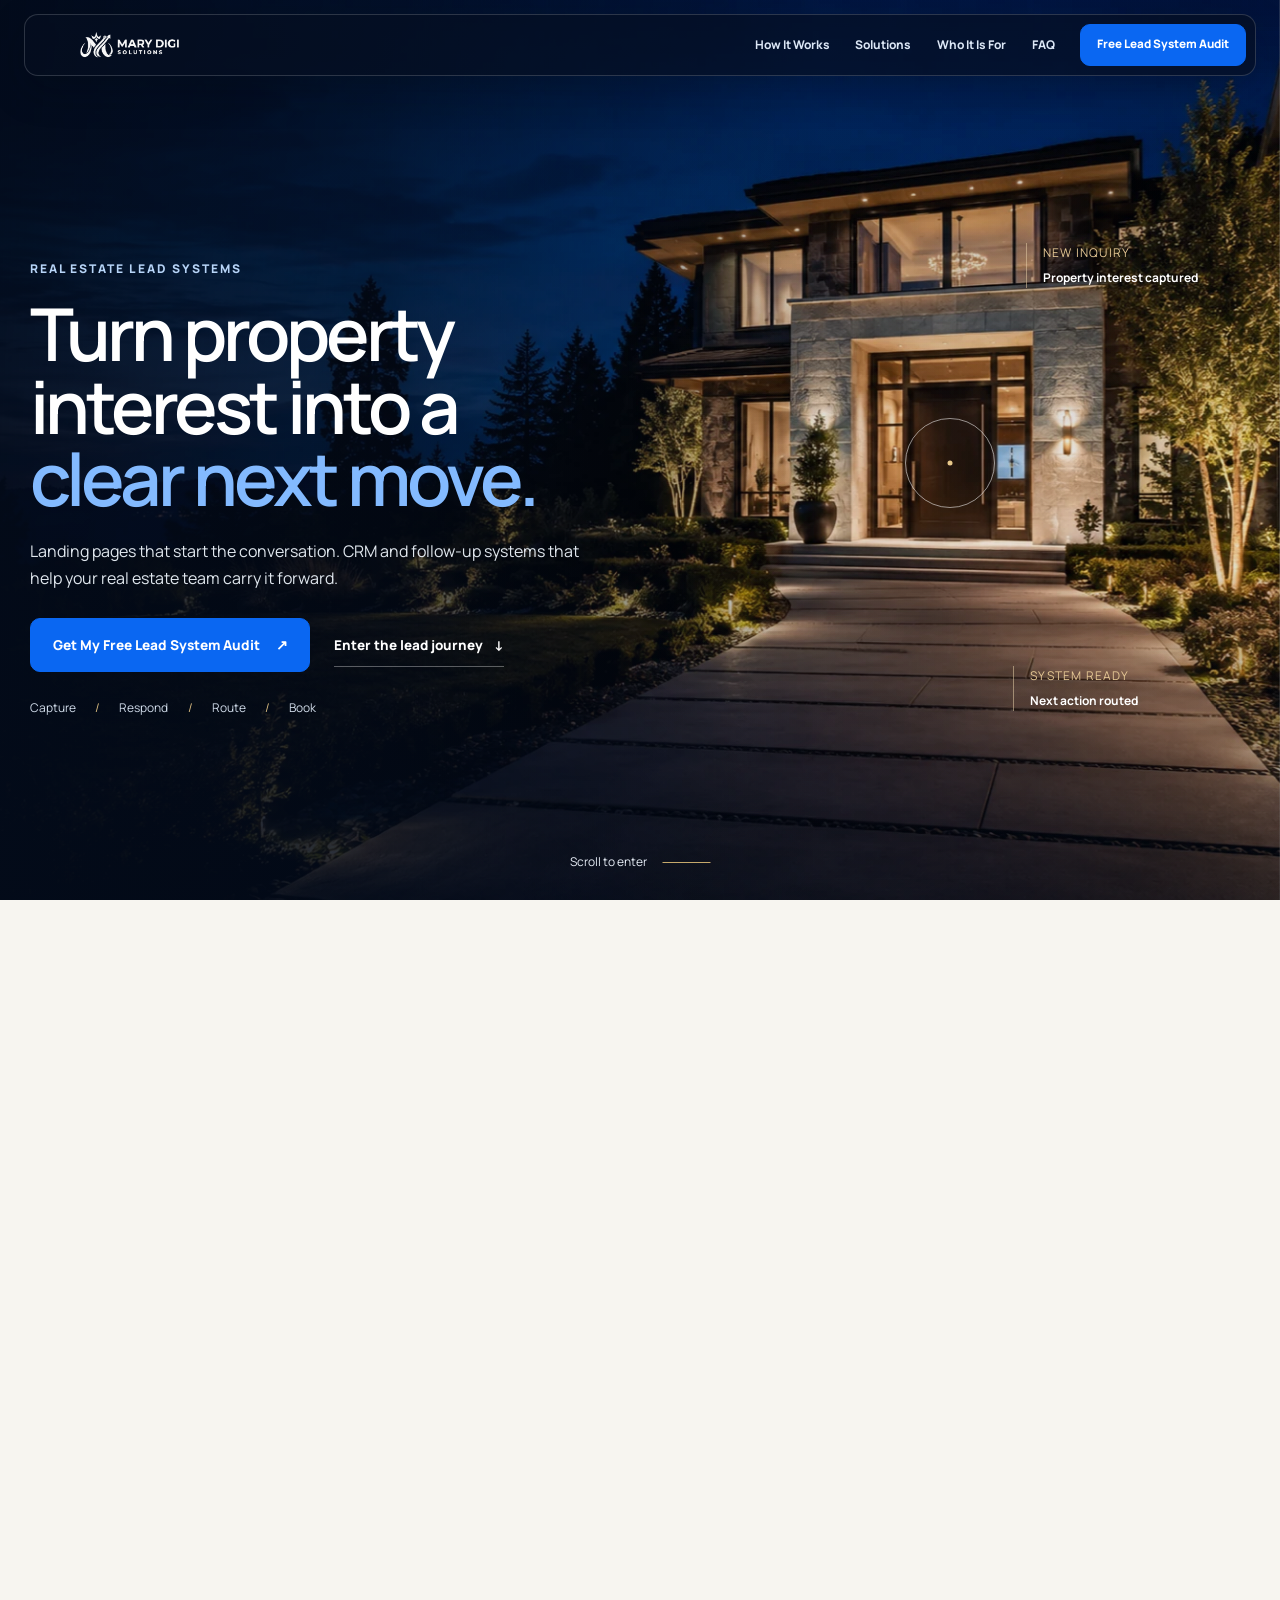
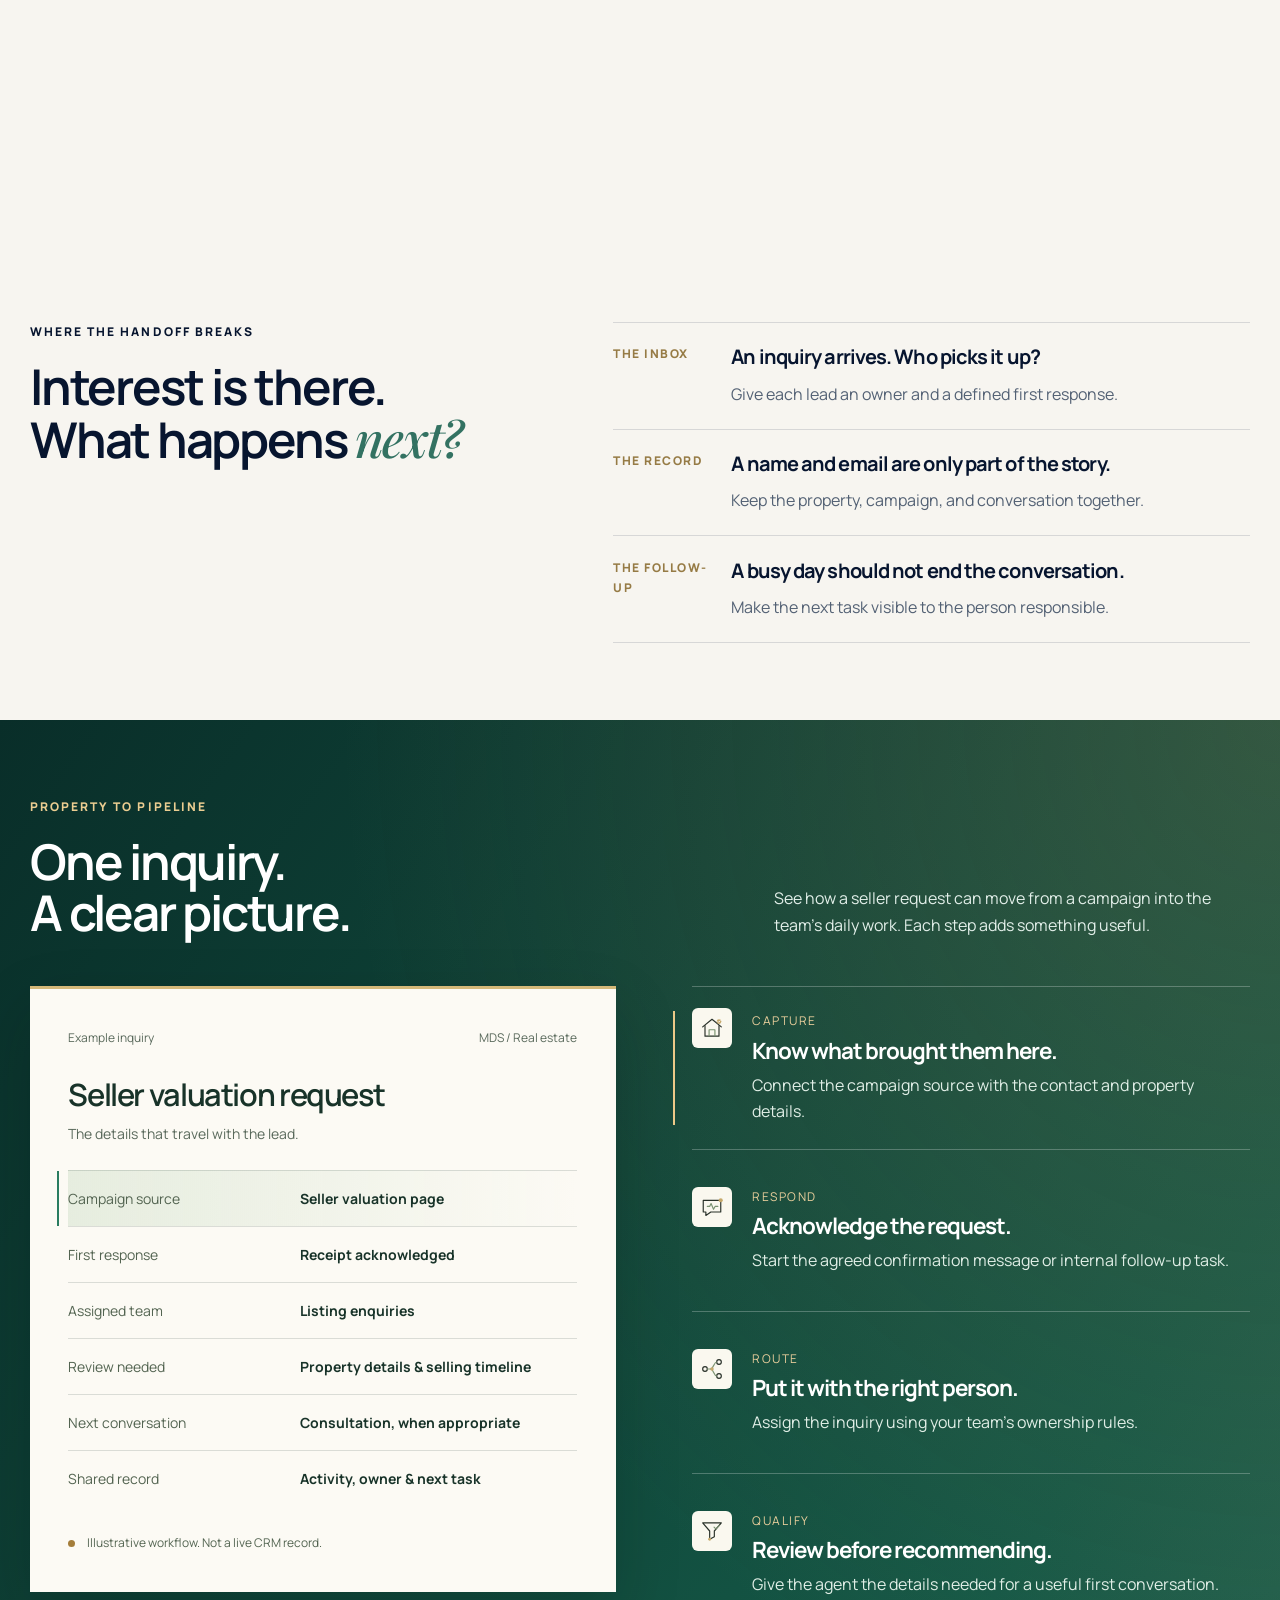
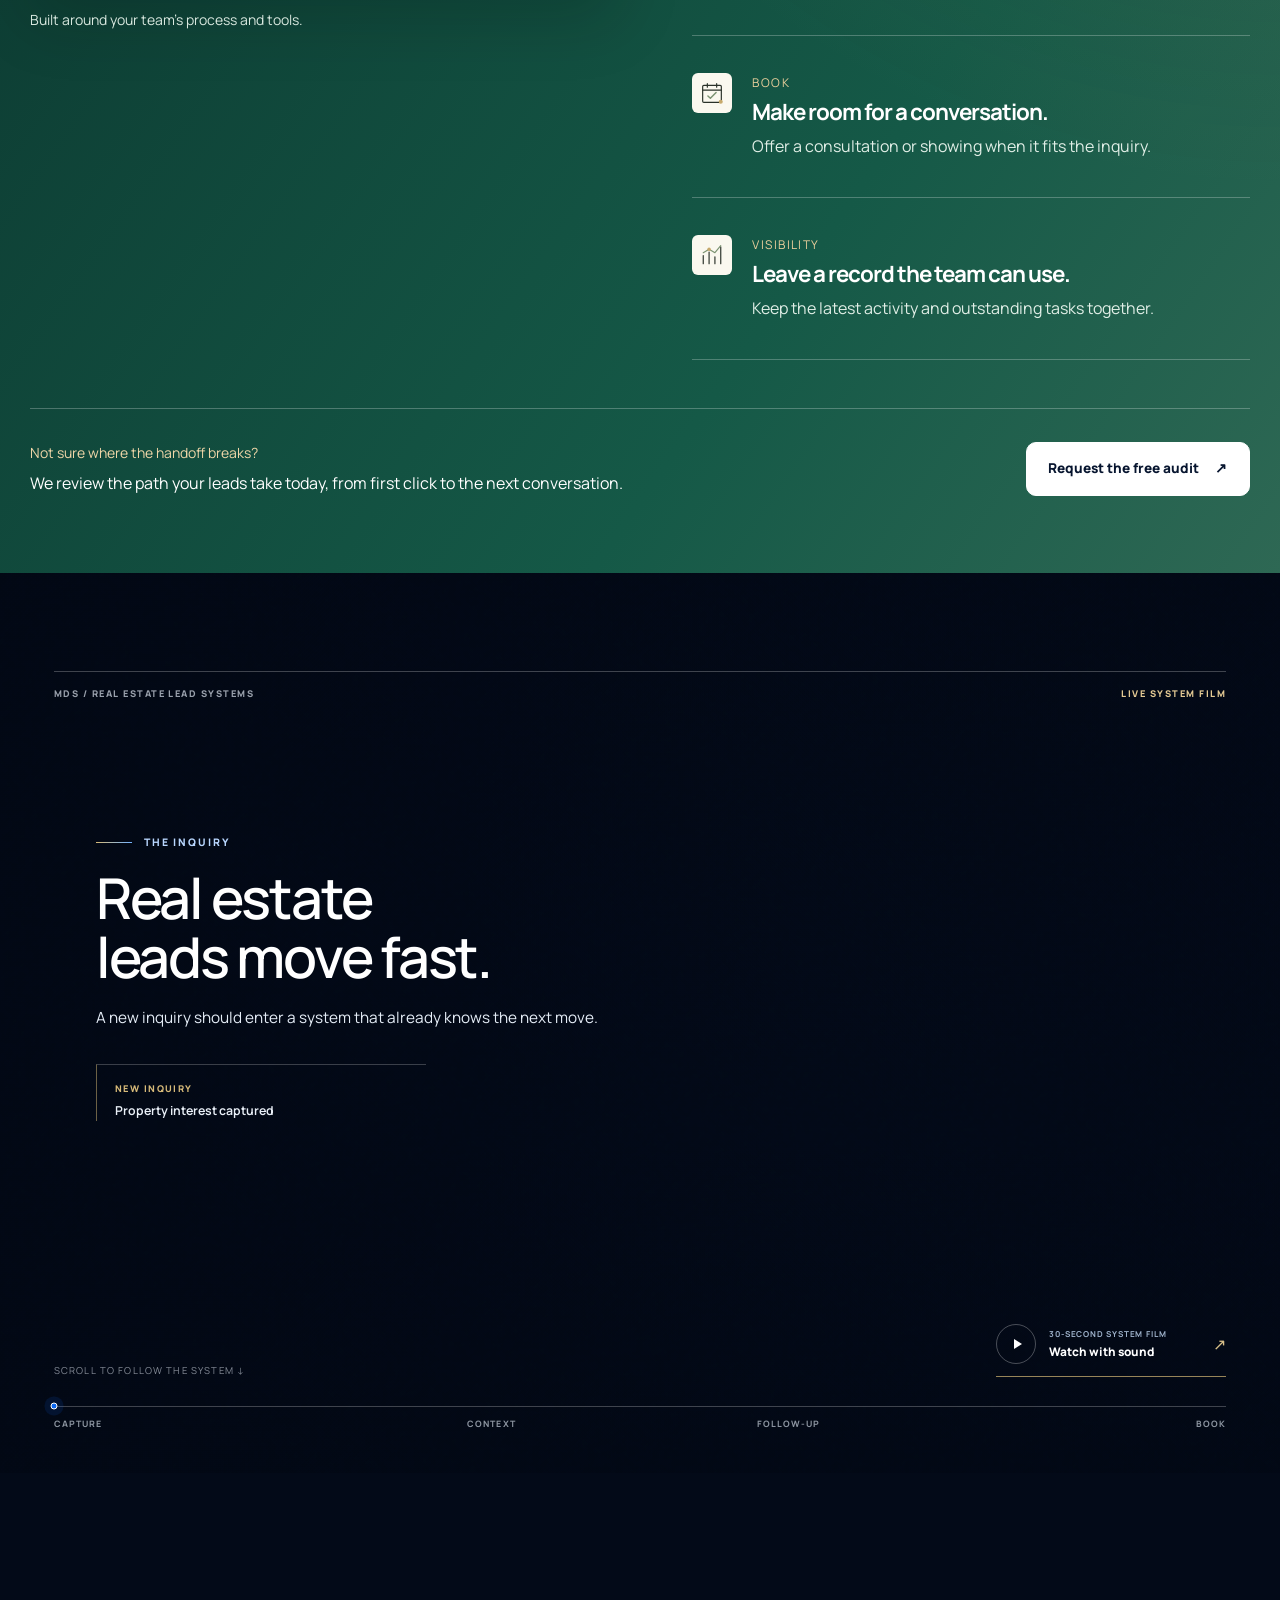
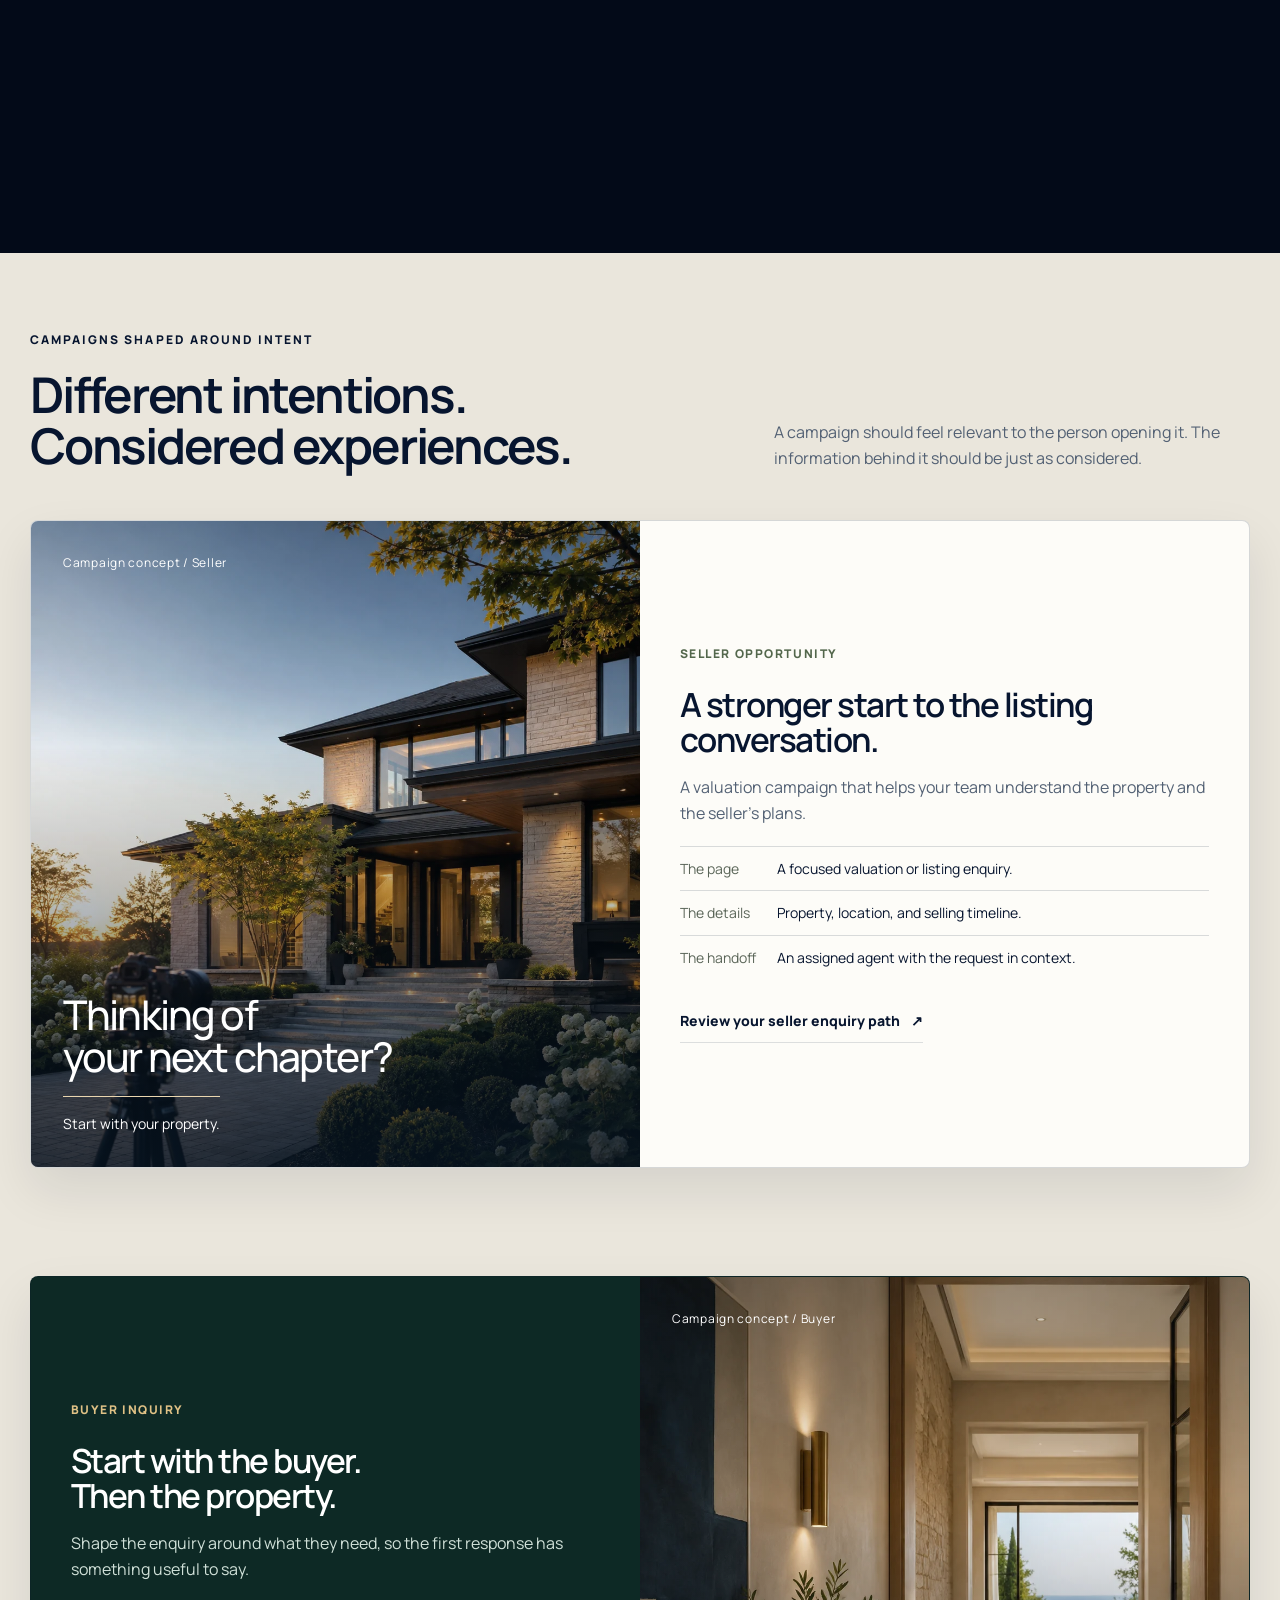
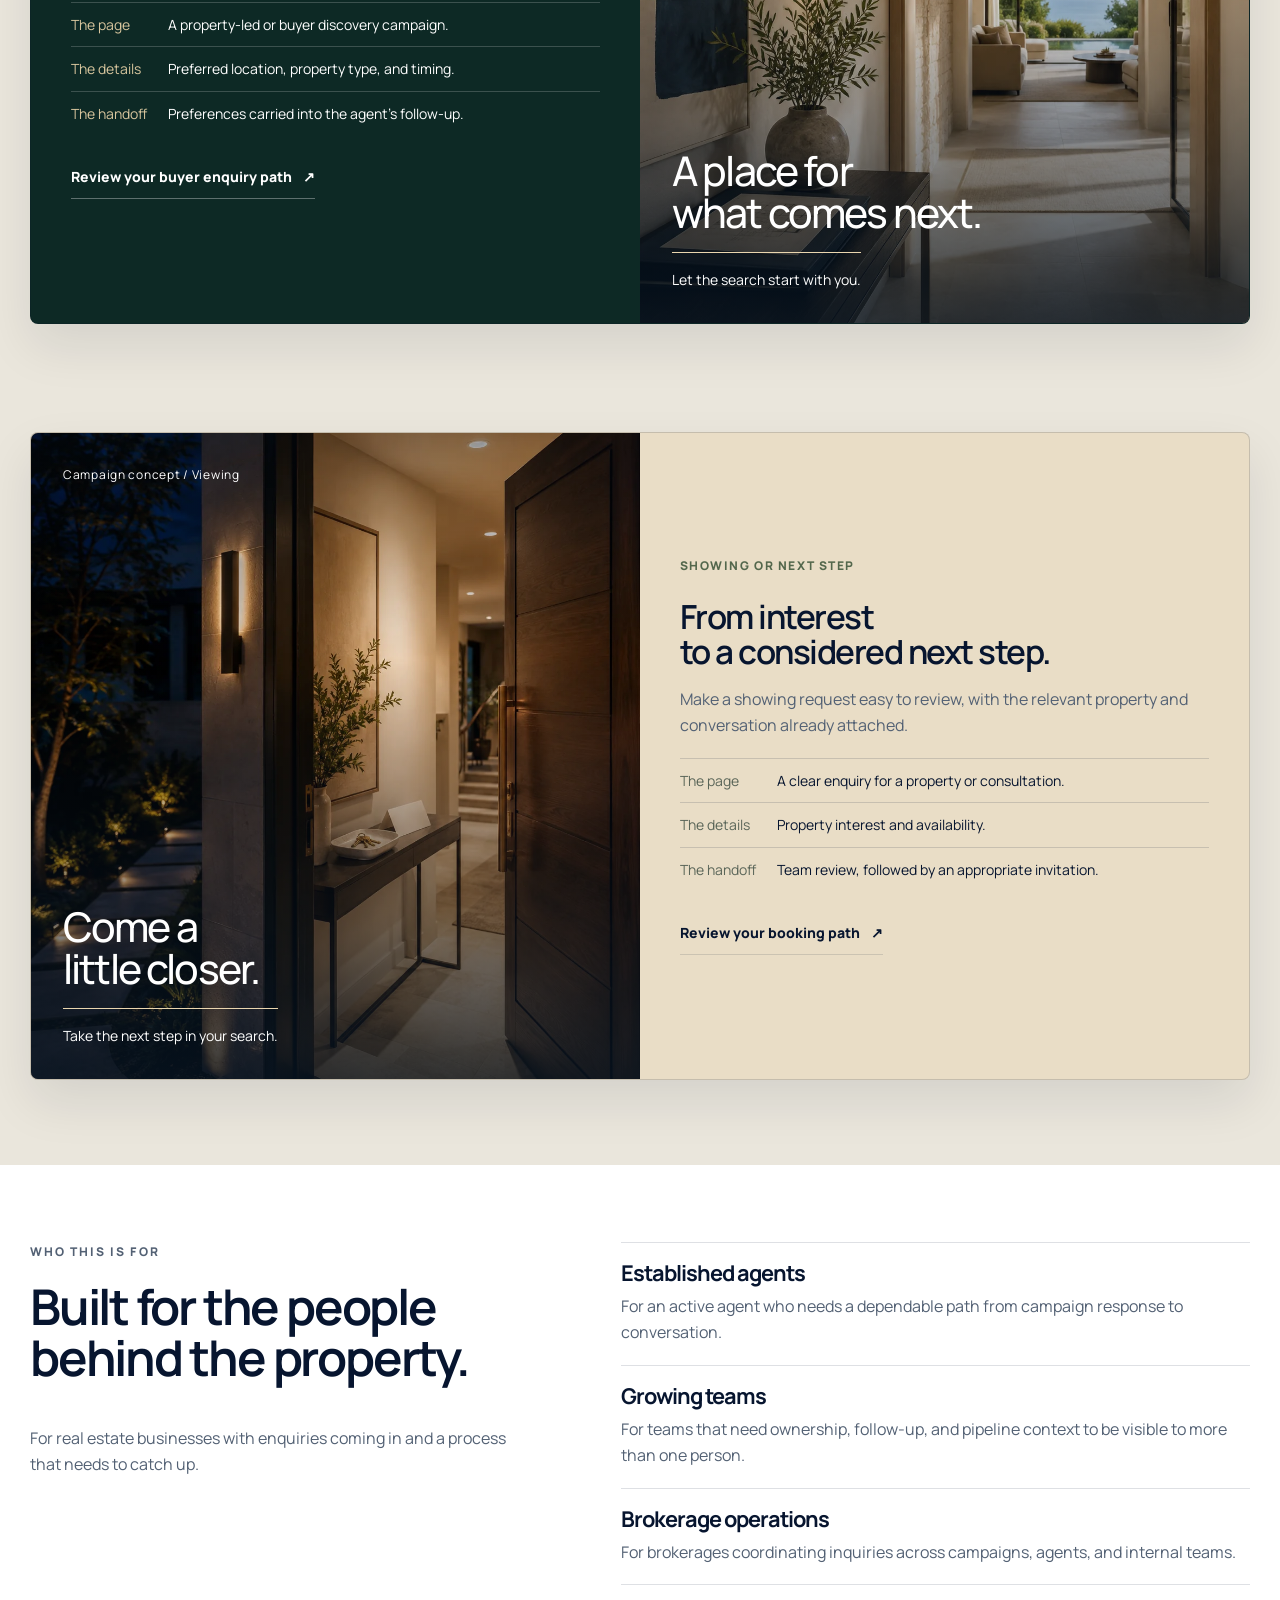
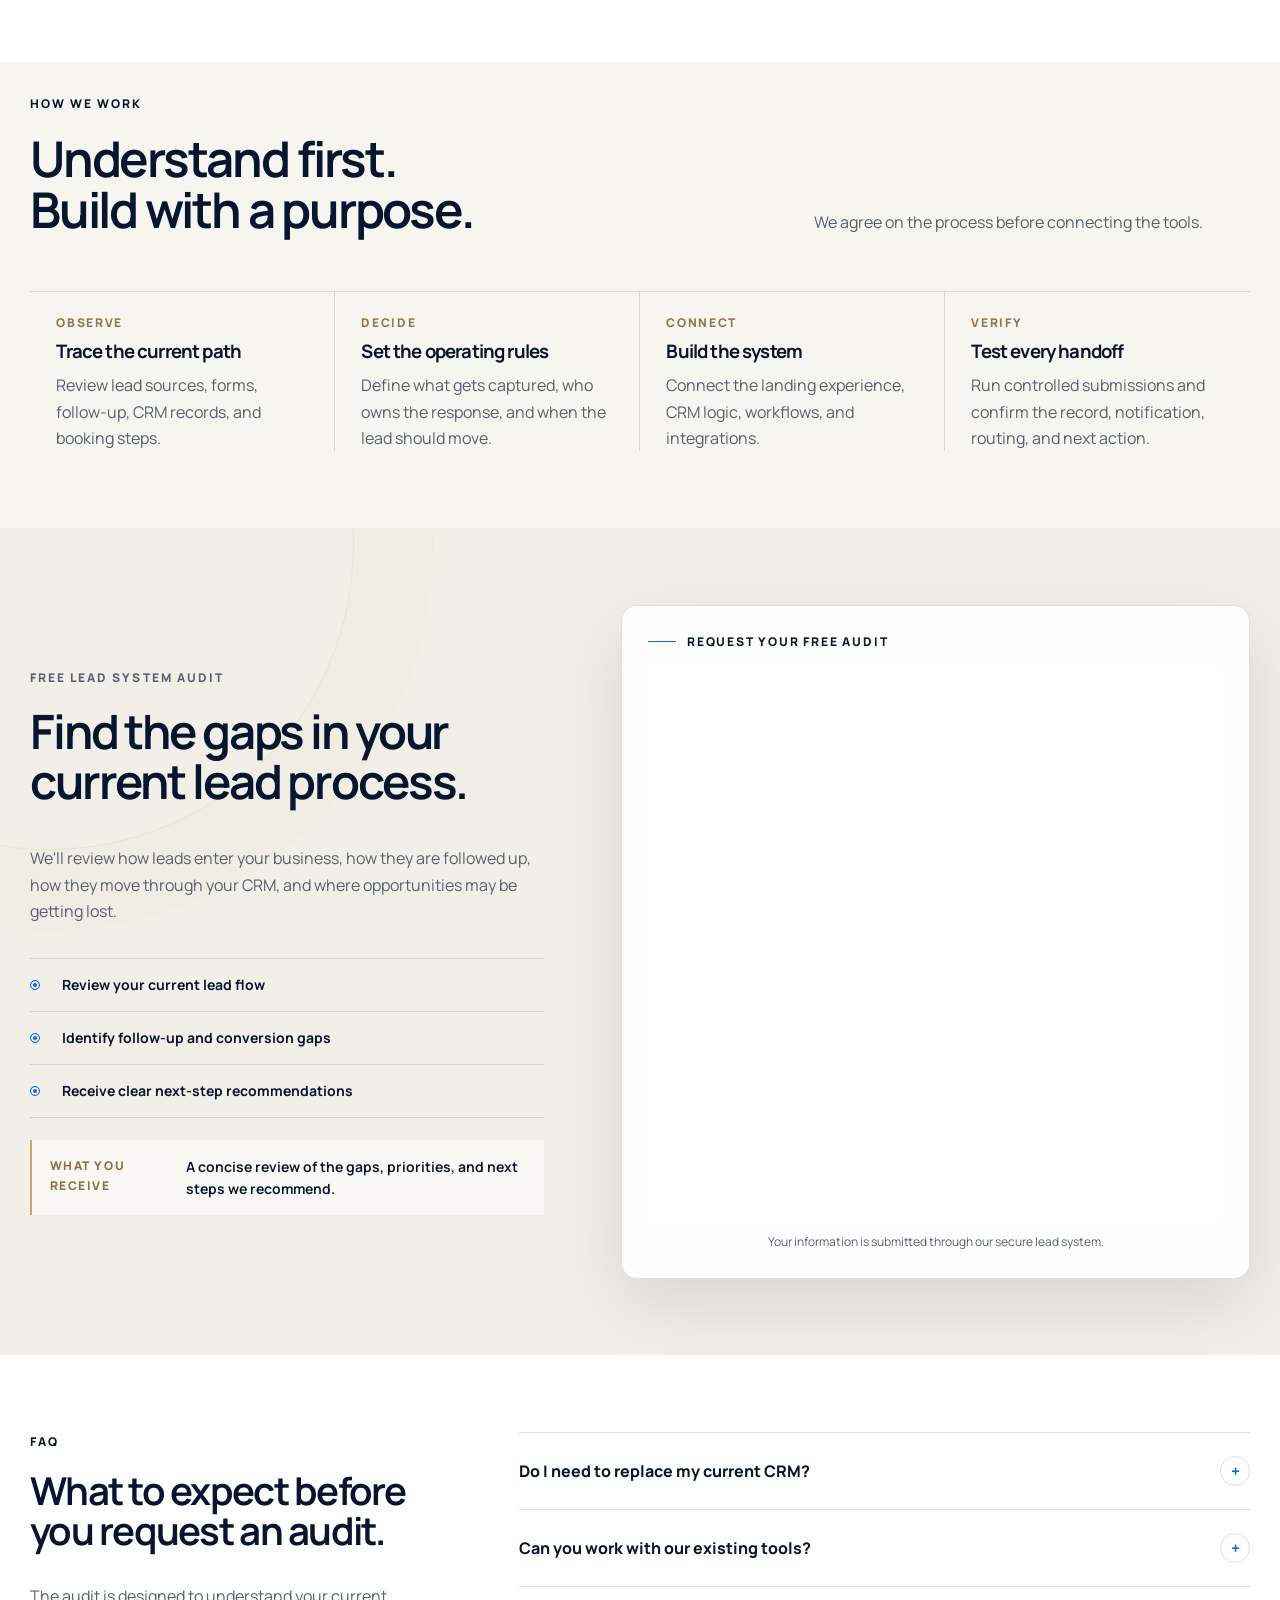
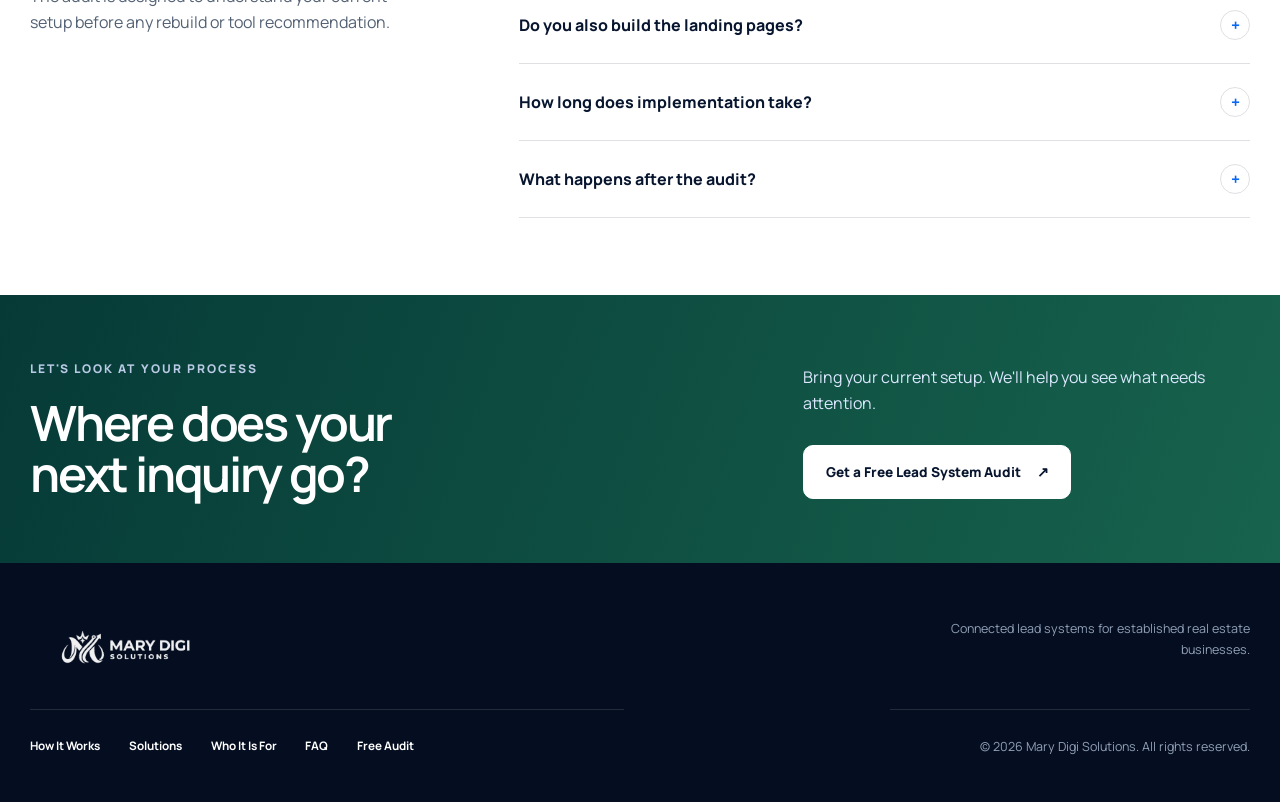
<file: index.html>
<!doctype html>
<html lang="en">
<head>
  <meta charset="utf-8">
  <meta name="viewport" content="width=device-width, initial-scale=1">
  <meta name="theme-color" content="#f7f5f0">
  <meta name="color-scheme" content="light">
  <meta name="description" content="Mary Digi Solutions builds connected lead systems for established real estate teams, brokerages, and agents, from inquiry to follow-up, qualification, and booking.">
  <title>Real Estate Lead Systems | Mary Digi Solutions</title>
  <link rel="preload" as="image" href="assets/images/real-estate-doorway-hero-v1.webp" type="image/webp" fetchpriority="high">
  <link rel="preconnect" href="https://fonts.googleapis.com">
  <link rel="preconnect" href="https://fonts.gstatic.com" crossorigin>
  <link href="https://fonts.googleapis.com/css2?family=Manrope:wght@400;500;600;700;800&family=Playfair+Display:ital,wght@1,500&display=swap" rel="stylesheet">
  <link rel="stylesheet" href="assets/css/style.css?v=9.0">
  <script src="assets/js/main.js?v=8.1" defer></script>
  <link rel="stylesheet" href="assets/css/video-story.css?v=2-polish">
  <script src="assets/js/video-story.js?v=2-polish" defer></script>
</head>
<body>
  <a class="skip-link" href="#main-content">Skip to main content</a>

  <header class="site-header" data-header>
    <div class="nav-shell">
      <a class="brand" href="#top" aria-label="Mary Digi Solutions home">
        <img src="assets/images/logo-horizontal-transparent-optimized.png" alt="Mary Digi Solutions" width="780" height="323" decoding="async">
      </a>
      <button class="menu-toggle" type="button" aria-expanded="false" aria-controls="site-menu" data-menu-toggle><span></span><span></span><span class="sr-only">Toggle menu</span></button>
      <nav class="site-nav" id="site-menu" data-menu aria-label="Primary navigation">
        <a href="#system">How It Works</a>
        <a href="#solutions">Solutions</a>
        <a href="#fit">Who It Is For</a>
        <a href="#faq">FAQ</a>
        <a class="button button--small" href="#audit">Free Lead System Audit</a>
      </nav>
    </div>
  </header>

  <a class="mobile-audit-cta" href="#audit" data-mobile-audit-cta aria-hidden="true" tabindex="-1">
    <span>Free lead system audit</span>
    <strong>Request yours <i aria-hidden="true">↗</i></strong>
  </a>

  <main id="main-content">
    <section class="hero" id="top" aria-labelledby="hero-title" data-portal-hero>
      <div class="hero__stage" data-hero-stage>
        <div class="hero__media" aria-hidden="true">
          <div class="hero__image-zoom" data-hero-zoom>
            <img src="assets/images/real-estate-doorway-hero-v1.webp" alt="" width="1672" height="941" fetchpriority="high" data-hero-image>
          </div>
          <div class="hero__image-shade"></div>
          <div class="hero__portal-wash"></div>
          <div class="hero__portal-world">
            <img src="assets/images/buyer-inquiry-campaign-v1.webp" alt="" width="1122" height="1402">
          </div>
          <div class="hero__door-assembly">
            <div class="hero__door-frame">
              <div class="hero__door-leaf"></div>
            </div>
          </div>
          <div class="hero__exit-blend"></div>
        </div>

        <div class="container hero__content">
          <div class="hero__copy" data-hero-copy>
            <p class="eyebrow">Real Estate Lead Systems</p>
            <h1 id="hero-title">Turn property interest into a <span>clear next move.</span></h1>
            <p class="hero__lede">Landing pages that start the conversation. CRM and follow-up systems that help your real estate team carry it forward.</p>
            <div class="hero__actions">
              <a class="button" href="#audit">Get My Free Lead System Audit <span aria-hidden="true">↗</span></a>
              <button class="text-link hero__enter" type="button" data-hero-enter>Enter the lead journey <span aria-hidden="true">↓</span></button>
            </div>
            <div class="hero__proofline" aria-label="Core capabilities">
              <span>Capture</span><span>Respond</span><span>Route</span><span>Book</span>
            </div>
          </div>
        </div>

        <div class="hero__signal hero__signal--inquiry" aria-hidden="true">
          <span></span>
          <small>New inquiry</small>
          <strong>Property interest captured</strong>
        </div>
        <div class="hero__signal hero__signal--route" aria-hidden="true">
          <span></span>
          <small>System ready</small>
          <strong>Next action routed</strong>
        </div>

        <div class="hero__portal-cue" aria-hidden="true" data-hero-portal>
          <span class="hero__portal-ring"></span>
          <span class="hero__portal-label">Enter the lead journey</span>
        </div>

        <div class="hero__threshold" data-hero-threshold>
          <p>Beyond the first click</p>
          <strong>A better experience.<br>On both sides of the inquiry.</strong>
        </div>

        <div class="hero__scroll-note" aria-hidden="true">
          <span>Scroll to enter</span>
          <i></i>
        </div>
      </div>
    </section>

    <section class="editorial-problem section" id="problem">
      <div class="container problem-grid">
        <div class="problem-heading reveal reveal--left">
          <p class="eyebrow eyebrow--dark">Where the handoff breaks</p>
          <h2>Interest is there.<br>What happens <i>next?</i></h2>
        </div>
        <div class="problem-stack">
          <article class="problem-item reveal reveal--row"><span>The inbox</span><div><h3>An inquiry arrives. Who picks it up?</h3><p>Give each lead an owner and a defined first response.</p></div></article>
          <article class="problem-item reveal reveal--row"><span>The record</span><div><h3>A name and email are only part of the story.</h3><p>Keep the property, campaign, and conversation together.</p></div></article>
          <article class="problem-item reveal reveal--row"><span>The follow-up</span><div><h3>A busy day should not end the conversation.</h3><p>Make the next task visible to the person responsible.</p></div></article>
        </div>
      </div>
    </section>

    <section class="system section" id="system" data-system-journey>
      <div class="container">
        <div class="system__intro reveal reveal--left">
          <div>
            <p class="eyebrow eyebrow--light">Property to pipeline</p>
            <h2>One inquiry.<br>A clear picture.</h2>
          </div>
          <p>See how a seller request can move from a campaign into the team's daily work. Each step adds something useful.</p>
        </div>

        <div class="system__journey">
          <div class="system__visual">
            <div class="inquiry-sheet" aria-label="Illustrative seller inquiry record">
              <div class="inquiry-sheet__head"><span>Example inquiry</span><span class="inquiry-sheet__seal">MDS / Real estate</span></div>
              <h3>Seller valuation request</h3>
              <p class="inquiry-sheet__intro">The details that travel with the lead.</p>
              <dl class="inquiry-record">
                <div data-record-stage="0" class="is-current"><dt>Campaign source</dt><dd>Seller valuation page</dd></div>
                <div data-record-stage="1"><dt>First response</dt><dd>Receipt acknowledged</dd></div>
                <div data-record-stage="2"><dt>Assigned team</dt><dd>Listing enquiries</dd></div>
                <div data-record-stage="3"><dt>Review needed</dt><dd>Property details &amp; selling timeline</dd></div>
                <div data-record-stage="4"><dt>Next conversation</dt><dd>Consultation, when appropriate</dd></div>
                <div data-record-stage="5"><dt>Shared record</dt><dd>Activity, owner &amp; next task</dd></div>
              </dl>
              <div class="inquiry-sheet__footer"><span class="record-indicator" aria-hidden="true"></span><p>Illustrative workflow. Not a live CRM record.</p></div>
            </div>
            <p class="system__visual-note">Built around your team's process and tools.</p>
          </div>

          <ol class="system__stages" aria-label="MDS lead system stages">
            <li class="system-stage is-active" data-system-stage="0">
              <img src="assets/icons/capture.svg" alt="" width="48" height="48">
              <div><span>Capture</span><h3>Know what brought them here.</h3><p>Connect the campaign source with the contact and property details.</p></div>
            </li>
            <li class="system-stage" data-system-stage="1">
              <img src="assets/icons/respond.svg" alt="" width="48" height="48">
              <div><span>Respond</span><h3>Acknowledge the request.</h3><p>Start the agreed confirmation message or internal follow-up task.</p></div>
            </li>
            <li class="system-stage" data-system-stage="2">
              <img src="assets/icons/route.svg" alt="" width="48" height="48">
              <div><span>Route</span><h3>Put it with the right person.</h3><p>Assign the inquiry using your team's ownership rules.</p></div>
            </li>
            <li class="system-stage" data-system-stage="3">
              <img src="assets/icons/qualify.svg" alt="" width="48" height="48">
              <div><span>Qualify</span><h3>Review before recommending.</h3><p>Give the agent the details needed for a useful first conversation.</p></div>
            </li>
            <li class="system-stage" data-system-stage="4">
              <img src="assets/icons/book.svg" alt="" width="48" height="48">
              <div><span>Book</span><h3>Make room for a conversation.</h3><p>Offer a consultation or showing when it fits the inquiry.</p></div>
            </li>
            <li class="system-stage" data-system-stage="5">
              <img src="assets/icons/measure.svg" alt="" width="48" height="48">
              <div><span>Visibility</span><h3>Leave a record the team can use.</h3><p>Keep the latest activity and outstanding tasks together.</p></div>
            </li>
          </ol>
        </div>

        <div class="system-audit reveal reveal--line">
          <div>
            <small>Not sure where the handoff breaks?</small>
            <p>We review the path your leads take today, from first click to the next conversation.</p>
          </div>
          <a class="button button--light" href="#audit">Request the free audit <span aria-hidden="true">↗</span></a>
        </div>
      </div>
    </section>

    <section class="cinematic-story" id="demo" aria-labelledby="cinematic-story-title" data-cinematic-story data-active-beat="0">
      <div class="cinematic-story__stage" data-cinematic-stage>
        <div class="cinematic-story__media" data-cinematic-media>
          <div class="cinematic-story__poster" aria-hidden="true"></div>
          <iframe
            class="cinematic-story__player"
            data-cinematic-player
            data-video-id="64HUMVre1QM"
            title="Mary Digi Solutions Real Estate Lead System overview"
            loading="lazy"
            referrerpolicy="strict-origin-when-cross-origin"
            allow="autoplay; encrypted-media; picture-in-picture"
            tabindex="-1"></iframe>
          <div class="cinematic-story__wash" aria-hidden="true"></div>
          <div class="cinematic-story__grain" aria-hidden="true"></div>
        </div>

        <div class="cinematic-story__chrome" aria-hidden="true">
          <span>MDS / REAL ESTATE LEAD SYSTEMS</span>
          <span data-video-mode-label>LIVE SYSTEM FILM</span>
        </div>

        <div class="cinematic-story__story" data-cinematic-copy>
          <article class="cinematic-story__beat cinematic-story__beat--left is-active" data-story-beat="0">
            <p class="cinematic-story__eyebrow"><span></span> The inquiry</p>
            <h2 id="cinematic-story-title">Real estate leads move fast.</h2>
            <p>A new inquiry should enter a system that already knows the next move.</p>
            <div class="cinematic-story__telemetry" aria-hidden="true">
              <small>NEW INQUIRY</small><strong>Property interest captured</strong>
            </div>
          </article>

          <article class="cinematic-story__beat cinematic-story__beat--right" data-story-beat="1">
            <p class="cinematic-story__eyebrow"><span></span> The handoff</p>
            <h2>Every inquiry should know where it goes next.</h2>
            <p>Source, contact context, and ownership stay together instead of disappearing between tools.</p>
            <div class="cinematic-story__telemetry" aria-hidden="true">
              <small>CRM CONTEXT</small><strong>Owner + source attached</strong>
            </div>
          </article>

          <article class="cinematic-story__beat cinematic-story__beat--left cinematic-story__beat--lower" data-story-beat="2">
            <p class="cinematic-story__eyebrow"><span></span> The follow-up</p>
            <h2>Follow-up becomes a system, not a memory.</h2>
            <p>Response, qualification, and routing move forward while your team stays focused on the conversation.</p>
            <div class="cinematic-story__telemetry" aria-hidden="true">
              <small>AUTOMATION</small><strong>Follow-up triggered</strong>
            </div>
          </article>

          <article class="cinematic-story__beat cinematic-story__beat--center" data-story-beat="3">
            <p class="cinematic-story__eyebrow"><span></span> The next move</p>
            <h2>Turn property interest into a connected pipeline.</h2>
            <p>From first click to the right conversation, every step has a clearer next move.</p>
            <a class="cinematic-story__cta" href="#audit">Get My Free Lead System Audit <span aria-hidden="true">↗</span></a>
          </article>
        </div>

        <div class="cinematic-story__signal" aria-hidden="true">
          <div class="cinematic-story__signal-track"><i data-story-progress></i><b data-story-dot></b></div>
          <div class="cinematic-story__signal-labels">
            <span>Capture</span><span>Context</span><span>Follow-Up</span><span>Book</span>
          </div>
        </div>

        <button class="cinematic-story__watch" type="button" data-video-watch aria-label="Watch the system film with sound">
          <span class="cinematic-story__watch-mark" aria-hidden="true"><i></i></span>
          <span><small>30-second system film</small><strong>Watch with sound</strong></span>
          <em aria-hidden="true">↗</em>
        </button>

        <div class="cinematic-story__viewer" data-video-viewer aria-hidden="true">
          <div class="cinematic-story__viewer-head">
            <div><small>MDS / REAL ESTATE</small><strong>Connected Lead System</strong></div>
            <button type="button" data-video-close aria-label="Return to the scroll story">Return to story <span aria-hidden="true">×</span></button>
          </div>
          <div class="cinematic-story__feedback"><p data-video-feedback></p><a href="https://www.youtube.com/watch?v=64HUMVre1QM" target="_blank" rel="noopener">Open on YouTube <span aria-hidden="true">↗</span></a></div>
          <div class="cinematic-story__controls" data-video-controls>
            <button type="button" class="cinematic-story__control" data-video-toggle aria-label="Pause video"><span data-video-toggle-icon>Ⅱ</span></button>
            <span class="cinematic-story__time" data-video-current>0:00</span>
            <button type="button" class="cinematic-story__scrub" data-video-scrub aria-label="Seek through video"><i data-video-buffer></i><b data-video-played></b><span data-video-handle></span></button>
            <span class="cinematic-story__time" data-video-duration>0:30</span>
            <button type="button" class="cinematic-story__control cinematic-story__sound" data-video-mute aria-label="Mute video"><span data-video-sound-icon>Sound on</span></button>
          </div>
        </div>

        <p class="cinematic-story__hint" data-story-hint>Scroll to follow the system <span aria-hidden="true">↓</span></p>
        <span class="sr-only" aria-live="polite" data-video-status></span>
      </div>
    </section>

    <section class="solutions section" id="solutions">
      <div class="container">
        <div class="campaign-intro reveal reveal--left">
          <p class="eyebrow eyebrow--dark">Campaigns shaped around intent</p>
          <h2>Different intentions.<br>Considered experiences.</h2>
          <p>A campaign should feel relevant to the person opening it. The information behind it should be just as considered.</p>
        </div>

        <div class="campaign-sequence" data-campaign-sequence>
          <article class="campaign-panel campaign-panel--seller" data-campaign-panel>
            <figure><img src="assets/images/seller-lead-campaign-v1.webp" alt="A luxury residence prepared for professional property marketing" width="1122" height="1402" loading="lazy" decoding="async"><figcaption class="campaign-creative"><span>Campaign concept / Seller</span><strong>Thinking of<br>your next chapter?</strong><small>Start with your property.</small></figcaption></figure>
            <div class="campaign-panel__copy reveal reveal--right">
              <span class="campaign-panel__number">Seller opportunity</span>
              <h3>A stronger start to the listing conversation.</h3>
              <p>A valuation campaign that helps your team understand the property and the seller's plans.</p>
              <details class="campaign-details" data-campaign-details open><summary>Explore the seller workflow <b aria-hidden="true">+</b></summary><dl class="campaign-spec"><div><dt>The page</dt><dd>A focused valuation or listing enquiry.</dd></div><div><dt>The details</dt><dd>Property, location, and selling timeline.</dd></div><div><dt>The handoff</dt><dd>An assigned agent with the request in context.</dd></div></dl></details>
              <a class="text-link" href="#audit">Review your seller enquiry path <span aria-hidden="true">↗</span></a>
            </div>
          </article>

          <article class="campaign-panel campaign-panel--buyer" data-campaign-panel>
            <figure><img src="assets/images/buyer-inquiry-campaign-v1.webp" alt="A refined residence interior leading through a sequence of open rooms" width="1122" height="1402" loading="lazy" decoding="async"><figcaption class="campaign-creative"><span>Campaign concept / Buyer</span><strong>A place for<br>what comes next.</strong><small>Let the search start with you.</small></figcaption></figure>
            <div class="campaign-panel__copy reveal reveal--left">
              <span class="campaign-panel__number">Buyer inquiry</span>
              <h3>Start with the buyer.<br>Then the property.</h3>
              <p>Shape the enquiry around what they need, so the first response has something useful to say.</p>
              <details class="campaign-details" data-campaign-details open><summary>Explore the buyer workflow <b aria-hidden="true">+</b></summary><dl class="campaign-spec"><div><dt>The page</dt><dd>A property-led or buyer discovery campaign.</dd></div><div><dt>The details</dt><dd>Preferred location, property type, and timing.</dd></div><div><dt>The handoff</dt><dd>Preferences carried into the agent's follow-up.</dd></div></dl></details>
              <a class="text-link" href="#audit">Review your buyer enquiry path <span aria-hidden="true">↗</span></a>
            </div>
          </article>

          <article class="campaign-panel campaign-panel--showing" data-campaign-panel>
            <figure><img src="assets/images/showing-booking-campaign-v1.webp" alt="An illuminated modern home entrance with an open front door" width="1122" height="1402" loading="lazy" decoding="async"><figcaption class="campaign-creative"><span>Campaign concept / Viewing</span><strong>Come a<br>little closer.</strong><small>Take the next step in your search.</small></figcaption></figure>
            <div class="campaign-panel__copy reveal reveal--right">
              <span class="campaign-panel__number">Showing or next step</span>
              <h3>From interest<br>to a considered next step.</h3>
              <p>Make a showing request easy to review, with the relevant property and conversation already attached.</p>
              <details class="campaign-details" data-campaign-details open><summary>Explore the viewing workflow <b aria-hidden="true">+</b></summary><dl class="campaign-spec"><div><dt>The page</dt><dd>A clear enquiry for a property or consultation.</dd></div><div><dt>The details</dt><dd>Property interest and availability.</dd></div><div><dt>The handoff</dt><dd>Team review, followed by an appropriate invitation.</dd></div></dl></details>
              <a class="text-link" href="#audit">Review your booking path <span aria-hidden="true">↗</span></a>
            </div>
          </article>
        </div>
      </div>
    </section>

    <section class="fit section" id="fit">
      <div class="container fit-grid">
        <div class="fit-statement reveal reveal--left"><p class="eyebrow eyebrow--dark">Who this is for</p><h2>Built for the people<br>behind the property.</h2><p>For real estate businesses with enquiries coming in and a process that needs to catch up.</p></div>
        <div class="fit-list"><article class="reveal reveal--row"><h3>Established agents</h3><p>For an active agent who needs a dependable path from campaign response to conversation.</p></article><article class="reveal reveal--row"><h3>Growing teams</h3><p>For teams that need ownership, follow-up, and pipeline context to be visible to more than one person.</p></article><article class="reveal reveal--row"><h3>Brokerage operations</h3><p>For brokerages coordinating inquiries across campaigns, agents, and internal teams.</p></article></div>
      </div>
    </section>

    <section class="process section">
      <div class="container">
        <div class="section-head reveal reveal--left"><div><p class="eyebrow eyebrow--dark">How we work</p><h2>Understand first.<br>Build with a purpose.</h2></div><p>We agree on the process before connecting the tools.</p></div>
        <ol class="process-list" aria-label="MDS implementation process">
          <li class="reveal reveal--route"><div><small>Observe</small><h3>Trace the current path</h3><p>Review lead sources, forms, follow-up, CRM records, and booking steps.</p></div></li>
          <li class="reveal reveal--route"><div><small>Decide</small><h3>Set the operating rules</h3><p>Define what gets captured, who owns the response, and when the lead should move.</p></div></li>
          <li class="reveal reveal--route"><div><small>Connect</small><h3>Build the system</h3><p>Connect the landing experience, CRM logic, workflows, and integrations.</p></div></li>
          <li class="reveal reveal--route"><div><small>Verify</small><h3>Test every handoff</h3><p>Run controlled submissions and confirm the record, notification, routing, and next action.</p></div></li>
        </ol>
      </div>
    </section>

    <section class="audit section" id="audit">
      <div class="container audit__grid">
        <div class="audit__copy reveal reveal--left">
          <p class="eyebrow eyebrow--dark">Free Lead System Audit</p>
          <h2>Find the gaps in your current lead process.</h2>
          <p>We'll review how leads enter your business, how they are followed up, how they move through your CRM, and where opportunities may be getting lost.</p>
          <ul class="audit__trust"><li>Review your current lead flow</li><li>Identify follow-up and conversion gaps</li><li>Receive clear next-step recommendations</li></ul>
          <aside class="audit-output"><span>What you receive</span><p>A concise review of the gaps, priorities, and next steps we recommend.</p></aside>
        </div>
        <div class="audit-form-shell reveal reveal--right">
          <div class="audit-form-shell__label"><span></span> Request Your Free Audit</div>
          <div class="audit-form-shell__embed">
            <iframe
              src="https://api.leadconnectorhq.com/widget/form/Uk3maPeea8YSKDYQ3C6U"
              style="width:100%;height:560px;border:none;border-radius:8px;pointer-events:auto"
              id="inline-Uk3maPeea8YSKDYQ3C6U"
              data-layout="{'id':'INLINE'}"
              data-trigger-type="alwaysShow"
              data-trigger-value=""
              data-activation-type="alwaysActivated"
              data-activation-value=""
              data-deactivation-type="neverDeactivate"
              data-deactivation-value=""
              data-form-name="MDS | Real Estate Lead System Audit"
              data-height="560"
              data-layout-iframe-id="inline-Uk3maPeea8YSKDYQ3C6U"
              data-form-id="Uk3maPeea8YSKDYQ3C6U"
              data-cookie-consent="true"
              data-cookie-consent-provider="auto"
              title="MDS | Real Estate Lead System Audit"></iframe>
          </div>
          <p class="audit-form-shell__note">Your information is submitted through our secure lead system.</p>
        </div>
        <script src="https://link.msgsndr.com/js/form_embed.js"></script>
      </div>
    </section>

    <section class="faq section" id="faq">
      <div class="container faq-grid">
        <div class="faq-heading reveal reveal--left"><p class="eyebrow eyebrow--dark">FAQ</p><h2>What to expect before you request an audit.</h2><p>The audit is designed to understand your current setup before any rebuild or tool recommendation.</p></div>
        <div class="faq-list reveal reveal--right">
          <details><summary>Do I need to replace my current CRM?<span>+</span></summary><p>Not necessarily. We first review whether your current CRM can support the lead journey you need before recommending a change.</p></details>
          <details><summary>Can you work with our existing tools?<span>+</span></summary><p>Yes. The goal is to improve what already makes sense and only introduce new tools when there is a clear reason.</p></details>
          <details><summary>Do you also build the landing pages?<span>+</span></summary><p>Yes. The landing experience can be custom-coded so the campaign message, form, follow-up, and routing work as one system.</p></details>
          <details><summary>How long does implementation take?<span>+</span></summary><p>Timing depends on scope and existing systems. After the audit we can recommend a realistic implementation plan.</p></details>
          <details><summary>What happens after the audit?<span>+</span></summary><p>We identify the gaps, clarify priorities, and outline practical next steps. You decide whether you want MDS to implement them.</p></details>
        </div>
      </div>
    </section>

    <section class="closing">
      <div class="container closing-inner reveal reveal--scale"><div class="closing__statement"><p class="eyebrow eyebrow--light">Let's look at your process</p><h2>Where does your<br>next inquiry go?</h2></div><div class="closing__action"><p>Bring your current setup. We'll help you see what needs attention.</p><a class="button button--light" href="#audit">Get a Free Lead System Audit <span aria-hidden="true">↗</span></a></div></div>
    </section>
  </main>

  <footer class="site-footer">
    <div class="container footer-grid"><a class="footer-brand" href="#top"><img src="assets/images/logo-horizontal-transparent-optimized.png" alt="Mary Digi Solutions" width="780" height="323" loading="lazy" decoding="async"></a><p>Connected lead systems for established real estate businesses.</p><nav aria-label="Footer"><a href="#system">How It Works</a><a href="#solutions">Solutions</a><a href="#fit">Who It Is For</a><a href="#faq">FAQ</a><a href="#audit">Free Audit</a></nav><p class="copyright">© <span data-year></span> Mary Digi Solutions. All rights reserved.</p></div>
  </footer>
</body>
</html>
</file>
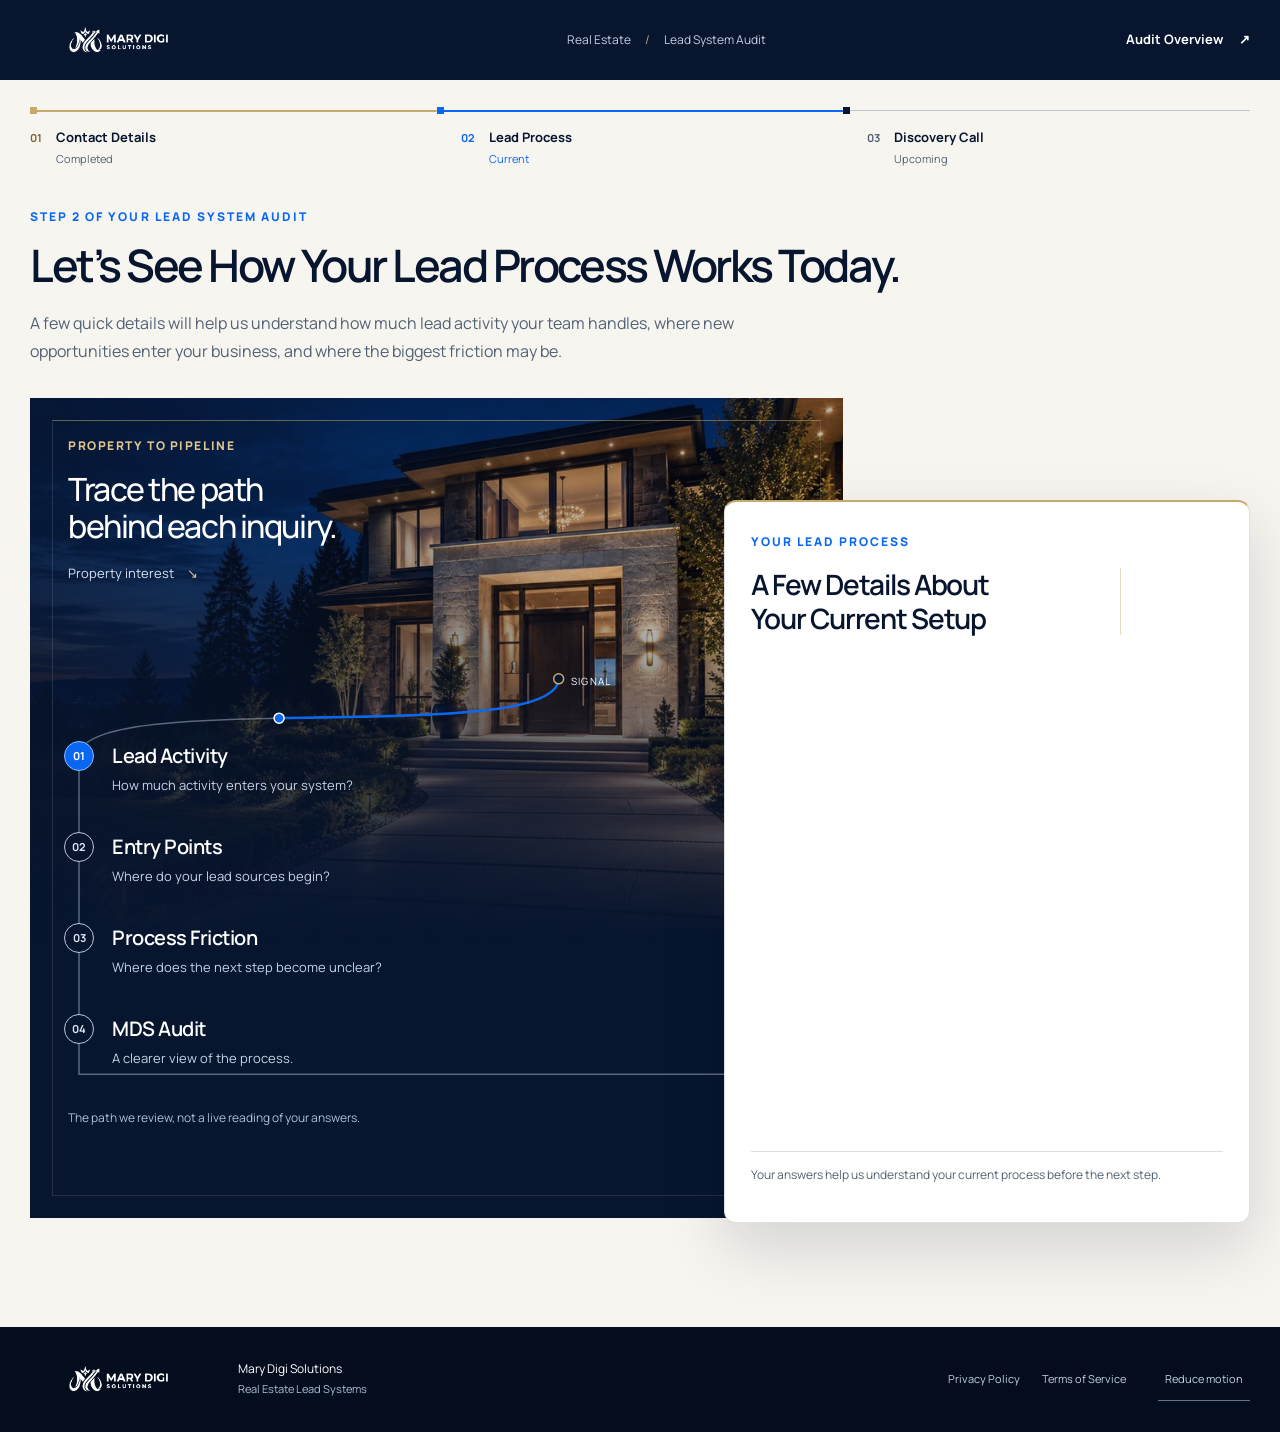
<file: real-estate/diagnostic/index.html>
<!doctype html><html><head><meta charset="utf-8"><meta name="robots" content="noindex"><meta http-equiv="refresh" content="0;url=/step-2.html"><title>Redirecting…</title></head><body><script>location.replace('/step-2.html')</script><a href="/step-2.html">Continue</a></body></html>
</file>
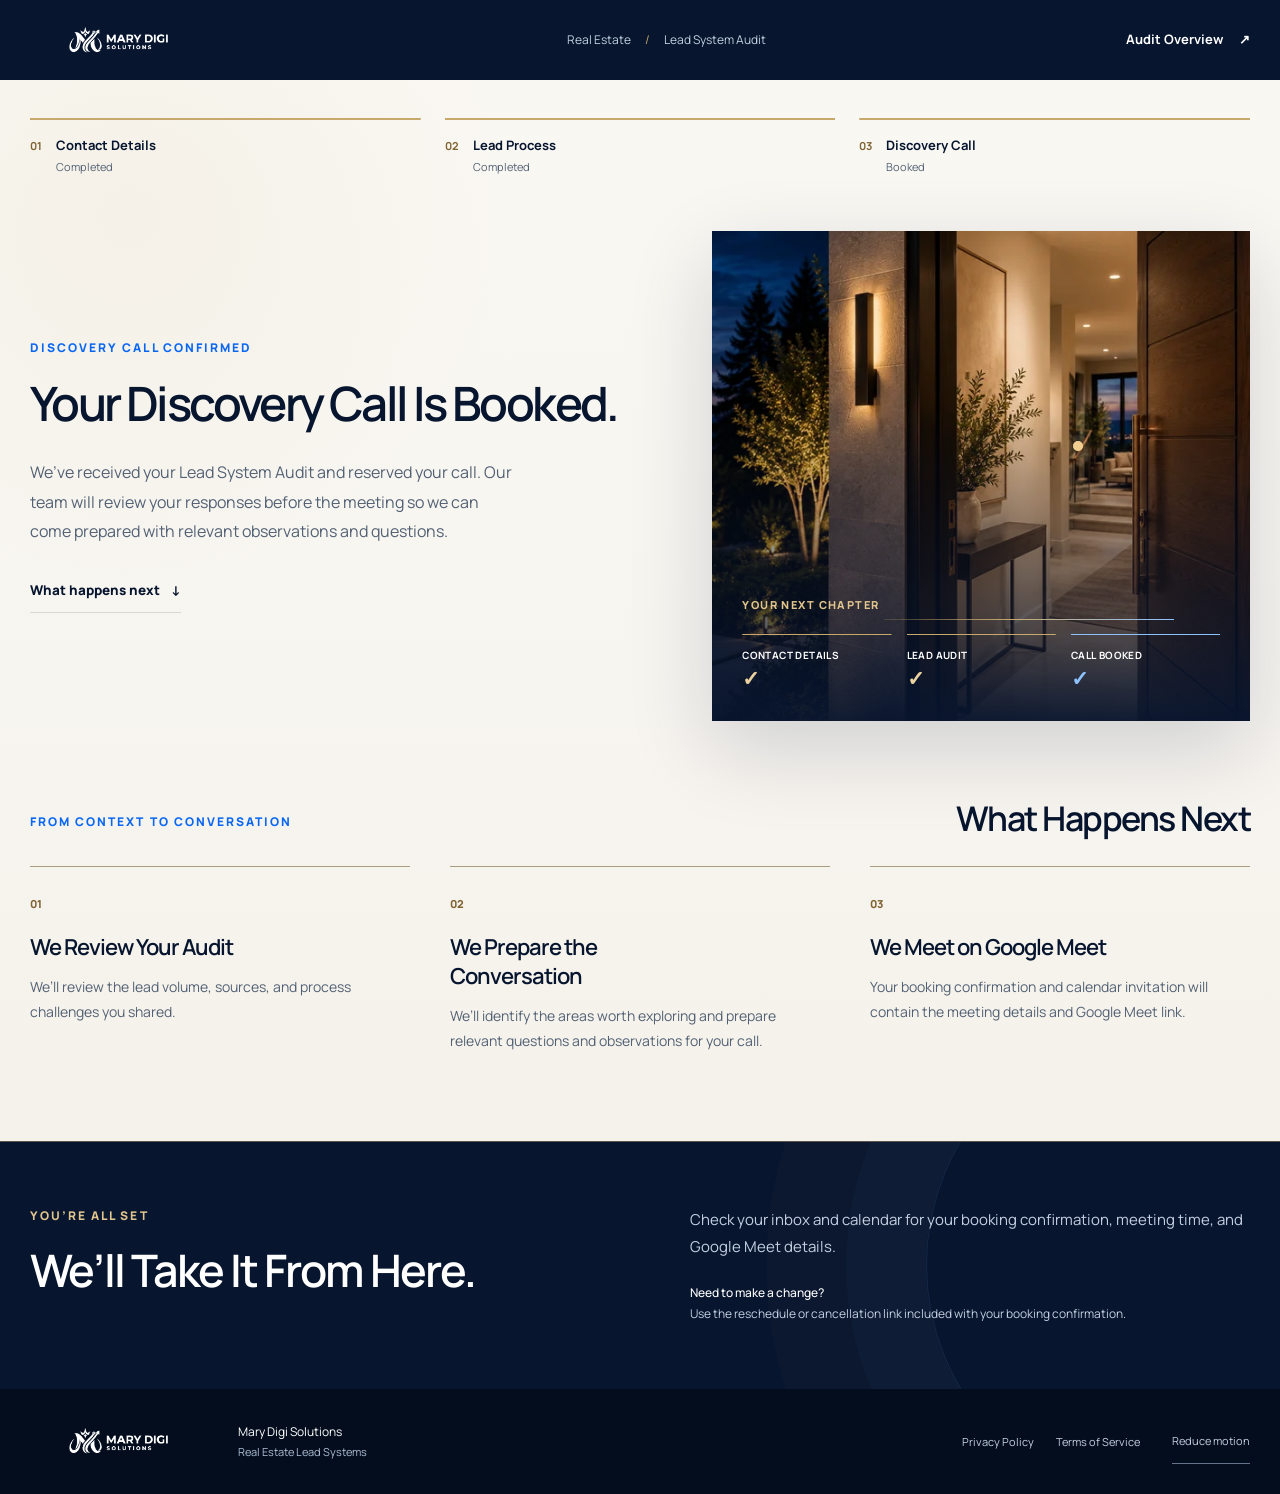
<file: real-estate/thank-you/index.html>
<!doctype html><html><head><meta charset="utf-8"><meta name="robots" content="noindex"><meta http-equiv="refresh" content="0;url=/thank-you.html"><title>Redirecting…</title></head><body><script>location.replace('/thank-you.html')</script><a href="/thank-you.html">Continue</a></body></html>
</file>
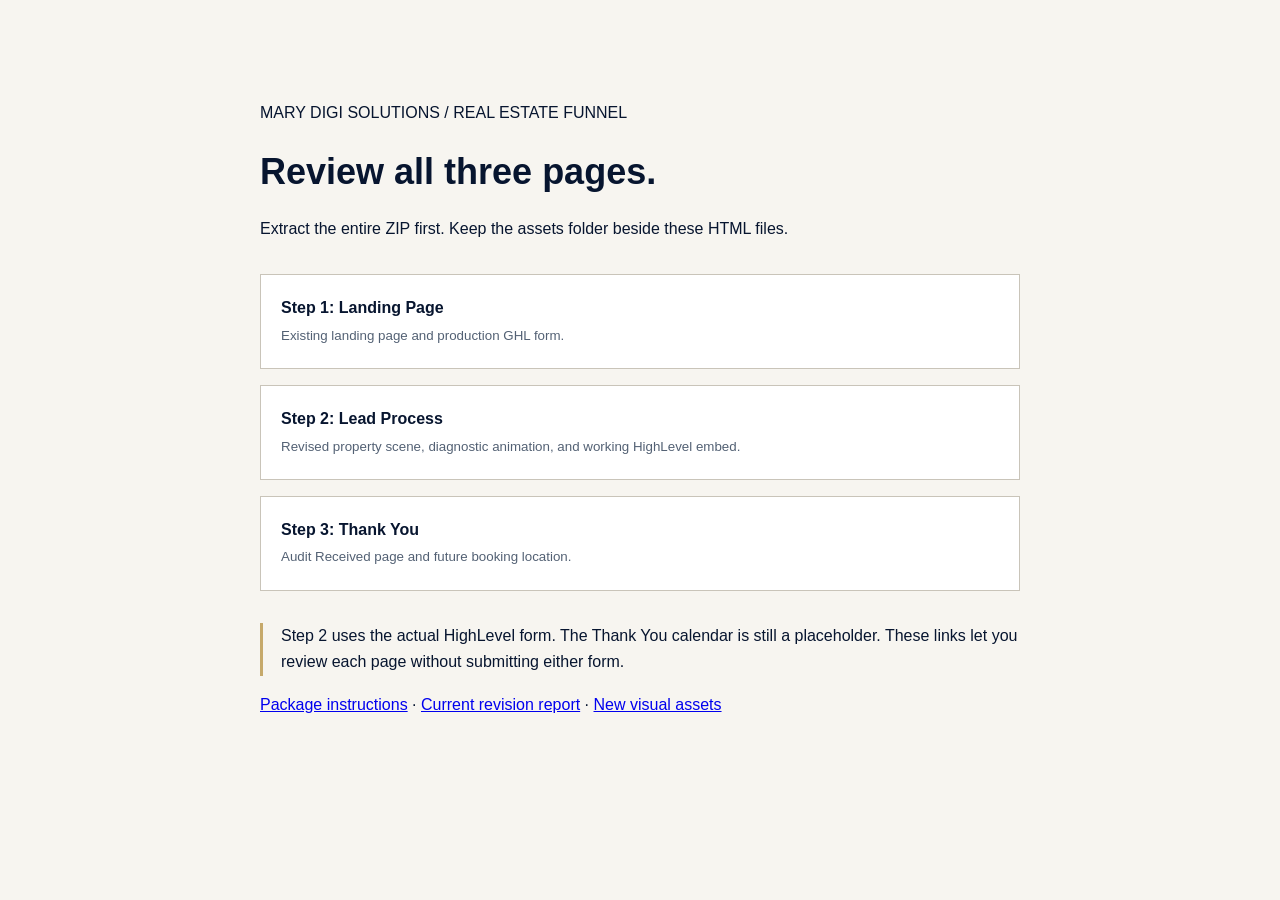
<file: START-HERE.html>
<!doctype html>
<html lang="en">
<head>
<meta charset="utf-8">
<meta name="viewport" content="width=device-width,initial-scale=1">
<title>MDS Funnel Review</title>
<style>
body { margin:0; background:#f7f5f0; color:#07152f; font:16px/1.65 Arial,sans-serif; }
main { max-width:760px; margin:60px auto; padding:24px; }
h1 { font-size:36px; line-height:1.15; }
nav { display:grid; gap:16px; margin:32px 0; }
nav a { padding:20px; border:1px solid #c9c4b9; color:#07152f; text-decoration:none; background:white; }
nav a:hover, nav a:focus-visible { outline:2px solid #0a67f2; }
strong { display:block; }
small { color:#536174; }
.note { border-left:3px solid #c6a96b; padding-left:18px; }
</style>
</head>
<body><main>
<p>MARY DIGI SOLUTIONS / REAL ESTATE FUNNEL</p>
<h1>Review all three pages.</h1>
<p>Extract the entire ZIP first. Keep the assets folder beside these HTML files.</p>
<nav aria-label="Review pages">
<a href="index.html"><strong>Step 1: Landing Page</strong><small>Existing landing page and production GHL form.</small></a>
<a href="step-2.html"><strong>Step 2: Lead Process</strong><small>Revised property scene, diagnostic animation, and working HighLevel embed.</small></a>
<a href="thank-you.html"><strong>Step 3: Thank You</strong><small>Audit Received page and future booking location.</small></a>
</nav>
<p class="note">Step 2 uses the actual HighLevel form. The Thank You calendar is still a placeholder. These links let you review each page without submitting either form.</p>
<p><a href="README-REVIEW.md">Package instructions</a> · <a href="STEP-2-SCENE-REVISION-AND-QA.md">Current revision report</a> · <a href="ASSET-ART-DIRECTION.md">New visual assets</a></p>
</main></body></html>
</file>
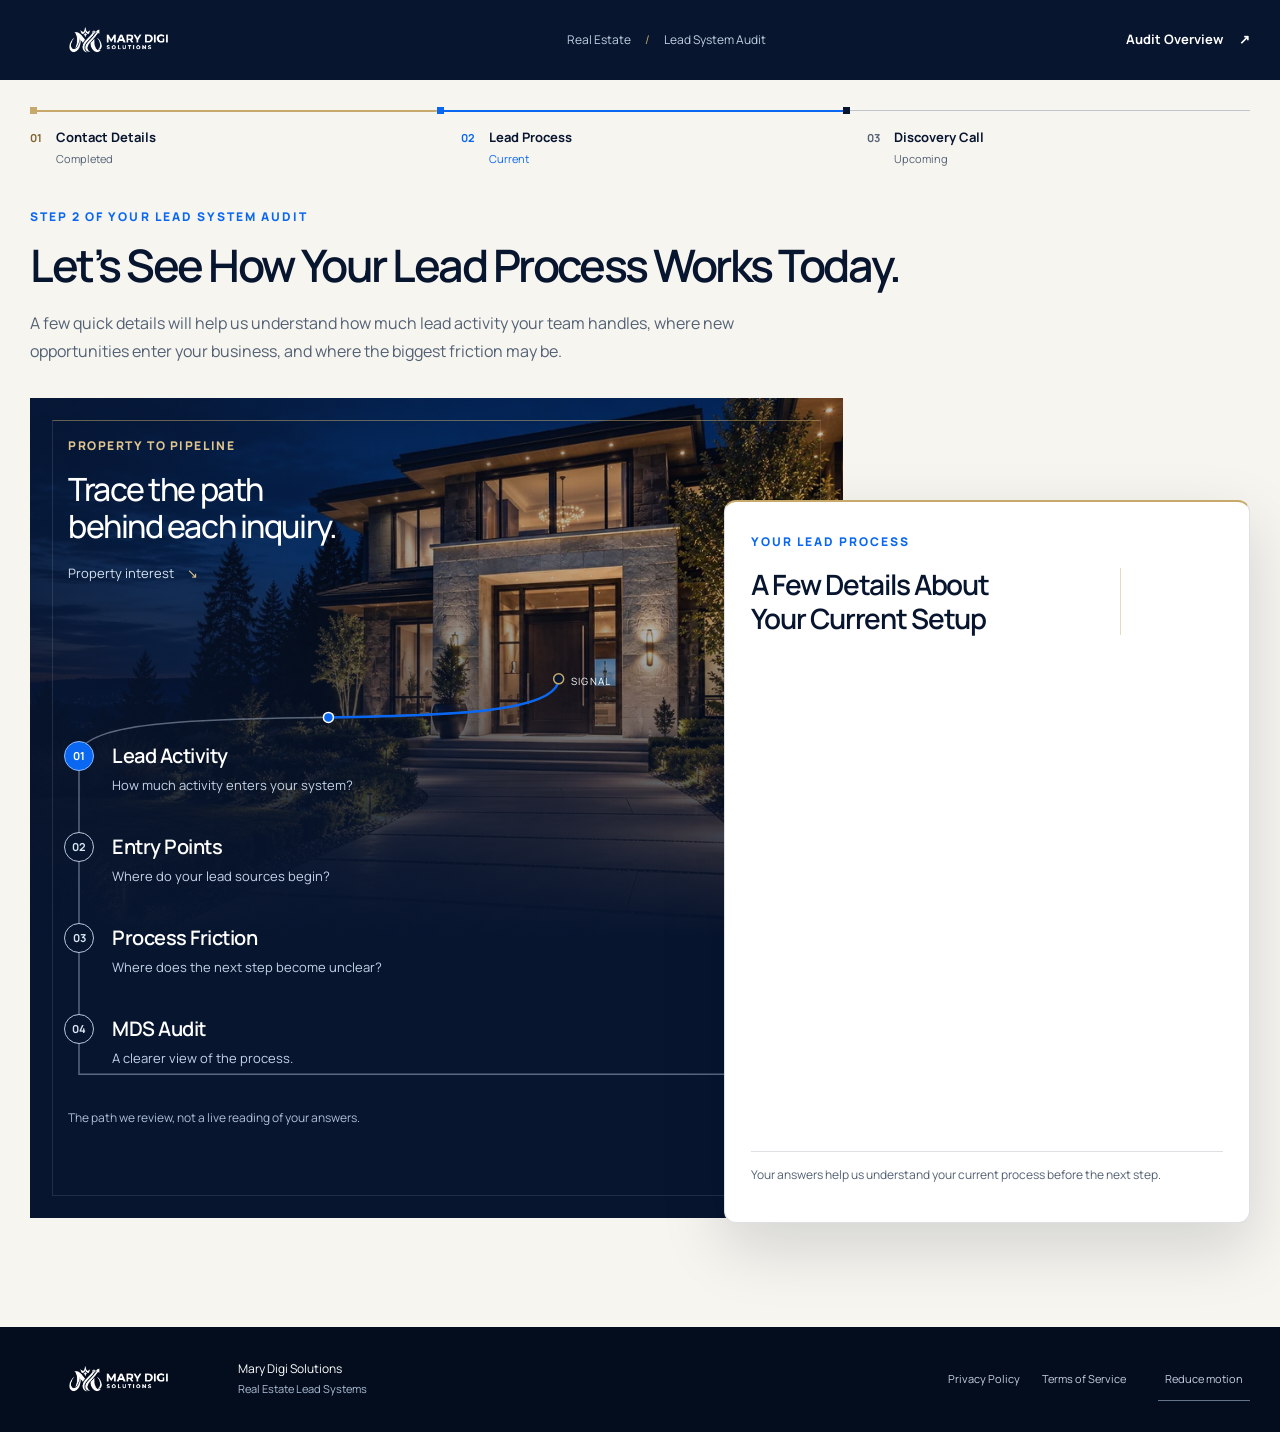
<file: step-2.html>
<!doctype html>
<html lang="en">
<head>
  <meta charset="utf-8">
  <meta name="viewport" content="width=device-width, initial-scale=1">
  <meta name="robots" content="noindex, nofollow">
  <meta name="description" content="The next chapter of your Mary Digi Solutions Real Estate Lead System Audit.">
  <title>Your Lead Process | Mary Digi Solutions</title>
  <link rel="preconnect" href="https://fonts.googleapis.com">
  <link rel="preconnect" href="https://fonts.gstatic.com" crossorigin>
  <link href="https://fonts.googleapis.com/css2?family=Manrope:wght@400;500;600;700;800&display=swap" rel="stylesheet">
  <link rel="stylesheet" href="assets/css/style.css?v=audit-chapters-4-interaction-fix">
  <link rel="stylesheet" href="assets/css/diagnostic-scene.css?v=2-interaction-fix">
  <link rel="stylesheet" href="assets/css/booking-flow.css?v=5-polish">
  <script src="assets/js/diagnostic-scene.js?v=1" defer></script>
  <script src="assets/js/booking-flow.js?v=5-polish" defer></script>
</head>
<body class="audit-chapter diagnostic-chapter" data-audit-chapter>
  <a class="skip-link" href="#main">Skip to content</a>
  <header class="chapter-header">
    <nav class="container chapter-nav" aria-label="Audit navigation">
      <a class="chapter-brand" href="/" aria-label="Mary Digi Solutions home"><img src="assets/images/logo-horizontal-transparent-optimized.png" width="780" height="323" alt="Mary Digi Solutions"></a>
      <span class="chapter-breadcrumb">Real Estate <span aria-hidden="true">/</span> Lead System Audit</span>
      <a class="chapter-overview" href="/#audit">Audit Overview <span aria-hidden="true">↗</span></a>
    </nav>
  </header>
  <main id="main" class="container chapter-main">
    <ol class="chapter-progress" aria-label="Audit progress" data-audit-progress>
      <li class="is-complete"><span class="chapter-progress-number">01</span><span><strong>Contact Details</strong><small>Completed</small></span></li>
      <li class="is-current" aria-current="step" data-progress-audit><span class="chapter-progress-number">02</span><span><strong>Lead Process</strong><small data-progress-audit-label>Current</small></span></li>
      <li data-progress-booking><span class="chapter-progress-number">03</span><span><strong>Discovery Call</strong><small data-progress-booking-label>Upcoming</small></span></li>
    </ol>
    <section class="diagnostic-intro" aria-labelledby="diagnostic-title">
      <div data-chapter-reveal>
        <p class="eyebrow">STEP 2 OF YOUR LEAD SYSTEM AUDIT</p>
        <h1 id="diagnostic-title">Let’s See How Your Lead Process Works Today.</h1>
      </div>
      <p class="chapter-lede">A few quick details will help us understand how much lead activity your team handles, where new opportunities enter your business, and where the biggest friction may be.</p>
    </section>
    <div class="diagnostic-scene" data-diagnostic-scene>
      <section class="scene-environment" aria-labelledby="journey-title">
        <div class="scene-property">
          <img src="assets/images/real-estate/diagnostic/dusk-residence-diagnostic-1536.webp" srcset="assets/images/real-estate/diagnostic/dusk-residence-diagnostic-640.webp 640w, assets/images/real-estate/diagnostic/dusk-residence-diagnostic-960.webp 960w, assets/images/real-estate/diagnostic/dusk-residence-diagnostic-1536.webp 1536w" sizes="(max-width: 900px) 100vw, 820px" width="1536" height="1024" alt="A closer view of the stone residence and illuminated walnut doorway at dusk" fetchpriority="high" data-scene-image data-focal-x=".65" data-focal-y=".52">
        </div>
        <div class="scene-frame" aria-hidden="true"></div>
        <header class="scene-caption">
          <p class="chapter-kicker">PROPERTY TO PIPELINE</p>
          <h2 id="journey-title">Trace the path<br>behind each inquiry.</h2>
          <p class="scene-origin-label">Property interest <span aria-hidden="true">↘</span></p>
        </header>
        <svg class="scene-system" aria-hidden="true" preserveAspectRatio="none" data-scene-svg>
          <path class="scene-wire" data-scene-wire></path>
          <path class="scene-trace" data-scene-trace></path>
          <circle class="scene-origin" r="5" data-scene-origin></circle>
          <circle class="scene-signal" r="5" data-scene-signal></circle>
        </svg>
        <span class="scene-signal-label" aria-hidden="true">SIGNAL</span>
        <ol class="scene-stages" aria-label="Diagnostic journey">
          <li><button class="scene-step is-active" type="button" aria-pressed="true"><span class="scene-node">01</span><span><strong>Lead Activity</strong><small>How much activity enters your system?</small></span></button></li>
          <li><button class="scene-step" type="button" aria-pressed="false"><span class="scene-node">02</span><span><strong>Entry Points</strong><small>Where do your lead sources begin?</small></span></button></li>
          <li><button class="scene-step" type="button" aria-pressed="false"><span class="scene-node">03</span><span><strong>Process Friction</strong><small>Where does the next step become unclear?</small></span></button></li>
          <li><button class="scene-step" type="button" aria-pressed="false"><span class="scene-node">04</span><span><strong>MDS Audit</strong><small>A clearer view of the process.</small></span></button></li>
        </ol>
        <p class="scene-footnote">The path we review, not a live reading of your answers.</p>
      </section>
      <section class="diagnostic-form-container scene-form" aria-labelledby="form-title" data-audit-form-card>
        <div data-audit-form-state>
          <p class="eyebrow">YOUR LEAD PROCESS</p>
          <h2 id="form-title">A Few Details About Your Current Setup</h2>
        <!-- GHL STEP 2 FORM EMBED START -->
          <div class="diagnostic-form-shell" data-ghl-form-shell>
            <iframe
              data-widget-src="https://api.leadconnectorhq.com/widget/form/GpcWTTzFwcsi3RDNqexC"
              data-ghl-widget="form"
              style="width:100%;height:var(--diagnostic-form-height,480px);border:none;border-radius:10px;pointer-events:auto"
              id="inline-GpcWTTzFwcsi3RDNqexC"
              data-layout="{'id':'INLINE'}"
              data-trigger-type="alwaysShow"
              data-trigger-value=""
              data-activation-type="alwaysActivated"
              data-activation-value=""
              data-deactivation-type="neverDeactivate"
              data-deactivation-value=""
              data-form-name="MDS | Real Estate Lead Audit - Step 2"
              data-height="606"
              data-layout-iframe-id="inline-GpcWTTzFwcsi3RDNqexC"
              data-form-id="GpcWTTzFwcsi3RDNqexC"
              data-cookie-consent="true"
              data-cookie-consent-provider="auto"
              title="MDS | Real Estate Lead Audit - Step 2">
            </iframe>
          </div>
          <!-- GHL STEP 2 FORM EMBED END -->
          <p class="diagnostic-reassurance">Your answers help us understand your current process before the next step.</p>
        </div>

        <div class="mds-audit-complete" data-audit-complete hidden>
          <span class="mds-audit-complete__mark" aria-hidden="true">✓</span>
          <p class="eyebrow">LEAD SYSTEM AUDIT COMPLETE</p>
          <h2>Your Lead Process Details Are In.</h2>
          <p>Your audit has been received. Choose a time for your discovery call and our team will review your responses before the meeting.</p>
          <ul class="mds-audit-complete__meta" aria-label="Discovery call details">
            <li>30 minutes</li><li>Google Meet</li><li>Calendar invite included</li>
          </ul>
          <button class="button" type="button" data-booking-open>Book My Discovery Call <span aria-hidden="true">↗</span></button>
        </div>
      </section>
    </div>
  </main>
  <!-- Discovery Call modal: shown after the Step 2 form completes. -->
  <div class="mds-booking-modal" data-booking-modal aria-hidden="true" hidden inert>
    <div class="mds-booking-modal__backdrop" data-booking-close aria-hidden="true"></div>
    <section class="mds-booking-modal__dialog" role="dialog" aria-modal="true" aria-labelledby="mds-booking-title" aria-describedby="mds-booking-description" tabindex="-1">
      <button class="mds-booking-modal__close" type="button" aria-label="Close booking calendar" data-booking-close>×</button>
      <div class="mds-booking-modal__body">
      <div class="mds-booking-modal__intro">
        <p class="eyebrow">AUDIT COMPLETE</p>
        <h2 id="mds-booking-title">Choose a Time for Your Discovery Call.</h2>
        <p id="mds-booking-description">Your Lead System Audit is in. Choose a time that works for you and our team will review your responses before the call.</p>
        <ul class="mds-booking-modal__path" aria-label="Audit to discovery call">
          <li>AUDIT RECEIVED</li>
          <li>MDS REVIEW</li>
          <li>DISCOVERY CALL</li>
        </ul>
        <p class="mds-booking-modal__utility">30 MINUTES · GOOGLE MEET · CALENDAR INVITE INCLUDED</p>
      </div>
      <div class="mds-booking-modal__calendar">
        <header class="mds-booking-modal__calendar-head">
          <div><small>MDS REAL ESTATE DISCOVERY CALL</small><strong>Select your preferred date and time.</strong></div>
          <p class="mds-booking-modal__notice">Available times are shown automatically.</p>
        </header>
        <div class="mds-booking-modal__embed">
          <template data-calendar-template>
          <iframe data-widget-src="https://api.leadconnectorhq.com/widget/booking/DH8Z9XycUL5sRi9xQo7W"
                  data-ghl-widget="calendar" allow="payment" style="width:100%;border:none;overflow:hidden;" scrolling="no" class="mds-booking-modal__frame" id="DH8Z9XycUL5sRi9xQo7W_1789365523901" title="MDS Real Estate Discovery Call"></iframe>
          </template>
        </div>
      </div>
      </div>
    </section>
  </div>

  <footer class="chapter-footer">
    <div class="container chapter-footer-inner">
      <a class="chapter-brand" href="/" aria-label="Mary Digi Solutions home"><img src="assets/images/logo-horizontal-transparent-optimized.png" width="780" height="323" alt="Mary Digi Solutions"></a>
      <p>Mary Digi Solutions<br><span>Real Estate Lead Systems</span></p>
      <nav aria-label="Legal"><a href="https://marydigisolutions.com/privacy-policy.html">Privacy Policy</a><a href="https://marydigisolutions.com/terms-and-conditions.html">Terms of Service</a></nav>
      <button class="chapter-motion" type="button" aria-pressed="false" hidden>Reduce motion</button>
    </div>
  </footer>
</body>
</html>
</file>
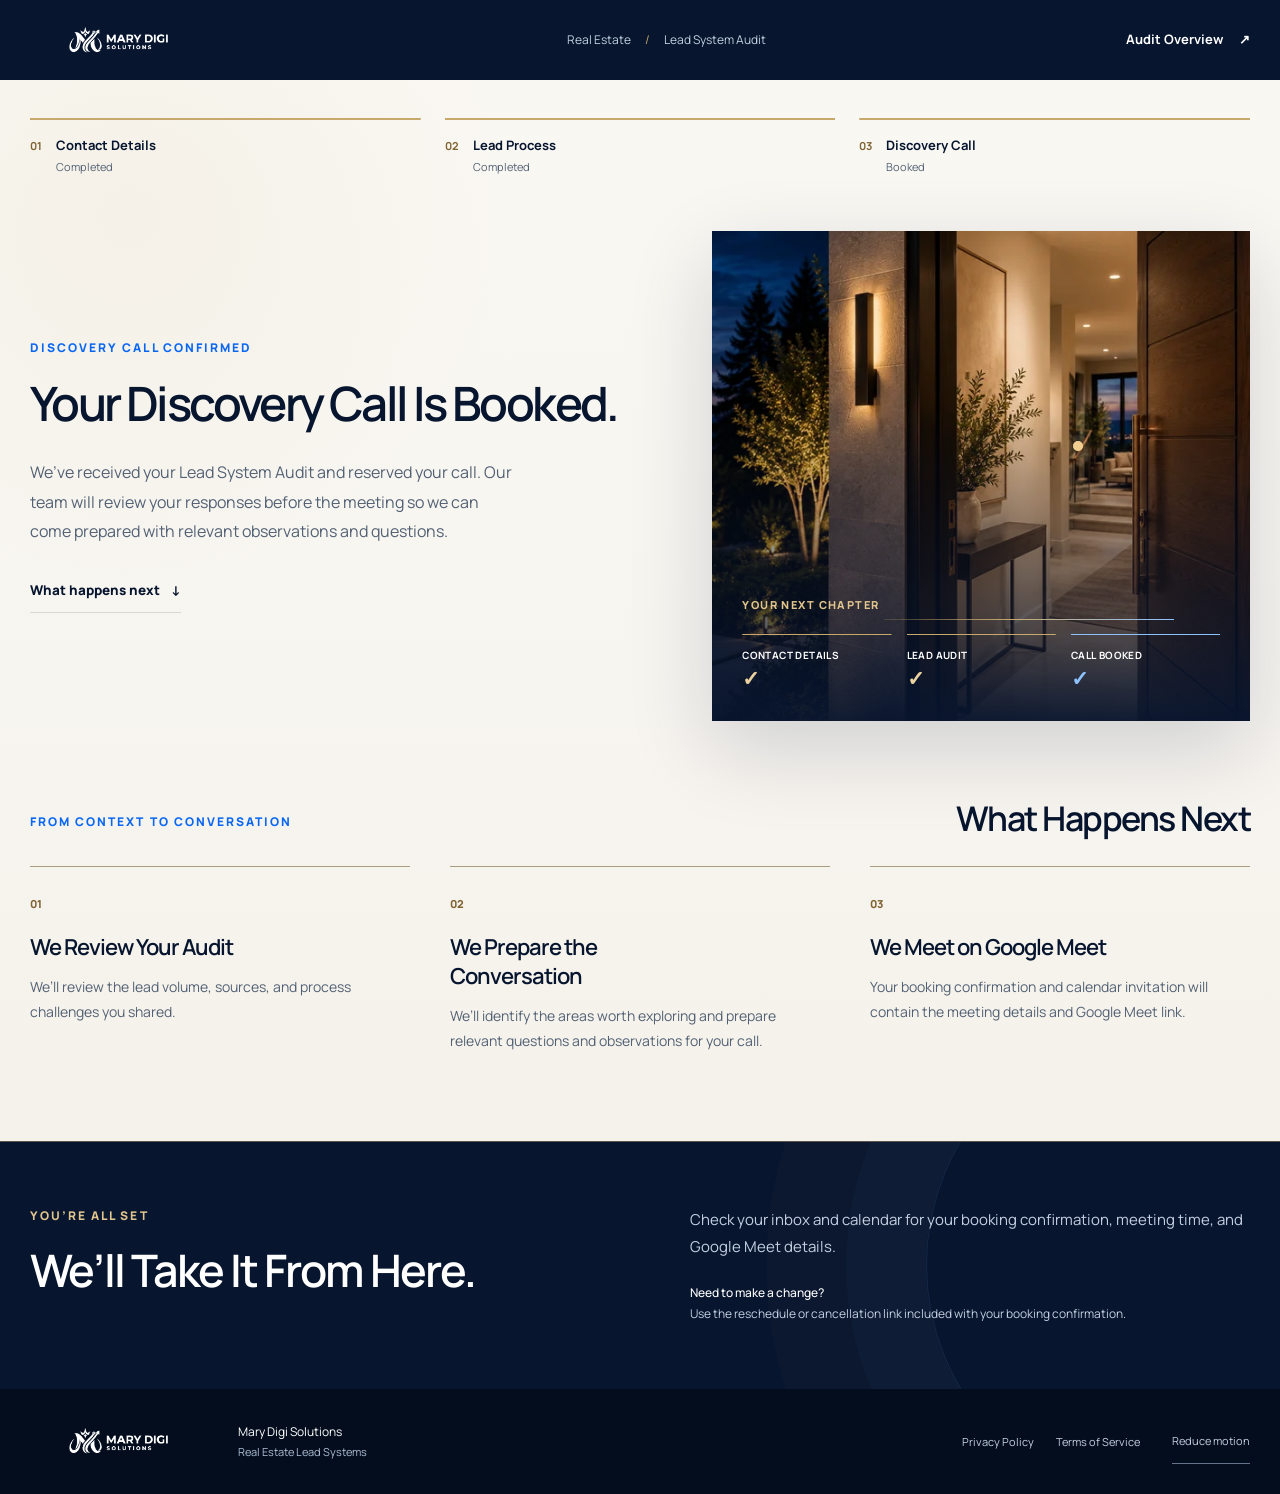
<file: thank-you.html>
<!doctype html>
<html lang="en">
<head>
  <meta charset="utf-8">
  <meta name="viewport" content="width=device-width, initial-scale=1">
  <meta name="robots" content="noindex, nofollow">
  <meta name="description" content="Your Mary Digi Solutions Real Estate Discovery Call is confirmed.">
  <title>Discovery Call Confirmed | Mary Digi Solutions</title>
  <link rel="preconnect" href="https://fonts.googleapis.com">
  <link rel="preconnect" href="https://fonts.gstatic.com" crossorigin>
  <link href="https://fonts.googleapis.com/css2?family=Manrope:wght@400;500;600;700;800&display=swap" rel="stylesheet">
  <link rel="stylesheet" href="assets/css/style.css?v=audit-chapters-3">
  <script src="assets/js/audit-steps.js?v=4" defer></script>
</head>
<body class="audit-chapter" data-audit-chapter>
  <a class="skip-link" href="#main">Skip to content</a>
  <header class="chapter-header">
    <nav class="container chapter-nav" aria-label="Audit navigation">
      <a class="chapter-brand" href="/" aria-label="Mary Digi Solutions Real Estate home"><img src="assets/images/logo-horizontal-transparent-optimized.png" width="780" height="323" alt="Mary Digi Solutions"></a>
      <span class="chapter-breadcrumb">Real Estate <span aria-hidden="true">/</span> Lead System Audit</span>
      <a class="chapter-overview" href="/#audit">Audit Overview <span aria-hidden="true">↗</span></a>
    </nav>
  </header>
  <main id="main">
    <div class="container chapter-main">
      <ol class="chapter-progress" aria-label="Audit progress">
        <li class="is-complete"><span class="chapter-progress-number">01</span><span><strong>Contact Details</strong><small>Completed</small></span></li>
        <li class="is-complete"><span class="chapter-progress-number">02</span><span><strong>Lead Process</strong><small>Completed</small></span></li>
        <li class="is-complete" aria-current="step"><span class="chapter-progress-number">03</span><span><strong>Discovery Call</strong><small>Booked</small></span></li>
      </ol>
      <section class="received-hero" aria-labelledby="received-title">
        <div class="received-copy" data-chapter-reveal>
          <p class="eyebrow">DISCOVERY CALL CONFIRMED</p>
          <h1 id="received-title">Your Discovery Call Is Booked.</h1>
          <p class="chapter-lede">We’ve received your Lead System Audit and reserved your call. Our team will review your responses before the meeting so we can come prepared with relevant observations and questions.</p>
          <a class="text-link" href="#next">What happens next <span aria-hidden="true">↓</span></a>
        </div>
        <figure class="received-property" data-chapter-reveal data-received-visual>
          <img src="assets/images/real-estate/thank-you/open-door-next-chapter-1122.webp" srcset="assets/images/real-estate/thank-you/open-door-next-chapter-640.webp 640w, assets/images/real-estate/thank-you/open-door-next-chapter-1122.webp 1122w" sizes="(max-width: 620px) 100vw, 540px" width="1122" height="1402" alt="An open walnut doorway in the same stone-and-ivory architectural palette, continuing into a warm interior">
          <span class="received-door-beacon" aria-hidden="true"><i></i></span>
          <span class="received-path-line" aria-hidden="true"></span>
          <figcaption>
            <span class="chapter-kicker">YOUR NEXT CHAPTER</span>
            <ol class="received-journey">
              <li><span>Contact Details</span><span aria-label="Completed">✓</span></li>
              <li><span>Lead Audit</span><span aria-label="Completed">✓</span></li>
              <li><span>Call Booked</span><span aria-label="Completed">✓</span></li>
            </ol>
          </figcaption>
        </figure>
      </section>
      <section class="received-next" id="next" aria-labelledby="next-title">
        <div class="received-section-heading"><p class="eyebrow">FROM CONTEXT TO CONVERSATION</p><h2 id="next-title">What Happens Next</h2></div>
        <ol class="received-editorial">
          <li data-chapter-reveal><span>01</span><h3>We Review Your Audit</h3><p>We’ll review the lead volume, sources, and process challenges you shared.</p></li>
          <li data-chapter-reveal><span>02</span><h3>We Prepare the Conversation</h3><p>We’ll identify the areas worth exploring and prepare relevant questions and observations for your call.</p></li>
          <li data-chapter-reveal><span>03</span><h3>We Meet on Google Meet</h3><p>Your booking confirmation and calendar invitation will contain the meeting details and Google Meet link.</p></li>
        </ol>
      </section>
    </div>
    <section class="received-cta" aria-labelledby="confirmed-title">
      <div class="container received-cta-layout">
        <div><p class="eyebrow">YOU’RE ALL SET</p><h2 id="confirmed-title">We’ll Take It From Here.</h2></div>
        <div>
          <p>Check your inbox and calendar for your booking confirmation, meeting time, and Google Meet details.</p>
          <p class="received-secondary"><strong>Need to make a change?</strong><br>Use the reschedule or cancellation link included with your booking confirmation.</p>
        </div>
      </div>
    </section>
  </main>
  <footer class="chapter-footer">
    <div class="container chapter-footer-inner">
      <a class="chapter-brand" href="/" aria-label="Mary Digi Solutions Real Estate home"><img src="assets/images/logo-horizontal-transparent-optimized.png" width="780" height="323" alt="Mary Digi Solutions"></a>
      <p>Mary Digi Solutions<br><span>Real Estate Lead Systems</span></p>
      <nav aria-label="Legal"><a href="https://marydigisolutions.com/privacy-policy.html">Privacy Policy</a><a href="https://marydigisolutions.com/terms-and-conditions.html">Terms of Service</a></nav>
      <button class="chapter-motion" type="button" aria-pressed="false" hidden>Reduce motion</button>
    </div>
  </footer>
</body>
</html>
</file>
<file: assets/css/style.css>
:root{
  --ivory:#f7f5f0;--ivory-2:#eee9df;--paper:#fff;--ink:#07152f;--ink-2:#102342;--muted:#536174;
  --blue:#0a67f2;--blue-2:#0754ca;--soft-blue:#e5efff;--gold:#c6a96b;--line:rgba(7,21,47,.13);
  --radius:18px;--container:1220px;--sans:"Manrope",Arial,sans-serif;--serif:"Playfair Display",Georgia,serif;
  --shadow:0 24px 70px rgba(7,21,47,.11);--ease:260ms cubic-bezier(.22,1,.36,1);
}
*{box-sizing:border-box}html{overflow-x:clip;scroll-behavior:smooth;scroll-padding-top:72px}body{margin:0;overflow-x:clip;background:var(--ivory);color:var(--ink);font-family:var(--sans);font-size:16px;line-height:1.65;-webkit-font-smoothing:antialiased}body.menu-open{overflow:hidden}img{display:block;max-width:100%}a{color:inherit;text-decoration:none}button,input,select,textarea{font:inherit}h1,h2,h3,p{margin-top:0}h1,h2,h3{line-height:1.04;letter-spacing:-.045em}h1{font-size:clamp(3.25rem,5.4vw,5.8rem);font-weight:650}h2{font-size:clamp(2.45rem,3.85vw,4.2rem);font-weight:650}h3{font-size:clamp(1.2rem,1.7vw,1.65rem)}i{font-family:var(--serif);font-weight:500}.container{width:min(calc(100% - 48px),var(--container));margin-inline:auto}.section{padding:clamp(4.8rem,7.5vw,7.2rem) 0}.sr-only{position:absolute;width:1px;height:1px;padding:0;margin:-1px;overflow:hidden;clip:rect(0 0 0 0);white-space:nowrap;border:0}.skip-link{position:fixed;z-index:999;top:1rem;left:1rem;background:var(--ink);color:#fff;padding:.7rem 1rem;transform:translateY(-150%)}.skip-link:focus{transform:none}:focus-visible{outline:3px solid var(--gold);outline-offset:4px}
.eyebrow{margin-bottom:1.2rem;color:var(--blue);font-size:.72rem;font-weight:800;letter-spacing:.17em;text-transform:uppercase}.eyebrow--dark{color:var(--ink)}.eyebrow--light{color:#b9cae5}.button{display:inline-flex;min-height:54px;align-items:center;justify-content:center;gap:1rem;padding:.85rem 1.35rem;border:1px solid var(--blue);border-radius:10px;background:var(--blue);color:#fff;font-size:.85rem;font-weight:800;transition:transform var(--ease),box-shadow var(--ease),background var(--ease)}.button:hover{background:var(--blue-2);box-shadow:0 14px 34px rgba(10,103,242,.22);transform:translateY(-2px)}.button--small{min-height:42px;padding:.6rem 1rem;font-size:.73rem}.button--light{background:#fff;color:var(--ink);border-color:#fff}.button--light:hover{color:#fff;background:var(--ink);border-color:var(--ink)}.text-link{display:inline-flex;align-items:center;gap:.7rem;padding:.65rem 0;border-bottom:1px solid var(--line);font-size:.84rem;font-weight:800}.text-link:hover{color:var(--blue);border-color:var(--blue)}
.site-header{--page-progress:0%;position:fixed;z-index:100;top:0;left:0;width:100%;padding:14px 0;color:#fff;transition:padding .45s cubic-bezier(.22,1,.36,1),background .45s ease,box-shadow .45s ease;animation:nav-arrive .7s cubic-bezier(.22,1,.36,1) both}.site-header::after{content:"";position:absolute;right:0;bottom:0;left:0;width:var(--page-progress);height:1px;background:linear-gradient(90deg,#54d9bd,#d7bb7b 58%,#f19a60);box-shadow:0 0 14px rgba(84,217,189,.45);opacity:.82;pointer-events:none}.site-header.is-scrolled{padding:0;background:rgba(5,14,32,.94);box-shadow:0 12px 34px rgba(2,8,20,.2);backdrop-filter:blur(18px)}.nav-shell{display:flex;width:min(calc(100% - 48px),1380px);min-height:62px;align-items:center;justify-content:space-between;margin:auto;padding:.45rem .55rem .45rem 1rem;border:1px solid rgba(255,255,255,.16);border-radius:14px;background:rgba(5,14,32,.66);box-shadow:0 14px 38px rgba(2,8,20,.22);backdrop-filter:blur(18px);transition:width .45s cubic-bezier(.22,1,.36,1),min-height .45s cubic-bezier(.22,1,.36,1),padding .45s cubic-bezier(.22,1,.36,1),border-color .35s ease,border-radius .45s cubic-bezier(.22,1,.36,1),background .35s ease,box-shadow .35s ease}.site-header.is-scrolled .nav-shell{width:min(calc(100% - 48px),1320px);min-height:64px;padding:.3rem 0;border-color:transparent;border-radius:0;background:transparent;box-shadow:none;backdrop-filter:none}.brand{width:176px}.brand img{width:100%;height:45px;object-fit:contain;filter:brightness(0) invert(1);opacity:.97;transition:height .4s cubic-bezier(.22,1,.36,1),filter .3s ease,opacity .3s ease}.site-header.is-scrolled .brand img{height:38px;filter:brightness(0) invert(1);opacity:.96}.site-nav{display:flex;align-items:center;gap:clamp(1rem,2vw,2rem)}.site-nav>a:not(.button){position:relative;padding:.45rem 0;color:#dce7f6;font-size:.75rem;font-weight:750;transition:color .25s ease}.site-nav>a:not(.button)::after{content:"";position:absolute;right:0;bottom:.05rem;left:0;height:1px;background:#76b6ff;transform:scaleX(0);transform-origin:right;transition:transform .35s cubic-bezier(.22,1,.36,1)}.site-nav>a:not(.button):hover,.site-nav>a:not(.button).is-active{color:#fff}.site-nav>a:not(.button):hover::after,.site-nav>a:not(.button).is-active::after{transform:scaleX(1);transform-origin:left}.site-header.is-scrolled .site-nav>a:not(.button){color:#dce7f6}.site-header.is-scrolled .site-nav>a:not(.button)::after{background:#76b6ff}.site-header.is-scrolled .site-nav>a:not(.button):hover,.site-header.is-scrolled .site-nav>a:not(.button).is-active{color:#fff}.site-header.is-scrolled .button--small{border-color:#348bff;box-shadow:0 8px 24px rgba(10,103,242,.2)}.site-nav .button.is-active{box-shadow:0 0 0 1px rgba(255,255,255,.4),0 10px 28px rgba(10,103,242,.28)}.menu-toggle{display:none;width:44px;height:44px;border:1px solid rgba(255,255,255,.2);border-radius:10px;background:rgba(255,255,255,.08);transition:background .3s ease,transform .3s ease}.menu-toggle:hover{background:rgba(255,255,255,.14);transform:translateY(-1px)}.menu-toggle>span:not(.sr-only){display:block;width:19px;height:1px;margin:6px auto;background:#fff;transition:transform .3s ease,opacity .2s ease}.menu-toggle[aria-expanded="true"]>span:first-child{transform:translateY(3.5px) rotate(45deg)}.menu-toggle[aria-expanded="true"]>span:nth-child(2){transform:translateY(-3.5px) rotate(-45deg)}@keyframes nav-arrive{from{opacity:0;transform:translateY(-18px)}to{opacity:1;transform:none}}

/* Door geometry shares the source-photo coordinates used by the camera. */
.hero{--hero-scale:1;--hero-shift-x:0px;--hero-shift-y:0px;--hero-origin-x:69%;--hero-origin-y:52%;--hero-photo-opacity:1;--hero-copy-opacity:1;--hero-copy-shift:0px;--hero-signal-opacity:1;--hero-cue-opacity:1;--hero-cue-x:69%;--hero-cue-y:52%;--hero-threshold-opacity:0;--hero-scroll-opacity:1;--hero-portal-world-opacity:0;--hero-door-opacity:0;--hero-door-angle:0deg;--hero-exit-opacity:0;position:relative;background:var(--ivory);color:#fff;isolation:isolate}
.hero.is-ready{height:205svh}
.hero__stage{position:sticky;top:0;height:100svh;min-height:640px;overflow:hidden;background:var(--ivory)}
.hero__media,.hero__image-zoom,.hero__image-shade{position:absolute;inset:0}
.hero__image-zoom{opacity:var(--hero-photo-opacity);transform:translate3d(var(--hero-shift-x),var(--hero-shift-y),0) scale(var(--hero-scale));transform-origin:var(--hero-origin-x) var(--hero-origin-y);will-change:transform}
.hero__image-zoom img{width:100%;height:100%;max-width:none;object-fit:cover;object-position:center}
.hero__image-shade{z-index:1;background:linear-gradient(90deg,#030b1aeb 0%,#030b1ab0 30%,#030b1a14 64%),linear-gradient(0deg,#030b1a80,transparent 40%,#030b1a30);opacity:var(--hero-copy-opacity)}
.hero__portal-wash{display:none}
.hero__portal-world{position:absolute;z-index:3;inset:0;overflow:hidden;background:#d8d2c5;opacity:var(--hero-portal-world-opacity);clip-path:inset(var(--portal-top,50%) var(--portal-right,50%) var(--portal-bottom,50%) var(--portal-left,50%));will-change:clip-path}
.hero__portal-world img{width:100%;height:100%;object-fit:cover;object-position:center 53%}
.hero__portal-world::after{content:"";position:absolute;inset:0;background:var(--ivory);opacity:var(--hero-exit-opacity)}
.hero__door-assembly{position:absolute;z-index:6;inset:0;opacity:var(--hero-door-opacity);pointer-events:none}
.hero__door-frame{position:absolute;left:var(--door-x,0px);top:var(--door-y,0px);width:var(--door-width,0px);height:var(--door-height,0px);perspective:1400px}
.hero__door-leaf{position:absolute;inset:0;background-image:url("../images/real-estate-doorway-hero-v1.webp");background-repeat:no-repeat;background-size:var(--door-bg-width) var(--door-bg-height);background-position:var(--door-bg-x) var(--door-bg-y);transform:rotateY(var(--hero-door-angle));transform-origin:left center;backface-visibility:hidden;will-change:transform}
.hero__exit-blend{position:absolute;z-index:8;inset:auto 0 -1px;height:100px;background:linear-gradient(transparent,var(--ivory));opacity:var(--hero-exit-opacity)}
.hero__content{position:relative;z-index:4;display:flex;height:100%;align-items:center;padding-top:76px}
.hero__copy{width:min(670px,58vw);opacity:var(--hero-copy-opacity);transform:translateY(var(--hero-copy-shift))}
.hero .eyebrow{color:#b7d4f7}
.hero h1{max-width:740px;margin-bottom:1.5rem;color:#fff;font-size:clamp(3.5rem,5.7vw,5.6rem);font-weight:600;line-height:.99;letter-spacing:-.055em;text-wrap:balance}
.hero h1 span{display:block;color:#83baff}
.hero__lede{max-width:570px;margin-bottom:1.7rem;color:#e0e7ee;font-size:clamp(1rem,1.25vw,1.125rem)}
.hero__actions{display:flex;align-items:center;gap:1.5rem;margin-bottom:1.6rem}
.hero .text-link{color:#fff;border-color:#ffffff55}
.hero__enter{border:0;border-bottom:1px solid #ffffff55;background:none;cursor:pointer}
.hero__proofline{display:flex;flex-wrap:wrap;gap:1.2rem;font-size:.75rem;color:#d0dbe9}
.hero__proofline span+span::before{content:"/";margin-right:1.2rem;color:#dfc083}
.hero__signal{position:absolute;z-index:4;width:190px;padding-left:1rem;border-left:1px solid #e7d0a888;opacity:var(--hero-signal-opacity)}
.hero__signal small,.hero__signal strong{display:block;font-size:.75rem}
.hero__signal small{margin-bottom:.35rem;color:#e5c895;letter-spacing:.1em;text-transform:uppercase}
.hero__signal--inquiry{top:27%;right:5%}
.hero__signal--route{bottom:21%;right:6%}
.hero__portal-cue{position:absolute;z-index:4;left:var(--hero-cue-x);top:var(--hero-cue-y);width:90px;height:90px;transform:translate(-50%,-50%);opacity:var(--hero-cue-opacity);pointer-events:none}
.hero__portal-ring{position:absolute;inset:0;border:1px solid #fff8;border-radius:50%}
.hero__portal-ring::after{content:"";position:absolute;top:50%;left:50%;width:5px;height:5px;border-radius:50%;background:#e8c88a;transform:translate(-50%,-50%)}
.hero__portal-label{display:none}
.hero__threshold{position:absolute;z-index:7;inset:38% 24px auto;color:var(--ink);text-align:center;opacity:var(--hero-threshold-opacity);pointer-events:none}
.hero__threshold p{font-size:.75rem;letter-spacing:.14em;text-transform:uppercase;color:#5b675b}
.hero__threshold strong{display:block;font-size:clamp(2rem,4vw,4rem);font-weight:600;letter-spacing:-.045em;line-height:1.08}
.hero__scroll-note{position:absolute;z-index:5;bottom:28px;left:50%;display:flex;align-items:center;gap:1rem;font-size:.75rem;color:#e6ecf5;transform:translateX(-50%);opacity:var(--hero-scroll-opacity)}
.hero__scroll-note i{width:48px;height:1px;background:var(--gold);transform-origin:left;animation:scroll-line 2s ease-in-out infinite}
@keyframes scroll-line{0%,100%{transform:scaleX(.4)}50%{transform:scaleX(1)}}
.editorial-problem{position:relative;background:linear-gradient(180deg,var(--ivory) 0,#fff 10rem);overflow:hidden}.editorial-problem::before{content:"";position:absolute;top:0;left:50%;width:1px;height:68px;background:linear-gradient(180deg,var(--gold),rgba(198,169,107,0))}.editorial-problem::after{content:"";position:absolute;top:20px;left:50%;width:7px;height:7px;border:1px solid #fff;border-radius:50%;background:var(--gold);box-shadow:0 0 0 7px rgba(198,169,107,.1);transform:translateX(-50%)}.problem-grid{display:grid;grid-template-columns:.86fr 1.14fr;gap:clamp(4rem,8vw,8rem)}.problem-heading{position:sticky;top:130px;align-self:start}.problem-heading h2{max-width:540px}.problem-heading i{color:var(--blue)}.problem-stack{border-top:1px solid var(--line)}.problem-item{position:relative;display:grid;grid-template-columns:96px 1fr;gap:1.4rem;padding:2rem 0;border-bottom:1px solid var(--line)}.problem-item::after{content:"";position:absolute;right:0;bottom:-1px;left:0;height:1px;background:linear-gradient(90deg,var(--gold),var(--blue));opacity:0;transform:scaleX(.25);transform-origin:left;transition:opacity .35s ease,transform .55s cubic-bezier(.22,1,.36,1)}.problem-item:hover::after{opacity:.7;transform:scaleX(1)}.problem-item>span{color:#967b45;font-size:.61rem;font-weight:800;letter-spacing:.13em;text-transform:uppercase}.problem-item h3{margin-bottom:.7rem}.problem-item p{max-width:560px;margin-bottom:0;color:var(--muted)}.problem-note{display:flex;align-items:baseline;gap:1rem;margin-top:3.4rem;padding-top:1.35rem;border-top:1px solid var(--line);font-size:clamp(1.25rem,1.8vw,1.8rem)}.problem-note span{color:var(--muted)}.problem-note strong{font-weight:650}
.section-head{display:grid;grid-template-columns:1fr .62fr;gap:5rem;align-items:end;margin-bottom:3.5rem}.section-head h2{max-width:760px;margin-bottom:0}.section-head>p{max-width:520px;margin:0;color:var(--muted)}.section-head--light>p{color:#9fb0c8}

/* A readable working example. No dashboard chrome or implied live records. */
.system{background:radial-gradient(ellipse at 100% 0,#9c70423d,transparent 52%),linear-gradient(125deg,#092e29,#155947 70%,#2e6854);color:#fff}
.system .eyebrow--light{color:#ebcd91}
.system__intro{display:grid;grid-template-columns:1fr .7fr;gap:4rem;align-items:end;margin-bottom:3rem}
.system__intro h2{margin:0}
.system__intro>p{max-width:450px;margin:0;color:#e2efe9}
.system__journey{display:grid;grid-template-columns:1.05fr 1fr;gap:clamp(3rem,6vw,6rem);align-items:start}
.system__visual{position:sticky;top:104px}
.inquiry-sheet{padding:clamp(1.5rem,3vw,2.5rem);background:#fcfaf4;color:#183329;border-top:3px solid #d5b879;box-shadow:0 26px 60px #02161133}
.inquiry-sheet__head{display:flex;justify-content:space-between;gap:1rem;margin-bottom:2rem;font-size:.75rem;color:#59695b}
.inquiry-sheet__seal{text-align:right}
.inquiry-sheet h3{margin-bottom:.7rem;font-size:clamp(1.5rem,2.4vw,2.15rem);font-weight:600}
.inquiry-sheet__intro{margin-bottom:1.5rem;font-size:.875rem;color:#59695b}
.inquiry-record{margin:0}
.inquiry-record>div{position:relative;display:grid;grid-template-columns:.78fr 1fr;align-items:center;gap:1rem;padding:1rem 0;border-top:1px solid #18332926;transition:background .4s}
.inquiry-record>div::before{content:"";position:absolute;top:0;bottom:0;left:-.7rem;width:2px;background:#297c60;transform:scaleY(0);transform-origin:top;transition:transform .45s cubic-bezier(.22,1,.36,1)}
.inquiry-record>div.is-current::before{transform:scaleY(1)}
.inquiry-record>div.is-current{background:linear-gradient(90deg,#e6eddf,transparent)}
.inquiry-record dt{color:#536451;font-size:.875rem}
.inquiry-record dd{margin:0;font-size:.875rem;font-weight:700}
.inquiry-sheet__footer{display:flex;align-items:center;gap:.7rem;margin-top:1.7rem}
.inquiry-sheet__footer p{margin:0;font-size:.75rem;color:#536451}
.record-indicator{flex-shrink:0;width:7px;height:7px;border-radius:50%;background:#a47d3a}
.system__visual-note{margin:1rem 0 0;color:#d8e8df;font-size:.875rem}
.system__stages{margin:0;padding:0;list-style:none;border-top:1px solid #ffffff40}
.system-stage{position:relative;display:grid;grid-template-columns:44px 1fr;gap:1rem;min-height:162px;align-content:center;padding:1.5rem 0;border-bottom:1px solid #ffffff40}
.system-stage::after{content:"";position:absolute;left:-1.2rem;top:1.5rem;bottom:1.5rem;width:2px;background:#edc988;transform:scaleY(0);transition:transform .45s cubic-bezier(.22,1,.36,1)}
.system-stage.is-active::after{transform:scaleY(1)}
.system-stage>img{width:40px;height:40px;padding:6px;background:#faf8ef;border-radius:6px;transition:transform .45s cubic-bezier(.22,1,.36,1)}
.system-stage.is-active>img{transform:translateY(-3px)}
.system-stage span{display:block;margin-bottom:.5rem;font-size:.75rem;letter-spacing:.12em;text-transform:uppercase;color:#eacf9c}
.system-stage h3{margin-bottom:.6rem;font-size:1.4rem}
.system-stage p{margin:0;color:#e0eee6;font-size:1rem}
.system-audit{display:flex;justify-content:space-between;align-items:center;gap:2rem;padding-top:2rem;margin-top:3rem;border-top:1px solid #ffffff40}
.system-audit small{display:block;margin-bottom:.4rem;font-size:.875rem;color:#efd6a8}
.system-audit p{margin:0;max-width:680px}
.system-audit .button{flex-shrink:0}
/* Original property imagery becomes clearly labelled campaign concepts. */
.solutions{background:#eae6dc}
.campaign-intro{display:grid;grid-template-columns:1fr .7fr;column-gap:4rem;align-items:end;margin-bottom:3rem}
.campaign-intro .eyebrow{grid-column:1/-1}
.campaign-intro h2{margin:0}
.campaign-intro>p:last-child{max-width:460px;margin:0;color:var(--muted)}
.campaign-sequence{display:grid;gap:12vh;padding-bottom:1vh}
.campaign-panel{position:sticky;display:grid;grid-template-columns:1fr 1fr;height:clamp(580px,72vh,660px);overflow:hidden;background:#fdfcf8;border:1px solid #09172e29;border-radius:8px;box-shadow:0 22px 50px #07152f18}
.campaign-panel--seller{top:90px;z-index:1}
.campaign-panel--buyer{top:102px;z-index:2;background:#0d2925;color:#fff}
.campaign-panel--showing{top:114px;z-index:3;background:#e9ddc6}
.campaign-panel figure{position:relative;margin:0;overflow:hidden}
.campaign-panel figure::after{content:"";position:absolute;inset:0;background:linear-gradient(180deg,#07152342,transparent 35%,#071523c7)}
.campaign-panel figure img{width:100%;height:100%;object-fit:cover;transform:scale(1);transition:transform 1.5s cubic-bezier(.22,1,.36,1)}
.campaign-panel.is-current figure img{transform:scale(1.045)}
.campaign-panel--buyer figure{order:2}
.campaign-creative{position:absolute;z-index:1;inset:2rem;display:flex;flex-direction:column;align-items:flex-start;color:#fff}
.campaign-creative>span{font-size:.75rem;letter-spacing:.06em}
.campaign-creative>strong{margin-top:auto;margin-bottom:1.2rem;font-size:clamp(2rem,3.2vw,3.1rem);line-height:1.03;letter-spacing:-.045em;font-weight:500}
.campaign-creative>small{padding-top:.9rem;border-top:1px solid #ead6af;font-size:.875rem}
.campaign-panel__copy{display:flex;flex-direction:column;align-items:flex-start;justify-content:center;padding:clamp(1.6rem,3.1vw,3rem)}
.campaign-panel__number{margin-bottom:1.5rem;font-size:.75rem;font-weight:800;letter-spacing:.13em;text-transform:uppercase;color:#53674c}
.campaign-panel--buyer .campaign-panel__number{color:#dfc185}
.campaign-panel__copy h3{margin-bottom:1rem;font-size:clamp(1.85rem,2.6vw,2.75rem);line-height:1.05;font-weight:600}
.campaign-panel__copy>p{margin-bottom:1.2rem;color:var(--muted)}
.campaign-panel--buyer .campaign-panel__copy>p{color:#d0e0d8}
.campaign-spec{width:100%;margin:0 0 1rem}
.campaign-spec>div{display:grid;grid-template-columns:85px 1fr;gap:.8rem;padding:.7rem 0;border-top:1px solid #07152f26;font-size:.875rem;line-height:1.5}
.campaign-spec dt{color:#5a6558}
.campaign-spec dd{margin:0}
.campaign-panel--buyer .campaign-spec>div{border-color:#ffffff30}
.campaign-panel--buyer .campaign-spec dt{color:#d8c69e}
.campaign-panel--buyer .text-link{border-color:#ffffff55}
.campaign-panel__copy .text-link{margin-top:.2rem;font-size:.875rem}
.campaign-panel .campaign-details{width:100%;border:0}
.campaign-details>summary{display:none}
.fit{position:relative;background:#fff;overflow:hidden}.fit::after{content:"";position:absolute;right:-10rem;bottom:-20rem;width:38rem;height:38rem;border:1px solid rgba(10,103,242,.08);border-radius:50%;box-shadow:0 0 0 5rem rgba(10,103,242,.018)}.fit-grid{position:relative;z-index:1;display:grid;grid-template-columns:.88fr 1.12fr;gap:6rem}.fit-statement h2{max-width:650px}.fit-statement i{color:var(--blue)}.fit-statement>p{max-width:600px;color:var(--muted)}.fit-signal{display:grid;grid-template-columns:120px 1fr;gap:1.1rem;max-width:580px;margin-top:2.2rem;padding:1.2rem 0;border-top:1px solid var(--line);border-bottom:1px solid var(--line)}.fit-signal span{color:#927744;font-size:.61rem;font-weight:800;letter-spacing:.13em;text-transform:uppercase}.fit-signal p{margin:0;color:var(--ink);font-size:.86rem;font-weight:700}.fit-list{border-top:1px solid var(--line)}.fit-list article{position:relative;display:grid;grid-template-columns:.72fr 1fr;gap:1.4rem;padding:1.85rem 0;border-bottom:1px solid var(--line);transition:padding-left .35s cubic-bezier(.22,1,.36,1)}.fit-list article::before{content:"";position:absolute;top:2.35rem;left:-1.4rem;width:6px;height:6px;border-radius:50%;background:var(--gold);opacity:0;transform:scale(.2);transition:opacity .3s ease,transform .35s cubic-bezier(.22,1,.36,1)}.fit-list article::after{content:"";position:absolute;bottom:-1px;left:0;width:0;height:1px;background:var(--blue);transition:width .45s cubic-bezier(.22,1,.36,1)}.fit-list article:hover{padding-left:.7rem}.fit-list article:hover::before{opacity:1;transform:scale(1)}.fit-list article:hover::after{width:100%}.fit-list h3,.fit-list p{margin:0}.fit-list p{color:var(--muted);font-size:.88rem}
.process{position:relative;background:var(--ivory)}.process-list{position:relative;display:grid;grid-template-columns:repeat(4,1fr);margin:0;padding:3rem 0 0;border-top:1px solid var(--line);list-style:none}.process-list::before{content:"";position:absolute;top:1.8rem;right:12.5%;left:12.5%;height:1px;background:linear-gradient(90deg,rgba(10,103,242,.16),var(--blue) 50%,rgba(198,169,107,.55));transform:scaleX(0);transform-origin:left;transition:transform 1.1s cubic-bezier(.22,1,.36,1)}.process-list:has(.is-visible)::before{transform:scaleX(1)}.process-list li{position:relative;min-height:235px;padding:1.45rem 1.65rem 1.8rem;border-right:1px solid var(--line)}.process-list li:last-child{border-right:0}.process-list li::before{content:"";position:absolute;top:-1.5rem;left:50%;width:10px;height:10px;border:3px solid var(--ivory);border-radius:50%;background:var(--blue);box-shadow:0 0 0 1px rgba(10,103,242,.28);opacity:0;transform:translateX(-50%) scale(.2);transition:opacity .35s ease .25s,transform .45s cubic-bezier(.22,1,.36,1) .25s}.process-list li.is-visible::before{opacity:1;transform:translateX(-50%) scale(1)}.process-list li:last-child::before{background:var(--gold);box-shadow:0 0 0 1px rgba(198,169,107,.45)}.process-list small{display:block;margin-bottom:.55rem;color:#90784b;font-size:.58rem;font-weight:800;letter-spacing:.14em;text-transform:uppercase}.process-list h3{margin-bottom:.7rem;font-size:clamp(1.12rem,1.45vw,1.45rem)}.process-list p{margin:0;color:var(--muted);font-size:.84rem}
.audit{position:relative;background:#f2efe8;overflow:hidden}.audit::before{content:"";position:absolute;top:-18rem;left:-16rem;width:38rem;height:38rem;border:1px solid rgba(198,169,107,.18);border-radius:50%;box-shadow:0 0 0 5rem rgba(198,169,107,.025)}.audit__grid{position:relative;display:grid;grid-template-columns:minmax(0,.9fr) minmax(480px,1.1fr);gap:clamp(3rem,6vw,6rem);align-items:center}.audit__copy h2{max-width:550px;font-size:clamp(2.6rem,3.7vw,4rem)}.audit__copy>p{max-width:540px;color:var(--muted)}.audit__trust{margin:2.1rem 0 0;padding:0;border-top:1px solid var(--line);list-style:none}.audit__trust li{display:grid;grid-template-columns:18px 1fr;gap:.85rem;padding:.9rem 0;border-bottom:1px solid var(--line);font-size:.84rem;font-weight:700}.audit__trust li::before{content:"";width:8px;height:8px;margin-top:.42rem;border:1px solid var(--blue);border-radius:50%;box-shadow:inset 0 0 0 2px #f2efe8;background:var(--blue)}.audit-output{display:grid;grid-template-columns:120px 1fr;gap:1rem;margin-top:1.4rem;padding:1rem 1.1rem;border-left:2px solid var(--gold);background:rgba(255,255,255,.58)}.audit-output span{color:#8b7040;font-size:.59rem;font-weight:800;letter-spacing:.13em;text-transform:uppercase}.audit-output p{margin:0;color:var(--ink);font-size:.8rem;font-weight:650;line-height:1.55}.audit-form-shell{padding:1.6rem;border:1px solid rgba(7,21,47,.13);border-radius:16px;background:rgba(255,255,255,.94);box-shadow:0 26px 70px rgba(7,21,47,.11)}.audit-form-shell__label{display:flex;align-items:center;gap:.7rem;margin-bottom:.8rem;color:var(--ink);font-size:.64rem;font-weight:800;letter-spacing:.15em;text-transform:uppercase}.audit-form-shell__label span{width:28px;height:1px;background:var(--blue)}.audit-form-shell__embed{width:100%;min-height:560px}.audit-form-shell__embed iframe{display:block;width:100%;min-height:560px;background:#fff}.audit-form-shell__note{margin:.5rem 0 0;color:var(--muted);font-size:.66rem;text-align:center}
.faq{background:#fff}.faq-grid{display:grid;grid-template-columns:.7fr 1.3fr;gap:6rem}.faq-heading{position:sticky;top:130px;align-self:start}.faq-heading>p:last-child{color:var(--muted)}.faq-list{border-top:1px solid var(--line)}details{border-bottom:1px solid var(--line)}summary{display:flex;min-height:76px;align-items:center;justify-content:space-between;gap:1rem;cursor:pointer;font-weight:750;list-style:none}summary::-webkit-details-marker{display:none}summary span{display:grid;width:30px;height:30px;place-items:center;border:1px solid var(--line);border-radius:50%;color:var(--blue)}details[open] summary span{transform:rotate(45deg)}details p{max-width:680px;padding:0 3rem 1.3rem 0;color:var(--muted);font-size:.9rem}
.closing{position:relative;padding:clamp(5.2rem,8vw,7.2rem) 0;background:var(--blue);color:#fff;overflow:hidden}.closing::before{content:"";position:absolute;top:50%;left:58%;width:34rem;height:34rem;border:1px solid rgba(255,255,255,.12);border-radius:50%;box-shadow:0 0 0 5rem rgba(255,255,255,.025),0 0 0 10rem rgba(255,255,255,.015);transform:translate(-50%,-50%);animation:closing-orbit 9s ease-in-out infinite alternate}.closing-inner{position:relative;display:grid;grid-template-columns:1.2fr .8fr;gap:clamp(4rem,8vw,8rem);align-items:end}.closing__statement h2{max-width:780px;margin:0;font-size:clamp(2.45rem,3.8vw,4.15rem)}.closing__action{padding:0 0 .35rem 1.7rem;border-left:1px solid rgba(255,255,255,.3)}.closing__action p{max-width:560px;margin-bottom:1.8rem;color:#dce8ff}.closing__action small{display:block;margin-top:1.4rem;color:#c4d7f1;font-size:.58rem;font-weight:800;letter-spacing:.12em;text-transform:uppercase}.site-footer{padding:3.5rem 0 2rem;background:#050e20;color:#fff}.footer-grid{display:grid;grid-template-columns:1fr 1fr;gap:2rem;align-items:start}.footer-brand{width:190px;padding:0;background:transparent}.footer-brand img{display:block;width:100%;height:auto;max-height:58px;object-fit:contain;filter:brightness(0) invert(1);opacity:.94;transition:opacity .25s ease}.footer-brand:hover img{opacity:1}.footer-grid>p{justify-self:end;max-width:360px;color:#91a0b7;font-size:.78rem;text-align:right}.footer-grid nav{display:flex;flex-wrap:wrap;gap:1.2rem 1.8rem;padding-top:1.7rem;border-top:1px solid rgba(255,255,255,.12);font-size:.73rem;font-weight:700}.copyright{align-self:end;width:100%;padding-top:1.7rem;border-top:1px solid rgba(255,255,255,.12)}@keyframes closing-orbit{to{transform:translate(-50%,-50%) scale(1.06);opacity:.72}}@keyframes handoff-travel-mobile{0%{top:2rem;opacity:0}8%{opacity:1}90%{opacity:1}100%{top:calc(100% - 2rem);opacity:0}}

/* Progressive enhancement: text stays readable if JavaScript is unavailable. */
.reveal{opacity:1;transform:none}
.reveal.is-pending{opacity:0;transform:translateY(18px)}
.reveal.is-visible{opacity:1;transform:none;transition:opacity .55s ease,transform .7s cubic-bezier(.22,1,.36,1)}
.reveal--scale.is-pending{transform:translateY(14px) scale(.985)}
h2{text-wrap:balance}
.eyebrow{font-size:.75rem}
.section{padding:clamp(4rem,6vw,6rem) 0}
.problem-item{padding:1.35rem 0}
.problem-item>span{font-size:.75rem}
.problem-item h3{font-size:1.25rem;line-height:1.25}
.problem-heading{position:static}
.problem-heading i{color:#337262}
.problem-grid{align-items:center}
.editorial-problem{background:var(--ivory)}
.editorial-problem::before,.editorial-problem::after,.fit::after{display:none}
.fit-list article{grid-template-columns:1fr;gap:.5rem;padding:1.2rem 0}
.fit-list p,.process-list p{font-size:1rem}
.process-list{padding-top:0}
.process-list::before,.process-list li::before{display:none}
.process-list li{min-height:0;padding-block:1.3rem 0}
.process-list small{font-size:.75rem}
.process{padding-top:2rem}
.audit-output span,.audit-form-shell__label,.audit-form-shell__note{font-size:.75rem}
.audit__trust li,.audit-output p{font-size:.875rem}
.faq-heading h2{font-size:clamp(2rem,3vw,3rem)}
.closing{padding:4rem 0;background:linear-gradient(110deg,#063a37,#17634d)}
.closing::before{display:none}
.closing__action{border:0;padding:0}
.mobile-audit-cta{display:none}
@media(max-width:1100px) and (min-width:901px){
  .hero__actions{gap:.8rem;flex-wrap:wrap}
  .campaign-panel{height:590px}
  .campaign-panel__copy{padding:1.5rem}
  .campaign-spec>div{grid-template-columns:70px 1fr}
}
@media(max-width:900px){
  .menu-toggle{display:block}
  .site-nav{position:absolute;inset:84px 24px auto;display:flex;flex-direction:column;align-items:stretch;gap:0;padding:.8rem 1.3rem;border:1px solid var(--line);border-radius:12px;background:#fff;box-shadow:0 20px 40px #07152f33;visibility:hidden;opacity:0;transform:translateY(-8px);transition:opacity .25s,transform .3s,visibility .25s}
  .site-header.is-scrolled .site-nav{top:72px}
  .site-nav.is-open{visibility:visible;opacity:1;transform:none}
  .site-nav>a:not(.button),.site-header.is-scrolled .site-nav>a:not(.button){padding:.9rem 0;border-bottom:1px solid var(--line);color:var(--ink);font-size:.875rem}
  .site-nav .button{margin-top:.8rem}
  .hero__copy{width:min(540px,75vw)}
  .hero__image-zoom img{object-position:58% center}
  .hero h1{font-size:clamp(3rem,7.3vw,4.2rem)}
  .hero__signal{display:none}
  .hero__actions{flex-wrap:wrap;gap:1rem}
  .problem-grid,.system__intro,.campaign-intro,.fit-grid,.section-head,.audit__grid,.faq-grid,.closing-inner{grid-template-columns:1fr;gap:2rem}
  .system__journey{grid-template-columns:1fr 1fr;gap:2rem}
  .inquiry-sheet{padding:1.2rem}
  .inquiry-sheet__head{flex-direction:column;gap:.3rem;margin-bottom:1.5rem}
  .inquiry-sheet__seal{text-align:left}
  .inquiry-record>div{grid-template-columns:1fr;gap:.3rem;padding:.8rem 0}
  .system-stage{min-height:185px;grid-template-columns:1fr;gap:.7rem}
  .system-stage>img{display:none}
  .system-audit{align-items:flex-start;flex-direction:column}
  .campaign-intro .eyebrow{margin-bottom:-.8rem}
  .campaign-sequence{gap:2rem}
  .campaign-panel{position:relative;top:auto;height:auto;min-height:500px}
  .campaign-panel__copy{padding:1.5rem}
  .campaign-creative{inset:1.5rem}
  .campaign-creative>strong{font-size:2.2rem}
  .campaign-panel__copy h3{font-size:1.9rem}
  .campaign-spec>div{grid-template-columns:1fr;gap:.25rem}
  .process-list{grid-template-columns:repeat(2,1fr);gap:1.5rem 0}
  .process-list li:nth-child(2){border-right:0}
  .audit__grid{max-width:730px}
  .audit__copy h2{max-width:620px}
  .faq-heading{position:static}
  .mobile-audit-cta{position:fixed;z-index:90;right:12px;bottom:max(12px,env(safe-area-inset-bottom));left:12px;display:flex;align-items:center;justify-content:space-between;gap:.7rem;padding:.6rem .65rem .6rem 1rem;border:1px solid #ffffff33;border-radius:10px;background:#051020f5;box-shadow:0 12px 35px #02081444;color:#fff;opacity:0;pointer-events:none;transform:translateY(calc(100% + 30px));transition:opacity .3s,transform .4s}
  .mobile-audit-cta.is-visible{opacity:1;pointer-events:auto;transform:none}
  .mobile-audit-cta>span{max-width:120px;font-size:.75rem;line-height:1.35}
  .mobile-audit-cta strong{display:flex;align-items:center;gap:.6rem;padding:.65rem .8rem;border-radius:6px;background:var(--blue);font-size:.8rem}
  .mobile-audit-cta i{font-family:var(--sans);font-style:normal}
  .menu-open .mobile-audit-cta{opacity:0;pointer-events:none}
}
@media(max-width:620px){
  .container{width:calc(100% - 36px)}
  .section{padding:3.4rem 0}
  h2{font-size:clamp(2rem,8.8vw,2.8rem)}
  .nav-shell,.site-header.is-scrolled .nav-shell{width:calc(100% - 20px);min-height:58px;padding-left:.4rem}
  .brand{width:144px}.brand img,.site-header.is-scrolled .brand img{height:42px}
  .site-nav{inset:80px 10px auto}.site-header.is-scrolled .site-nav{top:68px}
  .hero.is-ready{height:calc(100svh + 500px)}
  .hero__stage{min-height:100svh}
  .hero__content{align-items:flex-end;padding:100px 0 62px}
  .hero__copy{width:100%}
  .hero__image-zoom img{object-position:69% center}
  .hero h1{max-width:390px;margin-bottom:1.1rem;font-size:clamp(2.65rem,11.6vw,3.6rem);line-height:.98}
  .hero .eyebrow{margin-bottom:1rem}
  .hero__lede{margin-bottom:1.2rem;font-size:1rem;line-height:1.55}
  .hero__actions{align-items:stretch;flex-direction:column;gap:.5rem;margin-bottom:1rem}
  .hero__actions .text-link{justify-content:center}
  .hero__proofline{gap:.7rem;font-size:.75rem}
  .hero__proofline span+span::before{margin-right:.7rem}
  .hero__image-shade{background:linear-gradient(0deg,#030b1afa 0%,#030b1aab 36%,#030b1a22 78%,#030b1a66)}
  .hero__portal-cue{display:none}
  .hero__scroll-note{bottom:18px;font-size:.75rem}
  .hero__threshold{inset:39% 22px auto}
  .hero__threshold strong{font-size:2rem}
  .problem-grid{gap:1.8rem}
  .problem-item{grid-template-columns:1fr;gap:.5rem;padding:1.1rem 0}
  .problem-item h3{font-size:1.2rem}
  .system__intro{margin-bottom:2rem}
  .system__journey{grid-template-columns:1fr;gap:1.4rem}
  .system__visual{position:relative;top:auto}
  .inquiry-sheet{padding:1.3rem}
  .inquiry-sheet__head{flex-direction:row}
  .inquiry-sheet h3{font-size:1.7rem}
  .inquiry-record>div{grid-template-columns:.85fr 1fr;gap:.7rem;padding:.8rem 0}
  .inquiry-sheet__footer{margin-top:1.2rem}
  .inquiry-sheet__intro{margin-bottom:1.2rem}
  .system__stages{display:grid;grid-template-columns:1fr 1fr;column-gap:1rem}
  .system-stage{display:block;min-height:0;padding:1.15rem 0}
  .system-stage::after{display:none}
  .system-stage h3{font-size:1.1rem;line-height:1.2}
  .system-stage p{font-size:.875rem;line-height:1.6}
  .system-stage span{font-size:.75rem}
  .system-audit{gap:1.2rem;margin-top:1.7rem;padding-top:1.5rem}
  .system-audit .button{width:100%}
  .campaign-intro{margin-bottom:2rem}
  .campaign-panel{grid-template-columns:1fr;border-radius:6px}
  .campaign-panel figure,.campaign-panel--buyer figure{order:0;height:280px}
  .campaign-creative{inset:1.3rem}
  .campaign-creative>strong{font-size:2.2rem;margin-bottom:.8rem}
  .campaign-panel__copy{padding:1.4rem}
  .campaign-panel__number{margin-bottom:1rem}
  .campaign-panel__copy h3{font-size:1.95rem}
  .campaign-spec>div{grid-template-columns:70px 1fr;gap:.7rem}
  .campaign-details>summary{display:flex;min-height:52px;border-top:1px solid #07152f26;font-size:.875rem}
  .campaign-panel--buyer .campaign-details>summary{border-color:#ffffff30}
  .campaign-details[open]>summary b{transform:rotate(45deg)}
  .campaign-details>summary b{font-size:1.2rem;font-weight:400;transition:transform .2s}
  .campaign-panel__copy .text-link{margin-top:.6rem}
  .fit-list article{padding:1.2rem 0}
  .process-list{grid-template-columns:1fr 1fr;gap:0 1.2rem}
  .process-list li,.process-list li+li{padding:1rem 0;border:0;border-bottom:1px solid var(--line)}
  .process-list h3{font-size:1.1rem;line-height:1.25}
  .process-list p{font-size:.875rem}
  .audit__copy h2{font-size:2.35rem}
  .audit-form-shell{padding:1rem .65rem}
  .audit-form-shell__label{font-size:.75rem;gap:.5rem}
  .audit-form-shell__label span{width:18px}
  .audit-output{grid-template-columns:1fr;gap:.4rem}
  summary{min-height:78px}details p{padding-right:0}
  .closing{padding:3.2rem 0}
  .footer-grid{grid-template-columns:1fr;gap:1.3rem}
  .footer-grid>p{justify-self:start;text-align:left}
}
@media(max-height:740px) and (max-width:620px){
  .hero__content{padding-top:90px;padding-bottom:48px}
  .hero h1{font-size:2.5rem}
  .hero__lede{font-size:.9375rem;margin-bottom:1rem}
  .hero__actions .button{min-height:48px;padding-block:.6rem}
  .hero__actions{margin-bottom:.7rem}
}
@media(max-height:720px) and (min-width:901px){
  .hero h1{font-size:clamp(3rem,5vw,4.5rem)}
  .hero__lede{margin-bottom:1rem}
  .hero__content{padding-top:68px}
  .hero__actions{margin-bottom:1rem}
  .campaign-panel{height:560px}
  .campaign-panel--seller{top:76px}.campaign-panel--buyer{top:88px}.campaign-panel--showing{top:100px}
}
@media(prefers-reduced-motion:reduce){
  html{scroll-behavior:auto}
  *,*::before,*::after{animation:none!important;transition:none!important}
  .hero.is-ready{height:auto}
  .hero__stage{position:relative}
  .hero__copy,.hero__signal,.hero__image-zoom,.hero__image-shade{opacity:1!important;transform:none!important}
  .hero__portal-world,.hero__door-assembly,.hero__threshold,.hero__portal-cue,.hero__scroll-note{display:none}
  .campaign-panel{position:relative;top:auto}
  .campaign-panel figure img{transform:none!important}
  .reveal.is-pending{opacity:1;transform:none}
}

/* Diagnostic Page: shares Step 1 tokens, container, typography and buttons. */
.audit-chapter { background: var(--ivory); }
.chapter-header { background: var(--ink); color: #fff; }
.chapter-nav { display: flex; align-items: center; justify-content: space-between; gap: 24px; min-height: 80px; }
.chapter-brand { display: block; flex: 0 0 auto; width: 176px; }
.chapter-brand img { width: 100%; height: 45px; object-fit: contain; filter: brightness(0) invert(1); }
.chapter-breadcrumb { color: #c4d0e1; font-size: 12px; }
.chapter-breadcrumb span { margin: 0 12px; color: var(--gold); }
.chapter-overview { display: inline-flex; align-items: center; gap: 16px; min-height: 44px; font-size: 13px; font-weight: 700; }
.chapter-overview:hover { color: #93c1ff; }
.chapter-main { padding-top: 38px; padding-bottom: 88px; }
.audit-chapter h1 { font-size: clamp(2.2rem, 3.7vw, 3.3rem); font-weight: 600; line-height: 1.12; letter-spacing: -.055em; text-wrap: balance; }
.chapter-lede { color: var(--muted); font-size: 16px; line-height: 1.85; }
.chapter-kicker { display: block; font-size: 11px; font-weight: 800; letter-spacing: .13em; line-height: 1.6; }
.diagnostic-intro { display: grid; grid-template-columns: 1.1fr .9fr; align-items: end; gap: 100px; margin: 54px 0 48px; }
.diagnostic-intro h1 { margin-bottom: 0; max-width: 620px; }
.diagnostic-intro .chapter-lede { margin-bottom: 4px; }
.diagnostic-layout { display: grid; grid-template-columns: .95fr 1.05fr; align-items: start; gap: 64px; }
.diagnostic-layout > *, .received-hero > * { min-width: 0; }

/* Diagnostic Progress */
.chapter-progress { display: grid; grid-template-columns: repeat(3, minmax(0, 1fr)); gap: 24px; list-style: none; padding: 0; margin: 0; }
.chapter-progress li { position: relative; display: flex; gap: 14px; padding-top: 16px; border-top: 1px solid #bfc5ce; color: var(--muted); }
.chapter-progress li::before { content: ""; position: absolute; height: 2px; top: -1px; left: 0; right: 0; background: transparent; transform-origin: left; }
.chapter-progress li.is-complete::before { background: var(--gold); }
.chapter-progress li.is-current::before { background: var(--blue); }
.chapter-progress-number { padding-top: 2px; font-size: 11px; font-weight: 700; }
.chapter-progress strong { display: block; font-size: 13px; font-weight: 700; color: var(--ink); }
.chapter-progress small { display: block; margin-top: 2px; font-size: 11px; }
.chapter-progress .is-current small, .chapter-progress .is-current .chapter-progress-number { color: var(--blue); }
.chapter-progress .is-complete .chapter-progress-number { color: #806332; }

/* Diagnostic Visual */
.diagnostic-visual { --journey-progress: 0%; background: var(--ink); color: #fff; border: 1px solid #26354c; }
.diagnostic-property { position: relative; height: 255px; overflow: hidden; }
.diagnostic-property img { width: 100%; height: 100%; object-fit: cover; object-position: 66% 50%; }
.diagnostic-property::after { content: ""; position: absolute; inset: 0; background: linear-gradient(0deg, #07152f, #07152f05 90%); }
.diagnostic-property-copy { position: absolute; z-index: 1; left: 32px; bottom: 18px; right: 28px; }
.diagnostic-property-copy .chapter-kicker { color: #e2c58d; margin-bottom: 10px; }
.diagnostic-property-copy h2 { margin: 0; font-size: 27px; line-height: 1.15; font-weight: 500; }
.diagnostic-property-line { position: absolute; z-index: 1; right: 30px; top: 24px; width: 44px; height: 44px; border-top: 1px solid var(--gold); border-right: 1px solid var(--gold); }
.diagnostic-sequence { padding: 12px 26px 24px; }
.diagnostic-sequence-caption { display: flex; justify-content: space-between; padding: 0 6px; margin: 0 0 16px; font-size: 10px; font-weight: 700; letter-spacing: .12em; color: #aebfd7; }
.diagnostic-sequence ol { position: relative; list-style: none; padding: 0; margin: 0; }
.diagnostic-sequence ol::before, .diagnostic-sequence ol::after { content: ""; position: absolute; left: 17px; top: 28px; width: 1px; height: calc(100% - 68px); background: #516078; }
.diagnostic-sequence ol::after { background: var(--gold); transform: scaleY(var(--journey-progress)); transform-origin: top; transition: transform .55s cubic-bezier(.22, 1, .36, 1); }
.diagnostic-step { position: relative; z-index: 1; display: grid; grid-template-columns: 34px 1fr 14px; align-items: start; gap: 12px; width: 100%; min-height: 94px; padding: 18px 6px; border: 0; border-top: 1px solid #ffffff1c; color: #fff; background: transparent; text-align: left; cursor: pointer; transition: background .3s ease; }
.diagnostic-sequence li:first-child .diagnostic-step { border-top: 0; }
.diagnostic-step-number { display: grid; place-items: center; width: 24px; height: 24px; border: 1px solid #8292aa; border-radius: 50%; background: var(--ink); color: #d7e0ed; font-size: 9px; transition: background .3s ease, border-color .3s ease; }
.diagnostic-step strong { display: block; font-size: 18px; font-weight: 600; line-height: 1.4; letter-spacing: -.02em; }
.diagnostic-step small { display: block; margin-top: 5px; color: #bdcce0; font-size: 12px; line-height: 1.7; }
.diagnostic-step-arrow { color: #e2c58d; transition: transform .3s ease; }
.diagnostic-step.is-active { background: linear-gradient(90deg, transparent, #224a793d); }
.diagnostic-step.is-active .diagnostic-step-number { background: var(--blue); border-color: #87b8ff; color: #fff; }
.diagnostic-step.is-active .diagnostic-step-arrow { transform: translate(2px, -2px); }
.diagnostic-step:focus-visible { outline-offset: 1px; }

/* GHL Form Shell: deliberately not sticky, transformed or clipped. */
.diagnostic-form-container { padding: 34px; border: 1px solid var(--line); border-radius: 16px; background: #fff; box-shadow: 0 18px 48px #07152f08; }
.diagnostic-form-container .eyebrow { margin-bottom: 16px; }
.diagnostic-form-container h2 { font-size: 28px; line-height: 1.22; font-weight: 600; margin-bottom: 26px; max-width: 370px; }
.diagnostic-form-shell { --diagnostic-form-height: 560px; width: 100%; min-width: 0; }
.diagnostic-form-placeholder { display: grid; place-items: center; min-height: 204px; padding: 24px; border: 1px dashed #b5bcc7; background: linear-gradient(135deg, var(--ivory), #edf2f8); color: var(--muted); text-align: center; font-size: 13px; }
.diagnostic-form-shell iframe { display: block; width: 100%; max-width: 100%; height: var(--diagnostic-form-height); border: 0; }
.diagnostic-reassurance { margin: 22px 0 12px; color: var(--muted); font-size: 12px; line-height: 1.8; }
.chapter-legal { display: flex; flex-wrap: wrap; gap: 8px 20px; color: var(--muted); font-size: 11px; }
.chapter-legal a { text-decoration: underline; text-underline-offset: 4px; padding-block: 5px; }
.diagnostic-support { margin-top: 34px; }
.diagnostic-support h2 { margin-bottom: 12px; color: var(--muted); }
.diagnostic-support dl { margin: 0; }
.diagnostic-support dl > div { display: grid; grid-template-columns: 125px 1fr; gap: 24px; padding: 17px 0; border-top: 1px solid var(--line); }
.diagnostic-support dt { font-weight: 700; font-size: 13px; }
.diagnostic-support dd { margin: 0; color: var(--muted); font-size: 13px; line-height: 1.7; }

/* Thank You Page */
.received-hero { display: grid; grid-template-columns: 1.05fr .95fr; align-items: center; gap: 88px; margin-top: 54px; }
.received-copy h1 { max-width: 600px; margin-bottom: 28px; }
.received-copy .chapter-lede { max-width: 490px; margin-bottom: 22px; }
.received-property { position: relative; height: 490px; margin: 0; background: var(--ink); overflow: hidden; }
.received-property img { width: 100%; height: 100%; object-fit: cover; object-position: 50% 42%; }
.received-property::after { content: ""; position: absolute; inset: 0; background: linear-gradient(0deg, #07152ff5, #07152f00 65%); }
.received-property figcaption { position: absolute; z-index: 1; bottom: 26px; left: 30px; right: 30px; color: #fff; }
.received-property .chapter-kicker { color: #e2c58d; margin-bottom: 20px; }
.received-journey { display: grid; grid-template-columns: repeat(3, 1fr); list-style: none; margin: 0; padding: 0; gap: 15px; }
.received-journey li { border-top: 1px solid var(--gold); padding-top: 12px; font-size: 10px; font-weight: 700; text-transform: uppercase; letter-spacing: .04em; }
.received-journey li:last-child { border-color: #8dc2ff; }
.received-journey li span:last-child { display: block; color: #ecd29f; font-size: 21px; line-height: 1.5; }
.received-journey li:last-child span:last-child { color: #8dc2ff; }
.received-next { margin-top: 80px; scroll-margin-top: 32px; }
.received-section-heading { display: flex; align-items: end; justify-content: space-between; gap: 24px; margin-bottom: 30px; }
.received-section-heading .eyebrow { margin: 0 0 4px; }
.received-section-heading h2 { margin: 0; font-size: 34px; font-weight: 600; }
.received-editorial { display: grid; grid-template-columns: repeat(3, minmax(0, 1fr)); gap: 40px; padding: 0; margin: 0; list-style: none; }
.received-editorial li { border-top: 1px solid #a99c81; padding-top: 22px; }
.received-editorial li > span { color: #806332; font-size: 11px; font-weight: 800; }
.received-editorial h3 { font-size: 22px; font-weight: 600; line-height: 1.3; margin: 18px 0 12px; max-width: 260px; }
.received-editorial p { color: var(--muted); font-size: 14px; line-height: 1.8; margin: 0; }
.received-cta { padding: 64px 0; background: var(--ink); color: #fff; border-top: 1px solid #c6a96b70; }
.received-cta-layout { display: grid; grid-template-columns: 1fr 1fr; gap: 100px; align-items: start; }
.received-cta .eyebrow { color: #e2c58d; }
.received-cta h2 { font-size: clamp(2.2rem, 3.5vw, 3.1rem); font-weight: 600; line-height: 1.12; margin: 0; max-width: 450px; }
.received-cta-layout > div > p:not(.eyebrow) { color: #c4d0e1; font-size: 15px; line-height: 1.8; }
.received-cta .received-secondary { margin: 22px 0 0; font-size: 12px !important; }
.received-secondary strong { font-weight: 500; color: #fff; }
.booking-placeholder { display: grid; grid-template-columns: 1fr 1fr; gap: 24px 100px; align-items: center; padding-block: 40px; scroll-margin-top: 24px; }
.booking-placeholder .eyebrow { margin-bottom: 12px; }
.booking-placeholder h2 { font-size: 22px; line-height: 1.3; margin: 0; }
.booking-placeholder > p { color: var(--muted); font-size: 13px; margin: 0; }
.calendar-shell { grid-column: 1 / -1; min-width: 0; width: 100%; }
.calendar-shell:empty { display: none; }
.calendar-shell iframe { display: block; width: 100%; max-width: 100%; height: var(--calendar-height, 720px); border: 0; }
.calendar-shell:not(:has(iframe)) { display: none; }

/* Shared footer and restrained, optional narrative motion. */
.chapter-footer { background: #040d1e; color: #fff; }
.chapter-footer-inner { display: flex; align-items: center; gap: 32px; flex-wrap: wrap; padding-block: 30px; }
.chapter-footer p { font-size: 12px; margin: 0; }
.chapter-footer p span { color: #adbed5; font-size: 11px; }
.chapter-footer nav { display: flex; gap: 22px; margin-left: auto; font-size: 11px; color: #c4d0e1; }
.chapter-footer nav a { display: inline-flex; align-items: center; min-height: 44px; }
.chapter-footer nav a:hover { color: #fff; text-decoration: underline; text-underline-offset: 4px; }
.chapter-motion { padding: 10px 0; min-height: 44px; border: 0; border-bottom: 1px solid #65738a; background: transparent; color: #c4d0e1; font-size: 11px; cursor: pointer; }
.chapter-motion[hidden] { display: none; }
.audit-chapter.has-chapter-motion .chapter-progress li::before { animation: chapter-line-in .75s cubic-bezier(.22, 1, .36, 1) both; }
.audit-chapter.has-chapter-motion .chapter-progress li:nth-child(2)::before { animation-delay: .1s; }
.audit-chapter.has-chapter-motion .chapter-progress li:nth-child(3)::before { animation-delay: .2s; }
.audit-chapter.has-chapter-motion .chapter-in-view { animation: chapter-arrive .65s cubic-bezier(.22, 1, .36, 1) both; }
.audit-chapter.has-chapter-motion .received-property.chapter-in-view .received-journey li { animation: chapter-line-in .8s cubic-bezier(.22, 1, .36, 1) both; transform-origin: left; }
.audit-chapter.has-chapter-motion .received-journey li:nth-child(2) { animation-delay: .1s; }
.audit-chapter.has-chapter-motion .received-journey li:nth-child(3) { animation-delay: .2s; }
@keyframes chapter-arrive { from { opacity: .9; transform: translateY(10px); } to { opacity: 1; transform: none; } }
@keyframes chapter-line-in { from { clip-path: inset(0 100% 0 0); } to { clip-path: inset(0 0 0 0); } }
.audit-chapter[data-reduced-motion="true"] *, .audit-chapter[data-reduced-motion="true"] *::before, .audit-chapter[data-reduced-motion="true"] *::after { animation: none !important; transition: none !important; }
.audit-chapter[data-reduced-motion="true"] .button:hover { transform: none; }
html:has(.audit-chapter[data-reduced-motion="true"]) { scroll-behavior: auto; }

/* Responsive */
@media (max-width: 1100px) {
  .diagnostic-intro { gap: 48px; }
  .diagnostic-layout { gap: 32px; }
  .diagnostic-form-container { padding: 26px; }
  .diagnostic-support dl > div { grid-template-columns: 105px 1fr; gap: 18px; }
  .received-hero { gap: 48px; }
  .received-cta-layout, .booking-placeholder { gap: 48px; }
  .chapter-footer-inner { gap: 22px; }
}
@media (max-width: 900px) {
  .chapter-breadcrumb { display: none; }
  .diagnostic-intro { gap: 30px; grid-template-columns: 1.1fr .9fr; margin-top: 40px; }
  .chapter-lede { font-size: 14px; }
  .diagnostic-layout { gap: 24px; grid-template-columns: 1fr 1fr; }
  .diagnostic-property-copy { left: 22px; right: 18px; }
  .diagnostic-property-copy h2 { font-size: 23px; }
  .diagnostic-sequence { padding-inline: 16px; }
  .diagnostic-step { gap: 8px; min-height: 106px; }
  .diagnostic-step strong { font-size: 16px; }
  .diagnostic-step small { font-size: 11px; }
  .diagnostic-form-container { padding: 22px; }
  .diagnostic-form-container h2 { font-size: 25px; }
  .diagnostic-support dl > div { display: block; }
  .diagnostic-support dd { margin-top: 6px; }
  .received-hero { gap: 30px; }
  .received-property { height: 460px; }
  .received-property figcaption { left: 20px; right: 20px; }
  .received-journey { gap: 10px; }
  .received-journey li { font-size: 9px; }
  .received-section-heading { display: block; }
  .received-section-heading .eyebrow { margin-bottom: 18px; }
  .received-editorial { gap: 24px; }
  .received-editorial h3 { font-size: 20px; }
  .chapter-footer nav { margin-left: 0; }
}
@media (max-width: 620px) {
  .audit-chapter .container { width: calc(100% - 40px); }
  .chapter-nav { min-height: 72px; gap: 18px; }
  .chapter-brand { width: 130px; }
  .chapter-brand img { height: 40px; }
  .chapter-overview { font-size: 11px; gap: 9px; }
  .chapter-main { padding-top: 28px; padding-bottom: 48px; }
  .chapter-progress { gap: 14px; }
  .chapter-progress li { display: block; padding-top: 12px; }
  .chapter-progress-number { display: block; margin-bottom: 7px; font-size: 10px; }
  .chapter-progress strong { font-size: 11px; line-height: 1.5; }
  .chapter-progress small { font-size: 10px; margin-top: 5px; }
  .diagnostic-intro { display: block; margin: 36px 0 28px; }
  .audit-chapter h1 { font-size: 36px; line-height: 1.12; }
  .audit-chapter .eyebrow { font-size: 9px; letter-spacing: .12em; }
  .diagnostic-intro h1 { margin-bottom: 22px; }
  .chapter-lede { font-size: 14px; }
  .diagnostic-layout { grid-template-columns: 1fr; gap: 30px; }
  .diagnostic-property { height: 245px; }
  .diagnostic-property-copy h2 { font-size: 26px; }
  .diagnostic-step { min-height: 96px; }
  .diagnostic-step strong { font-size: 18px; }
  .diagnostic-step small { font-size: 12px; }
  .diagnostic-form-container { padding: 24px 20px; }
  .diagnostic-form-container h2 { font-size: 27px; }
  .diagnostic-form-placeholder { min-height: 180px; padding: 20px; }
  .diagnostic-support { margin-top: 30px; }
  .diagnostic-support dl > div { display: grid; grid-template-columns: 98px 1fr; gap: 18px; }
  .diagnostic-support dd { margin-top: 0; }
  .received-hero { grid-template-columns: 1fr; gap: 32px; margin-top: 36px; }
  .received-copy h1 { margin-bottom: 24px; }
  .received-property { height: 420px; }
  .received-journey li { font-size: 10px; }
  .received-next { margin-top: 44px; }
  .received-section-heading h2 { font-size: 30px; }
  .received-editorial { grid-template-columns: 1fr; gap: 24px; }
  .received-editorial li { display: grid; grid-template-columns: 26px 1fr; gap: 8px 18px; padding-top: 20px; }
  .received-editorial li > span { padding-top: 5px; }
  .received-editorial h3 { margin: 0; max-width: none; font-size: 22px; }
  .received-editorial p { grid-column: 2; font-size: 13px; }
  .received-cta { padding: 44px 0; }
  .received-cta-layout { grid-template-columns: 1fr; gap: 26px; }
  .received-cta h2 { font-size: 36px; }
  .received-cta .button { width: 100%; }
  .booking-placeholder { grid-template-columns: 1fr; gap: 18px; padding-block: 30px; }
  .booking-placeholder h2 { font-size: 22px; }
  .chapter-footer-inner { gap: 20px; padding-block: 26px; }
  .chapter-footer p { margin-left: auto; font-size: 10px; }
  .chapter-footer p span { font-size: 9px; }
  .chapter-footer nav { gap: 20px; }
  .chapter-motion { margin-left: auto; }
}
@media (prefers-reduced-motion: reduce) {
  html:has(.audit-chapter) { scroll-behavior: auto; }
  .audit-chapter *, .audit-chapter *::before, .audit-chapter *::after { animation: none !important; transition: none !important; }
  .audit-chapter .button:hover { transform: none; }
}

/* ========================================================================
   MDS REAL ESTATE AUDIT CHAPTER V3
   Property-to-Pipeline continuity for Step 2 + Thank You
   ======================================================================== */

.audit-chapter{
  background:
    radial-gradient(circle at 10% 14%, rgba(198,169,107,.08), transparent 24rem),
    linear-gradient(180deg,#faf8f3 0%,var(--ivory) 46%,#f3efe6 100%);
}

/* Step 2 visual: make the property feel connected to a live diagnostic state. */
.diagnostic-visual{
  position:relative;
  overflow:hidden;
  box-shadow:0 26px 80px rgba(7,21,47,.15);
  isolation:isolate;
}
.diagnostic-visual::before{
  content:"";
  position:absolute;
  z-index:3;
  inset:0;
  pointer-events:none;
  border:1px solid rgba(198,169,107,.16);
}
.diagnostic-property{
  height:300px;
  background:#07152f;
}
.diagnostic-property img{
  transform:scale(1.035);
  transition:transform 1.1s cubic-bezier(.22,1,.36,1),filter .8s ease,object-position 1s cubic-bezier(.22,1,.36,1);
  will-change:transform,object-position;
}
.diagnostic-visual[data-active-step="0"] .diagnostic-property img{transform:scale(1.035);object-position:66% 50%}
.diagnostic-visual[data-active-step="1"] .diagnostic-property img{transform:scale(1.085);object-position:61% 48%;filter:saturate(.94) brightness(.94)}
.diagnostic-visual[data-active-step="2"] .diagnostic-property img{transform:scale(1.12);object-position:70% 52%;filter:saturate(.88) brightness(.88)}
.diagnostic-visual[data-active-step="3"] .diagnostic-property img{transform:scale(1.075);object-position:64% 49%;filter:saturate(1.02) brightness(.98)}
.diagnostic-property::before{
  content:"";
  position:absolute;
  z-index:1;
  inset:0;
  background:
    linear-gradient(90deg,rgba(7,21,47,.84),rgba(7,21,47,.15) 68%),
    linear-gradient(0deg,#07152f 0%,rgba(7,21,47,.15) 78%);
  pointer-events:none;
}
.diagnostic-property::after{
  z-index:1;
  background:linear-gradient(0deg,#07152f 0%,rgba(7,21,47,.08) 72%);
}
.diagnostic-property-copy{
  bottom:28px;
  max-width:64%;
}
.diagnostic-property-copy h2{font-size:30px}

.diagnostic-property-state{
  position:absolute;
  z-index:4;
  top:28px;
  right:26px;
  display:grid;
  grid-template-columns:36px 1fr;
  gap:12px;
  width:min(310px,46%);
  padding:14px 15px;
  border:1px solid rgba(255,255,255,.18);
  border-radius:10px;
  background:rgba(5,14,32,.66);
  box-shadow:0 18px 40px rgba(2,8,20,.18);
  color:#fff;
  backdrop-filter:blur(16px);
}
.diagnostic-property-state__index{
  display:grid;
  place-items:center;
  width:32px;
  height:32px;
  border:1px solid rgba(141,194,255,.6);
  border-radius:50%;
  color:#93c1ff;
  font-size:10px;
  font-weight:800;
}
.diagnostic-property-state small{
  display:block;
  margin-bottom:3px;
  color:#e2c58d;
  font-size:9px;
  font-weight:800;
  letter-spacing:.12em;
}
.diagnostic-property-state strong{
  display:block;
  font-size:12px;
  font-weight:650;
  line-height:1.45;
}
.diagnostic-property-state.is-changing{
  animation:diagnostic-state-swap .48s cubic-bezier(.22,1,.36,1) both;
}
@keyframes diagnostic-state-swap{
  from{opacity:.45;transform:translateY(7px)}
  to{opacity:1;transform:none}
}

.diagnostic-property-signal{
  position:absolute;
  z-index:3;
  right:26%;
  bottom:33%;
  width:12px;
  height:12px;
  border-radius:50%;
  background:#8dc2ff;
  box-shadow:0 0 0 6px rgba(141,194,255,.12),0 0 30px rgba(141,194,255,.42);
  transition:right .8s cubic-bezier(.22,1,.36,1),bottom .8s cubic-bezier(.22,1,.36,1),background .4s ease;
}
.diagnostic-property-signal i{
  position:absolute;
  inset:50% auto auto 50%;
  width:12px;
  height:12px;
  border:1px solid rgba(141,194,255,.55);
  border-radius:50%;
  transform:translate(-50%,-50%);
  animation:diagnostic-pulse 2.4s ease-out infinite;
}
.diagnostic-property-signal i:nth-child(2){animation-delay:.65s}
.diagnostic-property-signal i:nth-child(3){animation-delay:1.3s}
.diagnostic-visual[data-active-step="1"] .diagnostic-property-signal{right:39%;bottom:47%;background:#c6a96b}
.diagnostic-visual[data-active-step="2"] .diagnostic-property-signal{right:17%;bottom:57%;background:#efb56a}
.diagnostic-visual[data-active-step="3"] .diagnostic-property-signal{right:51%;bottom:29%;background:#54d9bd}
@keyframes diagnostic-pulse{
  0%{opacity:.7;transform:translate(-50%,-50%) scale(.75)}
  75%,100%{opacity:0;transform:translate(-50%,-50%) scale(4.1)}
}

.diagnostic-property-line{
  width:70px;
  height:70px;
  opacity:.78;
  transition:transform .8s cubic-bezier(.22,1,.36,1),opacity .5s ease;
}
.diagnostic-visual[data-active-step="1"] .diagnostic-property-line{transform:translate(-18px,10px) rotate(5deg)}
.diagnostic-visual[data-active-step="2"] .diagnostic-property-line{transform:translate(-6px,20px) rotate(13deg)}
.diagnostic-visual[data-active-step="3"] .diagnostic-property-line{transform:translate(-24px,4px) rotate(-4deg)}

.diagnostic-sequence{
  position:relative;
  padding:18px 28px 26px;
  background:
    radial-gradient(circle at 14% 0,rgba(10,103,242,.14),transparent 25rem),
    var(--ink);
}
.diagnostic-step{
  border-radius:7px;
  padding-inline:9px;
}
.diagnostic-step:hover:not(.is-active){background:rgba(255,255,255,.035)}
.diagnostic-step.is-active{
  background:linear-gradient(90deg,rgba(10,103,242,.18),rgba(34,74,121,.08));
}
.diagnostic-step.is-active strong{color:#fff}
.diagnostic-step.is-active small{color:#dce7f6}

/* Form shell: premium outer container, iframe remains isolated. */
.diagnostic-form-container{
  position:relative;
  overflow:hidden;
  padding:38px;
  border-top:3px solid var(--gold);
  border-radius:14px;
  box-shadow:0 26px 70px rgba(7,21,47,.09);
}
.diagnostic-form-container::before{
  content:"";
  position:absolute;
  top:-120px;
  right:-120px;
  width:260px;
  height:260px;
  border:1px solid rgba(10,103,242,.10);
  border-radius:50%;
  box-shadow:0 0 0 42px rgba(10,103,242,.025),0 0 0 84px rgba(198,169,107,.018);
  pointer-events:none;
}
.diagnostic-form-shell{
  position:relative;
  z-index:1;
  --diagnostic-form-height:606px;
  padding:0;
  border-radius:10px;
  background:#fff;
}
.diagnostic-form-shell iframe{
  min-height:var(--diagnostic-form-height);
  border-radius:10px;
  background:#fff;
}
.diagnostic-form-accent{
  display:flex;
  gap:6px;
  margin:0 0 14px;
  pointer-events:none;
}
.diagnostic-form-accent span{
  width:6px;
  height:6px;
  border-radius:50%;
  background:#cfd7e4;
}
.diagnostic-form-accent span:first-child{background:var(--gold)}
.diagnostic-form-accent span:nth-child(2){background:#7aaeff}
.diagnostic-form-accent span:nth-child(3){background:#54d9bd}
.diagnostic-reassurance{
  position:relative;
  z-index:1;
  margin-top:16px;
  padding-top:14px;
  border-top:1px solid var(--line);
}

/* Thank-you: turn the doorway into a subtle "next step" signal. */
.received-property{
  box-shadow:0 28px 80px rgba(7,21,47,.16);
  isolation:isolate;
}
.received-property img{
  transform:scale(1.025);
  transition:transform 1.4s cubic-bezier(.22,1,.36,1);
}
.received-property.chapter-in-view img{transform:scale(1.075)}
.received-door-beacon{
  position:absolute;
  z-index:3;
  top:43%;
  left:67%;
  width:10px;
  height:10px;
  border-radius:50%;
  background:#f0cf91;
  box-shadow:0 0 0 6px rgba(240,207,145,.10),0 0 34px rgba(240,207,145,.45);
}
.received-door-beacon i{
  position:absolute;
  inset:50% auto auto 50%;
  width:10px;
  height:10px;
  border:1px solid rgba(240,207,145,.72);
  border-radius:50%;
  transform:translate(-50%,-50%);
  animation:received-beacon 2.6s ease-out infinite;
}
@keyframes received-beacon{
  0%{opacity:.8;transform:translate(-50%,-50%) scale(.8)}
  80%,100%{opacity:0;transform:translate(-50%,-50%) scale(5)}
}
.received-path-line{
  position:absolute;
  z-index:2;
  left:32%;
  right:14%;
  bottom:101px;
  height:1px;
  background:linear-gradient(90deg,rgba(198,169,107,.18),#c6a96b 44%,#8dc2ff 100%);
  transform:scaleX(.08);
  transform-origin:left;
}
.received-property.chapter-in-view .received-path-line{
  animation:received-path 1.15s .25s cubic-bezier(.22,1,.36,1) forwards;
}
@keyframes received-path{to{transform:scaleX(1)}}
.received-editorial li{
  transition:transform .45s cubic-bezier(.22,1,.36,1),border-color .35s ease;
}
.received-editorial li:hover{
  transform:translateY(-4px);
  border-color:var(--blue);
}
.received-cta{
  position:relative;
  overflow:hidden;
}
.received-cta::after{
  content:"";
  position:absolute;
  right:-8rem;
  top:50%;
  width:30rem;
  height:30rem;
  border:1px solid rgba(141,194,255,.10);
  border-radius:50%;
  box-shadow:0 0 0 5rem rgba(141,194,255,.025),0 0 0 10rem rgba(198,169,107,.018);
  transform:translateY(-50%);
  pointer-events:none;
}
.received-cta-layout{position:relative;z-index:1}

@media(max-width:900px){
  .diagnostic-property-state{width:min(300px,52%);top:20px;right:18px}
  .diagnostic-property-copy{max-width:70%}
  .diagnostic-form-container{padding:28px}
}

@media(max-width:620px){
  .diagnostic-property{height:285px}
  .diagnostic-property-copy{left:20px;right:20px;bottom:22px;max-width:86%}
  .diagnostic-property-copy h2{font-size:25px}
  .diagnostic-property-state{top:16px;right:14px;left:14px;width:auto;grid-template-columns:30px 1fr;padding:11px 12px;background:rgba(5,14,32,.72)}
  .diagnostic-property-state__index{width:27px;height:27px}
  .diagnostic-property-state strong{font-size:11px}
  .diagnostic-property-signal{display:none}
  .diagnostic-sequence{padding-inline:16px}
  .diagnostic-form-container{padding:24px 18px;border-radius:12px}
  .diagnostic-form-shell{--diagnostic-form-height:606px}
  .received-door-beacon{left:65%;top:42%}
  .received-path-line{left:12%;right:10%;bottom:98px}
}

@media(prefers-reduced-motion:reduce){
  .diagnostic-property img,
  .diagnostic-property-state,
  .diagnostic-property-signal i,
  .received-property img,
  .received-door-beacon i,
  .received-path-line,
  .received-editorial li{animation:none!important;transition:none!important;transform:none!important}
  .received-path-line{transform:scaleX(1)!important}
}

/* ========================================================================
   MDS EMBED INTERACTION HOTFIX — 2026-09-15
   Keeps decorative layers from sitting above HighLevel iframe controls.
   No visual redesign: stacking / pointer behavior only.
   ======================================================================== */

/* Landing / Form 1 */
.audit::before {
  pointer-events: none !important;
}
.audit__grid,
.audit-form-shell,
.audit-form-shell__embed {
  position: relative;
  z-index: 2;
}
.audit-form-shell,
.audit-form-shell__embed,
.audit-form-shell__embed iframe {
  pointer-events: auto !important;
}
.audit-form-shell__embed iframe {
  position: relative;
  z-index: 3;
}

/* Step 2: the left visual intentionally overlaps the form by one grid column.
   Make the visual canvas transparent to pointer input while preserving the
   numbered scene buttons as interactive controls. */
.diagnostic-scene {
  position: relative;
}
.scene-environment {
  z-index: 1;
  pointer-events: none;
}
.scene-environment .scene-step {
  pointer-events: auto;
}
.diagnostic-chapter .scene-form {
  z-index: 20 !important;
  pointer-events: auto !important;
  isolation: isolate;
}
.diagnostic-chapter [data-audit-form-state],
.diagnostic-chapter .diagnostic-form-shell {
  position: relative;
  z-index: 21;
  pointer-events: auto !important;
}
.diagnostic-chapter .diagnostic-form-shell iframe {
  position: relative;
  z-index: 22;
  pointer-events: auto !important;
}

/* A closed booking layer must never capture clicks from the page below it. */
.mds-booking-modal:not(.is-open),
.mds-booking-modal[aria-hidden="true"] {
  pointer-events: none !important;
}
</file>
<file: assets/css/video-story.css>
/* ========================================================================
   MDS CINEMATIC VIDEO STORY
   Purpose-built for the Real Estate Lead Systems landing page.
   ======================================================================== */

.cinematic-story{
  --story-progress:0;
  --story-blue:#73b2ff;
  --story-gold:#d6b976;
  --story-ink:#07152f;
  position:relative;
  height:320svh;
  background:#030a18;
  color:#fff;
  isolation:isolate;
  overflow:clip;
}
.cinematic-story__stage{
  position:sticky;
  z-index:2;
  top:0;
  height:100svh;
  min-height:0;
  overflow:hidden;
  background:#030a18;
}
.cinematic-story__media,
.cinematic-story__poster,
.cinematic-story__player,
.cinematic-story__wash,
.cinematic-story__grain{
  position:absolute;
  inset:0;
}
.cinematic-story__media{
  z-index:0;
  overflow:hidden;
  background:#030a18;
  transition:inset .8s cubic-bezier(.22,1,.36,1),width .8s cubic-bezier(.22,1,.36,1),height .8s cubic-bezier(.22,1,.36,1),border-radius .8s cubic-bezier(.22,1,.36,1),box-shadow .8s ease,transform .8s cubic-bezier(.22,1,.36,1);
}
.cinematic-story__poster{
  background:
    linear-gradient(90deg,rgba(3,10,24,.88),rgba(3,10,24,.28) 55%,rgba(3,10,24,.46)),
    url("https://i.ytimg.com/vi/64HUMVre1QM/maxresdefault.jpg") center/cover no-repeat;
  transform:scale(1.02);
}
.cinematic-story__player{
  z-index:1;
  top:50%;left:50%;right:auto;bottom:auto;
  width:100vw;
  height:56.25vw;
  min-width:177.78vh;
  min-height:100vh;
  border:0;
  transform:translate(-50%,-50%) scale(1.035);
  pointer-events:none;
  opacity:0;
  transition:opacity .8s ease,transform 1.1s cubic-bezier(.22,1,.36,1);
}
.cinematic-story.is-video-ready .cinematic-story__player{opacity:1}
.cinematic-story.is-video-ready .cinematic-story__poster{opacity:0;transition:opacity 1s ease}
.cinematic-story__wash{
  z-index:2;
  background:
    linear-gradient(90deg,rgba(2,8,20,.87) 0%,rgba(2,8,20,.54) 33%,rgba(2,8,20,.12) 63%,rgba(2,8,20,.42) 100%),
    linear-gradient(0deg,rgba(2,8,20,.78) 0%,transparent 38%,rgba(2,8,20,.22) 76%,rgba(2,8,20,.48) 100%);
  transition:background .8s ease,opacity .65s ease;
}
.cinematic-story[data-active-beat="1"] .cinematic-story__wash{
  background:
    linear-gradient(270deg,rgba(2,8,20,.88) 0%,rgba(2,8,20,.5) 36%,rgba(2,8,20,.1) 65%,rgba(2,8,20,.38) 100%),
    linear-gradient(0deg,rgba(2,8,20,.78),transparent 43%,rgba(2,8,20,.28));
}
.cinematic-story[data-active-beat="2"] .cinematic-story__wash{
  background:
    linear-gradient(90deg,rgba(2,8,20,.9),rgba(2,8,20,.46) 42%,rgba(2,8,20,.12) 72%),
    linear-gradient(0deg,rgba(2,8,20,.84),transparent 48%,rgba(2,8,20,.27));
}
.cinematic-story[data-active-beat="3"] .cinematic-story__wash{
  background:linear-gradient(0deg,rgba(2,8,20,.83),rgba(2,8,20,.34) 58%,rgba(2,8,20,.52));
}
.cinematic-story__grain{
  z-index:3;
  pointer-events:none;
  opacity:.07;
  mix-blend-mode:soft-light;
  background-image:url("data:image/svg+xml,%3Csvg viewBox='0 0 180 180' xmlns='http://www.w3.org/2000/svg'%3E%3Cfilter id='n'%3E%3CfeTurbulence type='fractalNoise' baseFrequency='.72' numOctaves='3' stitchTiles='stitchTiles'/%3E%3C/filter%3E%3Crect width='100%25' height='100%25' filter='url(%23n)' opacity='.72'/%3E%3C/svg%3E");
}

.cinematic-story__chrome{
  position:absolute;
  z-index:8;
  top:98px;
  right:clamp(24px,4.2vw,72px);
  left:clamp(24px,4.2vw,72px);
  display:flex;
  align-items:center;
  justify-content:space-between;
  padding-top:14px;
  border-top:1px solid rgba(255,255,255,.24);
  color:rgba(232,240,250,.66);
  font-size:.58rem;
  font-weight:800;
  letter-spacing:.16em;
  text-transform:uppercase;
  transition:opacity .45s ease;
}
.cinematic-story__chrome span:last-child{color:#e4ca94}

.cinematic-story__story{
  position:absolute;
  z-index:7;
  inset:0;
  transition:opacity .5s ease,transform .6s cubic-bezier(.22,1,.36,1);
}
.cinematic-story__beat{
  position:absolute;
  width:min(540px,44vw);
  opacity:0;
  visibility:hidden;
  transform:translateY(36px);
  transition:opacity .62s ease,transform .78s cubic-bezier(.22,1,.36,1),visibility .62s;
}
.cinematic-story__beat.is-active{
  opacity:1;
  visibility:visible;
  transform:none;
}
.cinematic-story__beat--left{left:clamp(24px,7.5vw,132px);top:29%}
.cinematic-story__beat--right{right:clamp(24px,7vw,122px);top:31%;text-align:right}
.cinematic-story__beat--right .cinematic-story__eyebrow{justify-content:flex-end}
.cinematic-story__beat--right .cinematic-story__telemetry{margin-left:auto;text-align:left}
.cinematic-story__beat--lower{top:43%}
.cinematic-story__beat--center{
  top:28%;left:50%;
  width:min(720px,66vw);
  transform:translate(-50%,36px);
  text-align:center;
}
.cinematic-story__beat--center.is-active{transform:translate(-50%,0)}
.cinematic-story__eyebrow{
  display:flex;
  align-items:center;
  gap:12px;
  margin:0 0 1.1rem;
  color:#b9d7ff;
  font-size:.65rem;
  font-weight:800;
  letter-spacing:.18em;
  text-transform:uppercase;
}
.cinematic-story__eyebrow span{width:36px;height:1px;background:linear-gradient(90deg,var(--story-gold),var(--story-blue))}
.cinematic-story__beat h2{
  max-width:780px;
  margin:0 0 1.2rem;
  color:#fff;
  font-size:clamp(2.5rem,4.4vw,4.25rem);
  font-weight:560;
  line-height:1.04;
  letter-spacing:-.04em;
  text-wrap:balance;
}
.cinematic-story__beat--right h2{margin-left:auto}
.cinematic-story__beat--center h2{margin-inline:auto}
.cinematic-story__beat>p:not(.cinematic-story__eyebrow){
  max-width:540px;
  margin:0;
  color:#e5edf7;
  font-size:clamp(.95rem,1.2vw,1.12rem);
  line-height:1.75;
}
.cinematic-story__beat--right>p:not(.cinematic-story__eyebrow){margin-left:auto}
.cinematic-story__beat--center>p:not(.cinematic-story__eyebrow){margin-inline:auto}
.cinematic-story__telemetry{
  width:min(330px,100%);
  margin-top:2rem;
  padding:1rem 0 0 1.1rem;
  border-top:1px solid rgba(255,255,255,.22);
  border-left:1px solid rgba(214,185,118,.5);
}
.cinematic-story__telemetry small,
.cinematic-story__telemetry strong{display:block}
.cinematic-story__telemetry small{margin-bottom:.25rem;color:#d7ba79;font-size:.58rem;font-weight:800;letter-spacing:.16em}
.cinematic-story__telemetry strong{color:#e9eff7;font-size:.77rem;font-weight:650}
.cinematic-story__cta{
  display:inline-flex;
  align-items:center;
  gap:1rem;
  margin-top:2rem;
  padding:.95rem 1.2rem;
  border:1px solid rgba(255,255,255,.38);
  border-radius:2px;
  background:transparent;
  color:#fff;
  font-size:.78rem;
  font-weight:800;
  transition:background .25s ease,border-color .25s ease,transform .25s ease;
}
.cinematic-story__cta:hover{background:#fff;color:#07152f;border-color:#fff;transform:translateY(-2px)}

.cinematic-story__signal{
  position:absolute;
  z-index:8;
  right:clamp(24px,4.2vw,72px);
  bottom:42px;
  left:clamp(24px,4.2vw,72px);
  transition:opacity .45s ease,transform .45s ease;
}
.cinematic-story__signal-track{
  position:relative;
  height:1px;
  background:rgba(255,255,255,.24);
}
.cinematic-story__signal-track i{
  position:absolute;
  top:0;left:0;
  width:calc(var(--story-progress) * 100%);
  height:1px;
  background:linear-gradient(90deg,var(--story-gold),#8ebeff 58%,#fff);
  box-shadow:0 0 18px rgba(115,178,255,.36);
}
.cinematic-story__signal-track b{
  position:absolute;
  top:50%;left:calc(var(--story-progress) * 100%);
  width:7px;height:7px;
  border:1px solid #fff;
  border-radius:50%;
  background:#0a67f2;
  box-shadow:0 0 0 6px rgba(10,103,242,.12);
  transform:translate(-50%,-50%);
}
.cinematic-story__signal-labels{
  display:grid;
  grid-template-columns:repeat(4,1fr);
  gap:1rem;
  margin-top:10px;
  color:rgba(225,234,246,.62);
  font-size:.55rem;
  font-weight:750;
  letter-spacing:.12em;
  text-transform:uppercase;
}
.cinematic-story__signal-labels span:nth-child(2),.cinematic-story__signal-labels span:nth-child(3){text-align:center}
.cinematic-story__signal-labels span:last-child{text-align:right}

.cinematic-story__watch{
  position:absolute;
  z-index:9;
  right:clamp(24px,4.2vw,72px);
  bottom:96px;
  display:grid;
  grid-template-columns:40px 1fr auto;
  gap:13px;
  align-items:center;
  min-width:230px;
  padding:12px 0;
  border:0;
  border-bottom:1px solid rgba(214,185,118,.7);
  border-radius:0;
  background:transparent;
  color:#fff;
  text-align:left;
  cursor:pointer;
  transition:background .3s ease,border-color .3s ease,transform .3s ease,opacity .45s ease;
}
.cinematic-story__watch:hover{border-color:#fff;transform:translateY(-2px)}
.cinematic-story__watch-mark{position:relative;display:grid;place-items:center;width:40px;height:40px;border:1px solid rgba(255,255,255,.28);border-radius:50%}
.cinematic-story__watch-mark::before{content:"";width:0;height:0;margin-left:3px;border-top:5px solid transparent;border-bottom:5px solid transparent;border-left:8px solid #fff}
.cinematic-story__watch-mark i{display:none}
@keyframes cinematic-pulse{0%{opacity:.72;transform:scale(.84)}75%,100%{opacity:0;transform:scale(1.32)}}
.cinematic-story__watch small,.cinematic-story__watch strong{display:block}
.cinematic-story__watch small{margin-bottom:2px;color:#9fb3cc;font-size:.51rem;font-weight:700;letter-spacing:.1em;text-transform:uppercase}
.cinematic-story__watch strong{font-size:.74rem;font-weight:800}
.cinematic-story__watch em{color:#d9c08a;font-style:normal}
.cinematic-story__hint{position:absolute;z-index:8;bottom:94px;left:clamp(24px,4.2vw,72px);margin:0;color:rgba(227,235,245,.58);font-size:.6rem;letter-spacing:.12em;text-transform:uppercase;transition:opacity .4s ease}

/* Full film mode */
.cinematic-story.is-watch-mode{z-index:110;overflow:visible}
.cinematic-story__viewer{
  position:absolute;
  z-index:12;
  inset:0;
  pointer-events:none;
  opacity:0;
  visibility:hidden;
  transition:opacity .5s ease,visibility .5s;
}
.cinematic-story.is-watch-mode .cinematic-story__stage{
  position:fixed;
  z-index:1;
  inset:0;
  top:0;
  width:100%;
  height:100dvh;
  min-height:0;
  background:#020711;
}
.cinematic-story.is-watch-mode .cinematic-story__media{
  top:50%;right:auto;bottom:auto;left:50%;
  width:min(1320px,calc(100vw - 64px),calc((100dvh - 180px) * 16 / 9));
  height:auto;
  aspect-ratio:16/9;
  border:1px solid rgba(255,255,255,.13);
  border-radius:4px;
  box-shadow:0 44px 120px rgba(0,0,0,.54);
  transform:translate(-50%,-50%);
}
.cinematic-story.is-watch-mode .cinematic-story__player{
  top:0;left:0;
  width:100%;height:100%;
  min-width:0;min-height:0;
  transform:none;
}
.cinematic-story.is-watch-mode .cinematic-story__wash{opacity:0}
.cinematic-story.is-watch-mode .cinematic-story__grain{opacity:.025}
.cinematic-story.is-watch-mode .cinematic-story__story,
.cinematic-story.is-watch-mode .cinematic-story__signal,
.cinematic-story.is-watch-mode .cinematic-story__watch,
.cinematic-story.is-watch-mode .cinematic-story__hint,
.cinematic-story.is-watch-mode .cinematic-story__chrome{opacity:0;pointer-events:none;transform:translateY(12px)}
.cinematic-story.is-watch-mode .cinematic-story__viewer{opacity:1;visibility:visible;pointer-events:auto}
@media(max-width:900px){
  /* Keep the persistent audit bar from covering the story's Watch affordance. */
  body.cinematic-story-in-view .mobile-audit-cta.is-visible{
    opacity:0!important;
    pointer-events:none!important;
    transform:translateY(calc(100% + 30px))!important;
  }
}
.cinematic-story__viewer-head{
  position:absolute;
  top:32px;
  right:clamp(24px,4vw,64px);
  left:clamp(24px,4vw,64px);
  display:flex;
  align-items:center;
  justify-content:space-between;
  color:#fff;
}
.cinematic-story__viewer-head small,.cinematic-story__viewer-head strong{display:block}
.cinematic-story__viewer-head small{margin-bottom:4px;color:#8fbfff;font-size:.55rem;font-weight:800;letter-spacing:.16em}
.cinematic-story__viewer-head strong{font-size:.78rem;font-weight:650}
.cinematic-story__viewer-head button{
  padding:.65rem .85rem;
  border:1px solid rgba(255,255,255,.2);
  border-radius:2px;
  background:#07152f;
  color:#fff;
  font:inherit;
  font-size:.78rem;
  min-height:44px;
  font-weight:750;
  cursor:pointer;
  backdrop-filter:blur(12px);
}
.cinematic-story__viewer-head{z-index:2;top:max(20px,env(safe-area-inset-top))}
.cinematic-story__feedback{position:absolute;top:80px;left:24px;right:24px;text-align:center;font-size:12px;color:#d6e1ef}
.cinematic-story__feedback p{margin:0 0 5px}
.cinematic-story__feedback:has(p:empty){display:none}
.cinematic-story__feedback a{color:#d6b976;text-decoration:underline;text-underline-offset:4px}
.cinematic-story__control:disabled,.cinematic-story__scrub:disabled{opacity:.45;cursor:wait}
.cinematic-story button:focus-visible,.cinematic-story a:focus-visible{outline:2px solid #d6b976;outline-offset:5px}
.cinematic-story__viewer-head button span{margin-left:.5rem;font-size:1rem}
.cinematic-story__controls{
  position:absolute;
  right:clamp(48px,8vw,150px);
  bottom:30px;
  left:clamp(48px,8vw,150px);
  display:grid;
  grid-template-columns:auto auto 1fr auto auto;
  gap:14px;
  align-items:center;
  color:#fff;
}
.cinematic-story__control{
  min-width:44px;
  height:40px;
  padding:0 12px;
  border:1px solid rgba(255,255,255,.2);
  border-radius:9px;
  background:rgba(255,255,255,.06);
  color:#fff;
  font:inherit;
  font-size:.65rem;
  cursor:pointer;
}
.cinematic-story__sound{min-width:84px}
.cinematic-story__time{color:#9dabc0;font-size:.62rem;font-variant-numeric:tabular-nums}
.cinematic-story__scrub{
  position:relative;
  height:24px;
  padding:0;
  border:0;
  background:transparent;
  cursor:pointer;
}
.cinematic-story__scrub::before,
.cinematic-story__scrub i,
.cinematic-story__scrub b{
  content:"";
  position:absolute;
  top:50%;left:0;
  height:2px;
  border-radius:2px;
  transform:translateY(-50%);
}
.cinematic-story__scrub::before{right:0;background:rgba(255,255,255,.2)}
.cinematic-story__scrub i{width:var(--video-buffer,0%);background:rgba(255,255,255,.3)}
.cinematic-story__scrub b{width:var(--video-played,0%);background:linear-gradient(90deg,#d6b976,#75b4ff)}
.cinematic-story__scrub span{
  position:absolute;
  top:50%;left:var(--video-played,0%);
  width:9px;height:9px;
  border-radius:50%;
  background:#fff;
  box-shadow:0 0 0 5px rgba(117,180,255,.12);
  transform:translate(-50%,-50%);
}
body.cinematic-watch-open{overflow:hidden}

@media(max-width:900px){
  .cinematic-story{height:300svh}
  .cinematic-story__chrome{top:84px}
  .cinematic-story__beat{width:min(530px,66vw)}
  .cinematic-story__beat h2{font-size:clamp(2.4rem,5.4vw,3.5rem)}
  .cinematic-story__beat--left{left:32px}
  .cinematic-story__beat--right{right:32px}
  .cinematic-story.is-watch-mode .cinematic-story__media{width:min(calc(100vw - 40px),calc((100dvh - 180px) * 16 / 9))}
}
@media(max-width:620px){
  .cinematic-story{height:270svh}
  .cinematic-story__stage{min-height:0}
  .cinematic-story__chrome{top:76px;right:18px;left:18px;font-size:.48rem}
  .cinematic-story__chrome span:last-child{display:none}
  .cinematic-story__beat,
  .cinematic-story__beat--center{
    top:23%;right:22px;left:22px;
    width:auto;
    text-align:left;
    transform:translateY(28px);
  }
  .cinematic-story__beat--center.is-active{transform:none}
  .cinematic-story__beat--right .cinematic-story__eyebrow{justify-content:flex-start}
  .cinematic-story__beat--right h2,
  .cinematic-story__beat--right>p:not(.cinematic-story__eyebrow),
  .cinematic-story__beat--center h2,
  .cinematic-story__beat--center>p:not(.cinematic-story__eyebrow){margin-left:0;margin-right:0}
  .cinematic-story__beat h2{font-size:clamp(2rem,8.8vw,2.65rem);line-height:1.08;max-width:340px}
  .cinematic-story__beat>p:not(.cinematic-story__eyebrow){max-width:92%;font-size:.92rem}
  .cinematic-story__telemetry{margin-top:1rem;padding-top:.65rem}
  .cinematic-story__signal{right:18px;bottom:24px;left:18px}
  .cinematic-story__watch{right:18px;bottom:82px;min-width:210px}
  .cinematic-story__hint{display:none}
  .cinematic-story__signal-labels{font-size:.47rem;letter-spacing:.08em}
  .cinematic-story.is-watch-mode .cinematic-story__media{width:min(calc(100vw - 20px),calc((100dvh - 160px) * 16 / 9));border-radius:2px;min-height:200px}
  .cinematic-story__viewer-head{top:18px;right:16px;left:16px}
  .cinematic-story__viewer-head>div{display:none}
  .cinematic-story__viewer-head{justify-content:flex-end}
  .cinematic-story__controls{right:16px;bottom:18px;left:16px;grid-template-columns:auto 1fr auto}
  .cinematic-story__time{display:none}
  .cinematic-story__sound{min-width:76px}
}
@media(prefers-reduced-motion:reduce){
  .cinematic-story{height:100svh}
  .cinematic-story__player{display:none}
  .cinematic-story__poster{opacity:1!important}
  .cinematic-story__beat{display:none}
  .cinematic-story__beat[data-story-beat="3"]{display:block;opacity:1;visibility:visible;transform:translate(-50%,0)}
  .cinematic-story__watch-mark i{animation:none}
  .cinematic-story__signal{display:none}
  .cinematic-story__hint{display:none}
  .cinematic-story *, .cinematic-story *::before, .cinematic-story *::after{animation:none!important;transition:none!important}
  .cinematic-story.is-watch-mode .cinematic-story__player{display:block}
  .cinematic-story.is-watch-mode.is-video-ready .cinematic-story__poster{opacity:0!important}
}
@media(prefers-reduced-motion:reduce) and (max-width:620px){
  .cinematic-story__beat[data-story-beat="3"]{transform:none}
}
@media(max-height:650px){
  .cinematic-story__chrome{top:76px}
  .cinematic-story__beat,.cinematic-story__beat--center{top:24%}
  .cinematic-story__beat h2{font-size:clamp(1.8rem,4vw,2.8rem)}
  .cinematic-story__telemetry{display:none}
  .cinematic-story__beat>p:not(.cinematic-story__eyebrow){font-size:.875rem;line-height:1.5}
  .cinematic-story__cta{margin-top:1rem}
}
</file>
<file: assets/css/diagnostic-scene.css>
/* Step 2 only. V3 shared tokens, Step 1 and Thank You remain untouched. */
.diagnostic-chapter {
  background: var(--ivory);
}
.diagnostic-chapter .chapter-main {
  padding-top: 30px;
  padding-bottom: 64px;
}
.diagnostic-chapter .chapter-progress {
  gap: 0;
}
.diagnostic-chapter .chapter-progress li {
  padding: 16px 20px 0 0;
}
.diagnostic-chapter .chapter-progress li + li {
  padding-left: 24px;
}
.diagnostic-chapter .chapter-progress li::after {
  content: "";
  position: absolute;
  top: -4px;
  left: 0;
  width: 7px;
  height: 7px;
  background: var(--ink);
}
.diagnostic-chapter .chapter-progress .is-complete::after {
  background: var(--gold);
}
.diagnostic-chapter .chapter-progress .is-current::after {
  background: var(--blue);
}
.diagnostic-chapter .chapter-progress li::before {
  animation: none;
}
.diagnostic-chapter.has-scene-motion .chapter-progress .is-complete::before {
  animation: scene-progress .35s ease-out both;
}
.diagnostic-chapter.has-scene-motion .chapter-progress .is-current::before {
  animation: scene-progress .4s .3s ease-out both;
}
.diagnostic-chapter .diagnostic-intro {
  display: block;
  margin: 38px 0 32px;
}
.diagnostic-chapter .diagnostic-intro .eyebrow {
  margin-bottom: 14px;
}
.diagnostic-chapter .diagnostic-intro h1 {
  max-width: 900px;
  margin: 0 0 18px;
  font-size: clamp(2.25rem, 3.5vw, 3.25rem);
  font-weight: 600;
  line-height: 1.12;
}
.diagnostic-chapter .diagnostic-intro .chapter-lede {
  max-width: 760px;
  margin: 0;
  font-size: 16px;
  line-height: 1.8;
}

/* One architectural environment; the form occupies its foreground. */
.diagnostic-scene {
  display: grid;
  grid-template-columns: repeat(12, minmax(0, 1fr));
  align-items: stretch;
  isolation: isolate;
}
.scene-environment {
  position: relative;
  grid-column: 1 / 9;
  grid-row: 1;
  align-self: start;
  min-height: 820px;
  overflow: hidden;
  background: var(--ink);
  color: white;
}
.scene-property {
  position: absolute;
  inset: 0 0 auto;
  height: 540px;
  overflow: hidden;
  background: var(--ink);
}
.scene-property img {
  width: 100%;
  height: 100%;
  object-fit: cover;
  object-position: 100% 50%;
  transform: scale(var(--scene-scale, 1));
  transform-origin: 69% 52%;
}
.scene-property::after {
  content: "";
  position: absolute;
  inset: 0;
  background: linear-gradient(90deg, #07152fcf, #07152f35 60%, #07152f00),
    linear-gradient(0deg, var(--ink), #07152f10 70%, #07152f55);
  pointer-events: none;
}
.scene-frame {
  position: absolute;
  inset: 22px;
  border: 1px solid #ffffff1c;
  border-top-color: #c6a96b80;
  pointer-events: none;
}
.scene-caption {
  position: relative;
  z-index: 2;
  padding: 38px 38px 0;
}
.scene-caption .chapter-kicker {
  color: #e0c48e;
  font-size: 12px;
  margin-bottom: 16px;
}
.scene-caption h2 {
  font-size: clamp(1.8rem, 2.5vw, 2.3rem);
  font-weight: 500;
  line-height: 1.15;
  margin: 0;
  max-width: 400px;
}
.scene-origin-label {
  margin: 18px 0 0;
  color: #d6e1ef;
  font-size: 13px;
}
.scene-origin-label span {
  color: #e0c48e;
  margin-left: 10px;
}
.scene-system {
  position: absolute;
  inset: 0;
  width: 100%;
  height: 100%;
  z-index: 2;
  overflow: visible;
  pointer-events: none;
}
.scene-wire, .scene-trace {
  fill: none;
  stroke-width: 1.5;
  vector-effect: non-scaling-stroke;
}
.scene-wire {
  stroke: #becde273;
}
.scene-trace {
  stroke: var(--blue);
  stroke-width: 2.5;
}
.scene-origin {
  fill: var(--ink);
  stroke: #c6a96b;
  stroke-width: 1.5;
}
.scene-signal {
  fill: var(--blue);
  stroke: #fff;
  stroke-width: 1.5;
}
.scene-signal-label {
  position: absolute;
  left: var(--signal-label-x, 65%);
  top: var(--signal-label-y, 260px);
  z-index: 2;
  font-size: 10px;
  letter-spacing: .13em;
  color: #fff;
  pointer-events: none;
}
.scene-stages {
  position: relative;
  z-index: 3;
  list-style: none;
  margin: 142px 0 0;
  padding: 0 34px;
  width: 70%;
}
.scene-step {
  display: grid;
  grid-template-columns: 30px 1fr;
  align-items: start;
  gap: 18px;
  width: 100%;
  min-height: 91px;
  padding: 15px 0;
  border: 0;
  color: #fff;
  background: transparent;
  text-align: left;
  cursor: pointer;
}
.scene-node {
  display: grid;
  place-items: center;
  width: 30px;
  height: 30px;
  border: 1px solid #bac8dc;
  border-radius: 50%;
  background: var(--ink);
  color: #dae5f3;
  font-size: 11px;
  font-weight: 700;
}
.scene-step strong {
  display: block;
  padding-top: 1px;
  font-size: 20px;
  line-height: 1.35;
  letter-spacing: -.025em;
  font-weight: 600;
}
.scene-step small {
  display: block;
  margin-top: 6px;
  color: #c5d3e7;
  font-size: 13px;
  line-height: 1.65;
}
.scene-step.is-active .scene-node {
  background: var(--blue);
  border-color: #8cbaff;
  color: white;
}
.scene-step.is-passed .scene-node {
  border-color: #70a9ff;
}
.has-scene-motion .scene-node {
  transition: background .25s ease, border-color .25s ease;
}
.scene-step:focus-visible {
  outline: 2px solid var(--gold);
  outline-offset: 4px;
}
.scene-footnote {
  position: relative;
  z-index: 2;
  padding: 18px 38px 32px;
  width: 70%;
  margin: 0;
  font-size: 12px;
  line-height: 1.65;
  color: #aebfd7;
}

/* GHL is isolated in normal flow. No minimum height or animation. */
.diagnostic-chapter .scene-form {
  position: relative;
  z-index: 4;
  grid-column: 8 / -1;
  grid-row: 1;
  align-self: start;
  margin: 102px 0 40px -18px;
  padding: 30px 26px 24px;
  border: 1px solid var(--line);
  border-top: 2px solid var(--gold);
  border-radius: 12px;
  background: #fff;
  box-shadow: 0 24px 64px #040d1e26;
  overflow: visible;
  transform: none;
  animation: none;
}
.diagnostic-chapter .scene-form::before,
.diagnostic-chapter .scene-form::after {
  content: none;
}
.diagnostic-chapter .scene-form > .eyebrow {
  margin: 0 0 14px;
}
.diagnostic-chapter .scene-form h2 {
  max-width: 370px;
  margin-bottom: 22px;
  padding-right: 14px;
  font-size: 28px;
  line-height: 1.2;
  font-weight: 600;
  border-right: 1px solid #c6a96b70;
}
.diagnostic-chapter .diagnostic-form-shell {
  --diagnostic-form-height: 480px;
  display: block;
  position: relative;
  height: auto;
  min-height: 0;
  padding: 0;
  background: #fff;
  overflow: visible;
  transform: none;
}
.diagnostic-chapter .diagnostic-form-shell iframe {
  display: block;
  width: 100%;
  max-width: 100%;
  min-height: 0;
  height: var(--diagnostic-form-height);
  border: 0;
  background: white;
  transform: none;
  animation: none;
}
.diagnostic-chapter .diagnostic-reassurance {
  margin-top: 14px;
  padding-top: 12px;
  font-size: 12px;
}
.diagnostic-chapter .chapter-legal {
  position: relative;
}
.diagnostic-chapter .chapter-motion {
  min-width: 92px;
}
.diagnostic-chapter:not(.has-scene-geometry) .scene-system,
.diagnostic-chapter:not(.has-scene-geometry) .scene-signal-label {
  visibility: hidden;
}
.diagnostic-chapter[data-reduced-motion="true"] .scene-property img {
  transform: none;
}
.diagnostic-chapter[data-reduced-motion="true"] .scene-signal {
  visibility: hidden;
}
@keyframes scene-progress {
  from { clip-path: inset(0 100% 0 0); }
  to { clip-path: inset(0); }
}
@media (max-width: 1100px) {
  .scene-caption { padding-inline: 30px; }
  .scene-stages { padding-inline: 26px; width: 75%; }
  .scene-footnote { padding-inline: 30px; }
  .scene-step { gap: 14px; }
  .scene-step strong { font-size: 19px; }
  .scene-step small { font-size: 12px; }
  .diagnostic-chapter .scene-form { margin-left: 0; padding: 26px 20px 22px; }
  .diagnostic-chapter .scene-form h2 { font-size: 26px; }
}
@media (max-width: 900px) {
  .diagnostic-chapter .diagnostic-intro h1 { max-width: 700px; }
  .diagnostic-scene { display: block; }
  .scene-environment { min-height: 0; padding-bottom: 50px; }
  .scene-property { height: 450px; }
  .scene-caption h2 { font-size: 32px; }
  .scene-stages { margin-top: 145px; width: 100%; display: block; padding-right: 38px; }
  .scene-step { min-height: 100px; }
  .scene-footnote { padding-bottom: 22px; width: 100%; }
  .diagnostic-chapter .scene-form { margin: -42px 24px 0; padding: 30px; }
  .diagnostic-chapter .scene-form h2 { max-width: 420px; font-size: 28px; }
  .diagnostic-chapter .chapter-main { padding-bottom: 48px; }
}
@media (max-width: 620px) {
  .diagnostic-chapter .chapter-main { padding-top: 26px; }
  .diagnostic-chapter .chapter-progress li { padding-right: 8px; }
  .diagnostic-chapter .chapter-progress li + li { padding-left: 12px; }
  .diagnostic-chapter .diagnostic-intro { margin: 30px 0 26px; }
  .diagnostic-chapter .diagnostic-intro h1 { font-size: 35px; max-width: 440px; }
  .diagnostic-chapter .diagnostic-intro .chapter-lede { font-size: 15px; line-height: 1.8; }
  .scene-caption { padding: 28px 22px 0; }
  .scene-caption .chapter-kicker { font-size: 10px; margin-bottom: 14px; }
  .scene-caption h2 { font-size: 27px; }
  .scene-origin-label { font-size: 12px; margin-top: 14px; }
  .scene-frame { inset: 12px; }
  .scene-property { height: 370px; }
  .scene-stages { display: block; margin-top: 100px; padding: 0 22px; }
  .scene-step { min-height: 95px; grid-template-columns: 28px 1fr; gap: 16px; }
  .scene-node { width: 28px; height: 28px; }
  .scene-step strong { font-size: 19px; }
  .scene-step small { font-size: 13px; }
  .scene-footnote { padding: 12px 22px 20px; font-size: 11px; }
  .scene-environment { padding-bottom: 35px; }
  .diagnostic-chapter .scene-form { margin: -24px 0 0 10px; padding: 24px 14px 20px; border-radius: 10px; }
  .diagnostic-chapter .scene-form h2 { font-size: 25px; }
  .diagnostic-chapter .diagnostic-form-shell { --diagnostic-form-height: 520px; }
}
@media (prefers-reduced-motion: reduce) {
  .diagnostic-chapter .scene-property img { transform: none; }
  .diagnostic-chapter .scene-signal { visibility: hidden; }
}

/* Interaction safeguard for the overlapping property-to-pipeline composition. */
.scene-environment { pointer-events:none; z-index:1; }
.scene-step { pointer-events:auto; }
.diagnostic-chapter .scene-form { z-index:20; pointer-events:auto; isolation:isolate; }
.diagnostic-chapter .diagnostic-form-shell,
.diagnostic-chapter .diagnostic-form-shell iframe {
  position:relative;
  z-index:21;
  pointer-events:auto !important;
}
</file>
<file: assets/css/booking-flow.css>
/* MDS Real Estate Funnel — Discovery Call booking layer
   Isolated from the existing landing + diagnostic animation styles. */

body.mds-modal-open{overflow:hidden}
html.mds-modal-open{overflow:hidden;overscroll-behavior:none}

.mds-audit-complete{
  position:relative;
  z-index:1;
  min-height:520px;
  display:flex;
  flex-direction:column;
  justify-content:center;
  align-items:flex-start;
  padding:12px 4px 8px;
}
.mds-audit-complete[hidden]{display:none!important}
.mds-audit-complete__mark{
  display:grid;
  place-items:center;
  width:48px;
  height:48px;
  margin-bottom:24px;
  border:1px solid rgba(10,103,242,.24);
  border-radius:50%;
  background:linear-gradient(145deg,#fff,#eef5ff);
  color:var(--blue,#0a67f2);
  box-shadow:0 12px 30px rgba(7,21,47,.08);
  font-size:20px;
  font-weight:800;
}
.mds-audit-complete h2{max-width:620px;margin-bottom:18px;font-size:clamp(2rem,3vw,3.15rem)}
.mds-audit-complete>p:not(.eyebrow){max-width:640px;color:var(--muted,#536174);font-size:15px;line-height:1.75}
.mds-audit-complete__meta{
  display:flex;
  flex-wrap:wrap;
  gap:9px;
  margin:12px 0 28px;
  padding:0;
  list-style:none;
}
.mds-audit-complete__meta li{
  padding:8px 11px;
  border:1px solid var(--line,rgba(7,21,47,.13));
  border-radius:999px;
  background:#fff;
  color:var(--ink-2,#102342);
  font-size:11px;
  font-weight:800;
  letter-spacing:.02em;
}

/* Closed booking modal is removed from rendering completely.
   This guarantees it cannot capture clicks over the Step 2 form. */
.mds-booking-modal{
  position:fixed;
  z-index:1000;
  inset:0;
  display:none;
  place-items:center;
  padding:20px;
}
.mds-booking-modal.is-open{
  display:grid;
}
.mds-booking-modal[hidden]{display:none!important;pointer-events:none!important}
.mds-booking-modal__backdrop{
  position:absolute;
  inset:0;
  background:rgba(3,11,26,.8);
  backdrop-filter:blur(8px);
}
.mds-booking-modal__dialog{
  position:relative;
  z-index:1;
  width:min(1040px,calc(100vw - 48px));
  max-height:min(740px,calc(100dvh - 48px));
  overflow:hidden;
  border:1px solid rgba(255,255,255,.13);
  border-radius:12px;
  background:#fff;
  box-shadow:0 38px 100px rgba(0,0,0,.36);
  transform:translateY(14px) scale(.99);
  transition:transform .34s cubic-bezier(.22,1,.36,1);
}
.mds-booking-modal.is-open .mds-booking-modal__dialog{transform:none}
.mds-booking-modal__body{
  display:grid;
  grid-template-columns:minmax(280px,.7fr) minmax(0,1.3fr);
  grid-template-rows:minmax(0,1fr);
  max-height:inherit;
  overflow:auto;
  overscroll-behavior:contain;
}
.mds-booking-modal__intro{
  position:relative;
  padding:36px 30px;
  background:#07152f;
  color:#fff;
}
.mds-booking-modal__intro::after{
  content:"";
  position:absolute;
  right:30px;
  bottom:30px;
  width:36px;
  height:36px;
  border-right:1px solid rgba(198,169,107,.5);
  border-bottom:1px solid rgba(198,169,107,.5);
  pointer-events:none;
}
.mds-booking-modal__intro .eyebrow{color:#91c1ff}
.mds-booking-modal__intro h2{
  position:relative;
  z-index:1;
  max-width:430px;
  margin-bottom:18px;
  color:#fff;
  font-size:clamp(1.75rem,2.4vw,2.15rem);
  font-weight:600;
  line-height:1.12;
}
.mds-booking-modal__intro>p:not(.eyebrow){position:relative;z-index:1;max-width:440px;color:#d9e4f2;font-size:14px;line-height:1.72}
.mds-booking-modal__path{
  position:relative;
  z-index:1;
  display:grid;
  gap:0;
  margin:28px 0;
  padding:0 0 0 7px;
  list-style:none;
  color:#eef5ff;
  font-size:10px;
  font-weight:700;
  letter-spacing:.12em;
}
.mds-booking-modal__path li{position:relative;padding:0 0 24px 22px;border-left:1px solid #7793b560}
.mds-booking-modal__path li:last-child{padding-bottom:0;border-color:transparent}
.mds-booking-modal__path li::before{
  content:"";
  position:absolute;
  left:-4px;
  top:4px;
  width:7px;
  height:7px;
  border-radius:50%;
  background:#c6a96b;
}
.mds-booking-modal__path li:last-child::before{background:#0a67f2;box-shadow:0 0 0 3px #0a67f225}
.mds-booking-modal__intro>p.mds-booking-modal__utility{max-width:250px;padding-top:18px;border-top:1px solid #ffffff26;color:#c0d0e5;font-size:9px;line-height:1.9;letter-spacing:.09em}
.mds-booking-modal__calendar{min-width:0;min-height:0;overflow:auto;overscroll-behavior:contain;background:#fff}
.mds-booking-modal__calendar-head{
  position:sticky;
  z-index:2;
  top:0;
  display:flex;
  align-items:center;
  justify-content:space-between;
  gap:18px;
  padding:18px 64px 18px 22px;
  border-bottom:1px solid rgba(7,21,47,.1);
  background:rgba(255,255,255,.96);
  backdrop-filter:blur(12px);
}
.mds-booking-modal__calendar-head small{display:block;margin-bottom:4px;color:#0a67f2;font-size:9px;font-weight:800;letter-spacing:.14em}
.mds-booking-modal__calendar-head strong{display:block;color:#07152f;font-size:13px}
.mds-booking-modal__notice{margin:0;color:#6b7685;font-size:10px;text-align:right}
.mds-booking-modal__embed{min-height:600px;background:#fff}
.mds-booking-modal__frame{
  display:block;
  width:100%;
  min-height:600px;
  border:0;
  overflow:hidden;
  background:#fff;
}
.mds-booking-modal__close{
  position:absolute;
  z-index:5;
  top:12px;
  right:12px;
  display:grid;
  place-items:center;
  width:44px;
  height:44px;
  border:1px solid rgba(7,21,47,.12);
  border-radius:50%;
  background:#f7f5f0;
  color:#07152f;
  cursor:pointer;
  font-size:22px;
  line-height:1;
  transition:transform .25s ease,background .25s ease;
}
.mds-booking-modal__close:hover{transform:translateY(-1px);background:#fff}

@media(max-width:900px){
  .mds-booking-modal{padding:10px}
  .mds-booking-modal__dialog{
    width:min(700px,calc(100vw - 24px));
    max-height:calc(100dvh - 20px);
  }
  .mds-booking-modal__body{display:block;overflow:auto}
  .mds-booking-modal__intro{padding:24px 62px 20px 24px}
  .mds-booking-modal__intro h2{max-width:500px;font-size:1.8rem}
  .mds-booking-modal__intro>p:not(.eyebrow){max-width:540px;font-size:13px}
  .mds-booking-modal__path{display:flex;margin:20px 0;gap:16px;padding:0;flex-wrap:wrap}
  .mds-booking-modal__path li{padding:0 0 0 12px;border:0;font-size:9px}
  .mds-booking-modal__path li::before{left:0}
  .mds-booking-modal__intro>p.mds-booking-modal__utility{max-width:none;margin-bottom:0;padding-top:12px;font-size:9px}
  .mds-booking-modal__calendar{overflow:visible}
  .mds-booking-modal__calendar-head{position:relative;padding:15px 58px 15px 18px}
  .mds-booking-modal__notice{display:none}
  .mds-booking-modal__embed,.mds-booking-modal__frame{min-height:600px}
}
@media(max-width:560px){
  .mds-booking-modal{padding:0;align-items:end}
  .mds-booking-modal__dialog{
    width:100%;
    max-height:100dvh;
    border-radius:0;
    border-bottom:0;
  }
  .mds-booking-modal__intro{padding:24px 60px 18px 20px}
  .mds-booking-modal__intro h2{font-size:1.65rem}
  .mds-booking-modal__calendar-head{align-items:flex-start}
  .mds-booking-modal__embed,.mds-booking-modal__frame{min-height:600px}
  .mds-audit-complete{min-height:440px}
}
@media(prefers-reduced-motion:reduce){
  .mds-booking-modal,.mds-booking-modal__dialog,.mds-booking-modal__close{transition:none!important}
}
</file>
